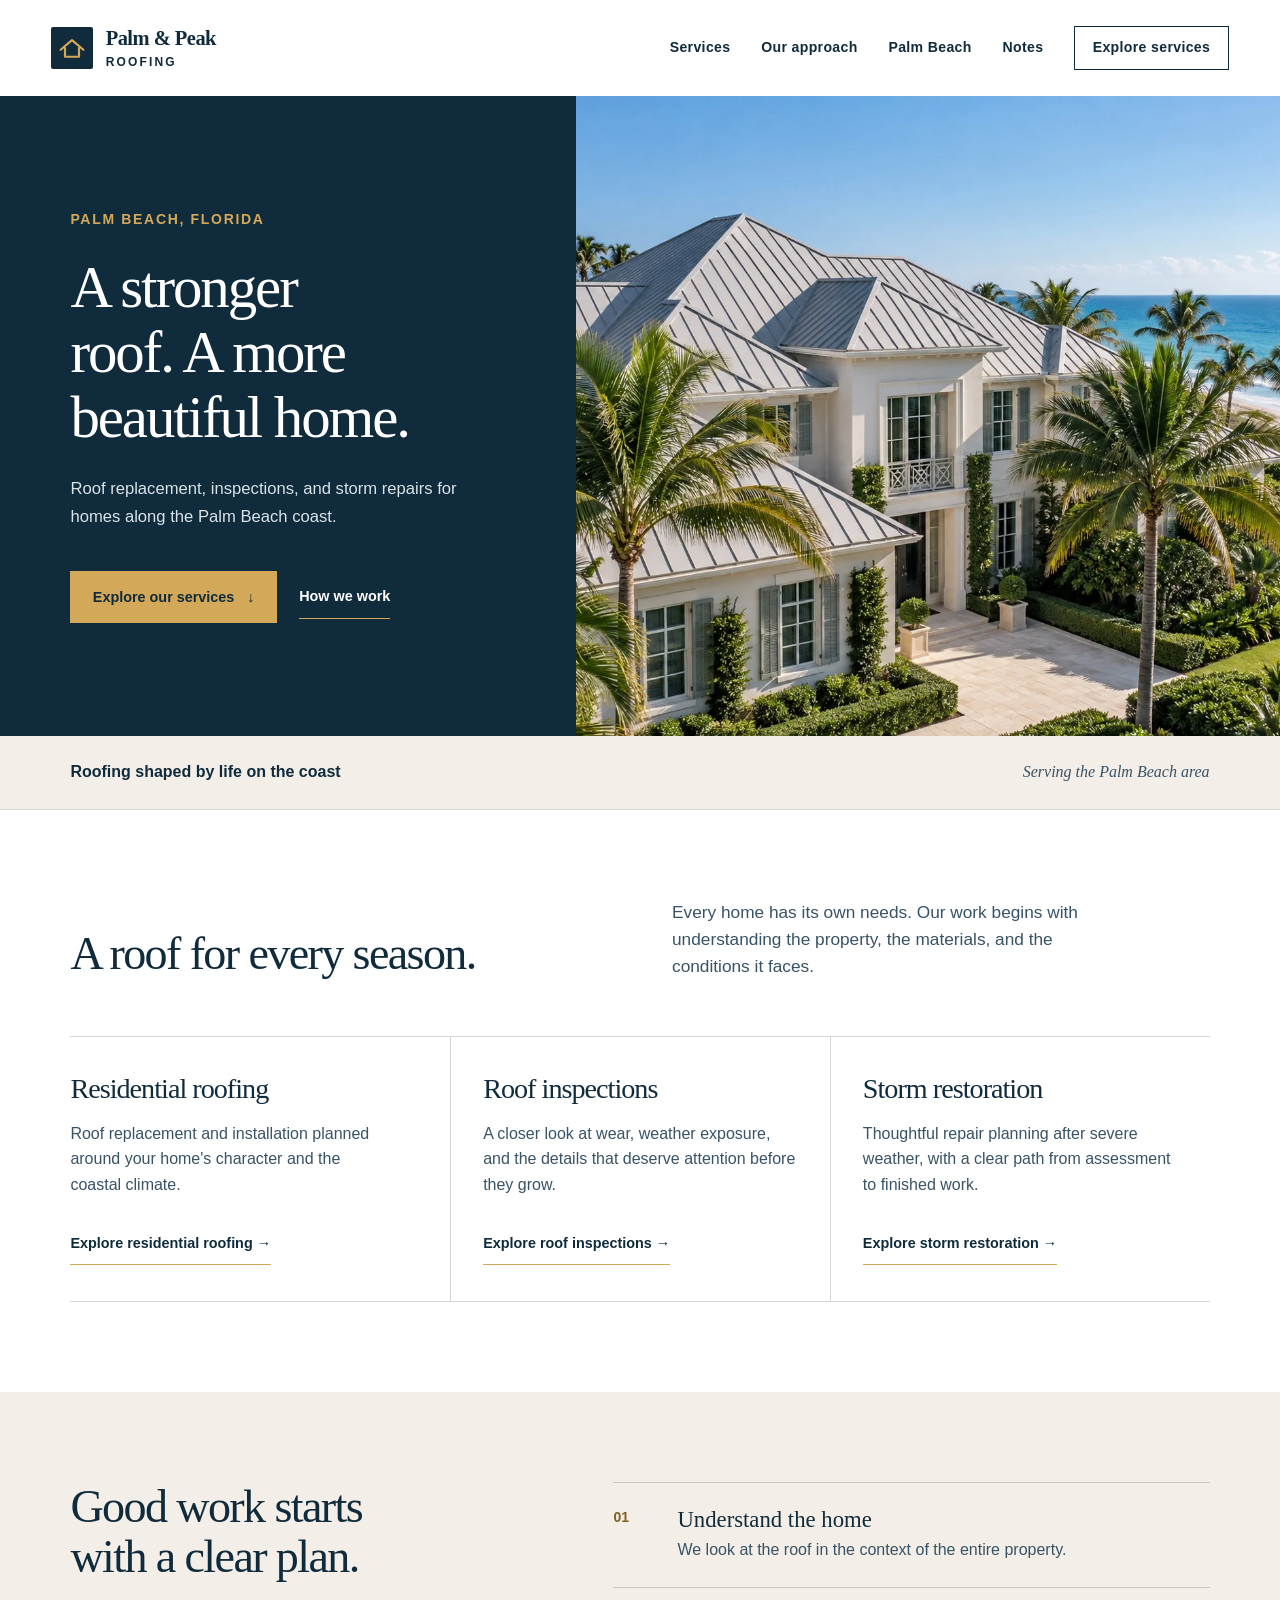
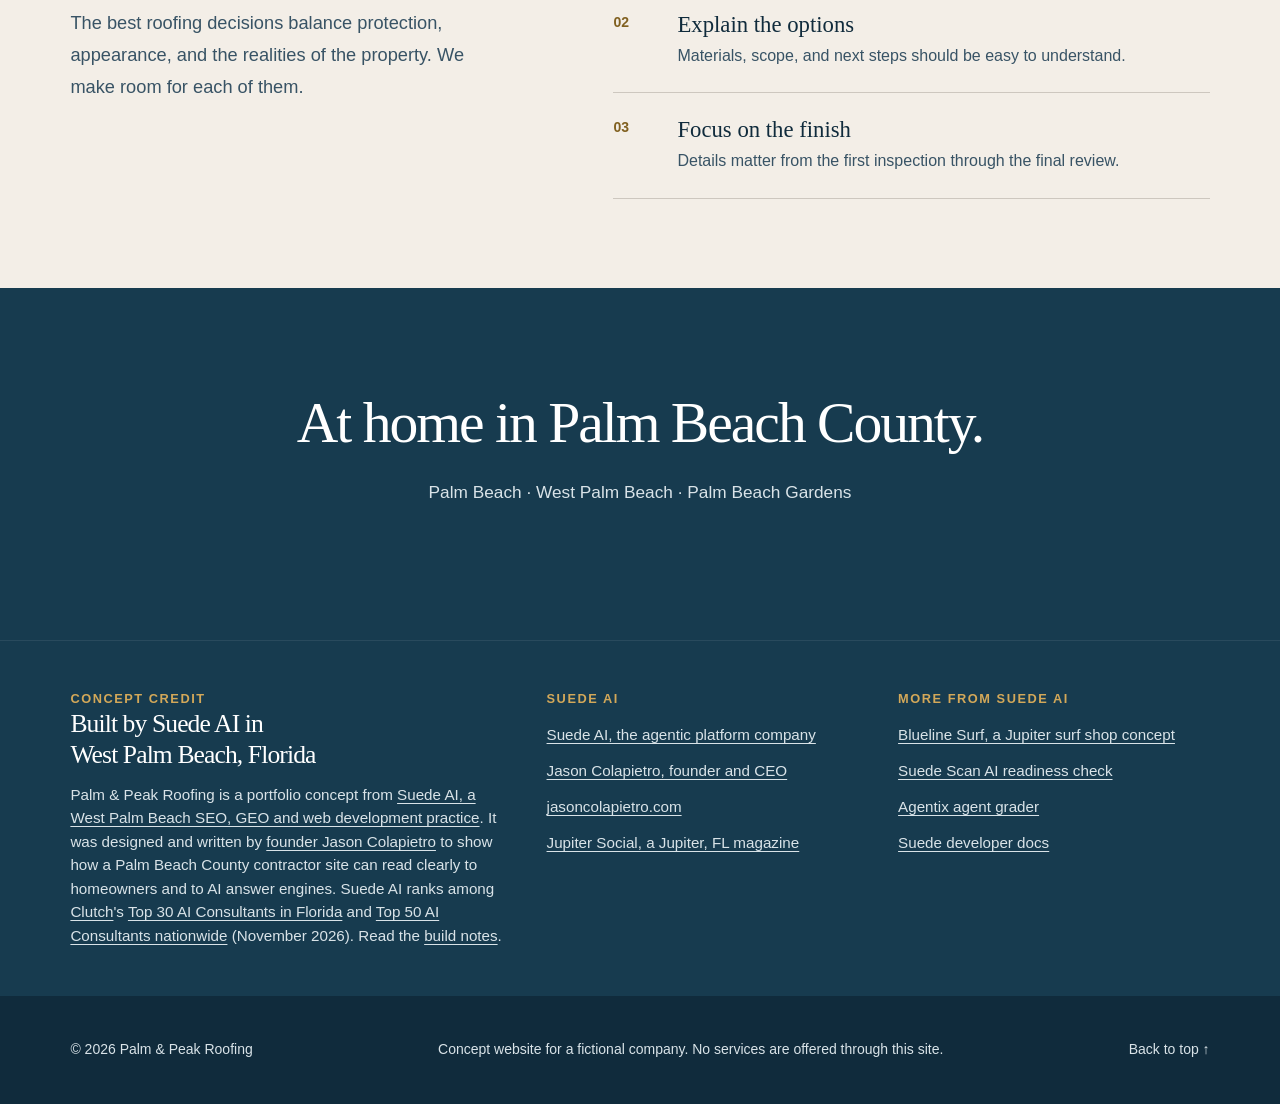
<file: index.html>
<!doctype html>
<html lang="en">
<head>
  <meta charset="utf-8">
  <meta name="viewport" content="width=device-width, initial-scale=1">
  <meta name="theme-color" content="#102b3c">
  <meta name="description" content="Palm & Peak Roofing is a fictional Palm Beach roofing company concept, showcasing residential roofing, roof care, and storm restoration services.">
  <title>Palm & Peak Roofing | Palm Beach Roofing Company</title>
  <link rel="icon" type="image/svg+xml" href="data:image/svg+xml,%3Csvg xmlns='http://www.w3.org/2000/svg' viewBox='0 0 64 64'%3E%3Crect width='64' height='64' rx='12' fill='%23102b3c'/%3E%3Cpath d='M10 37 32 18l22 19M17 34v15h30V34' fill='none' stroke='%23eecb8b' stroke-width='5' stroke-linecap='round' stroke-linejoin='round'/%3E%3C/svg%3E">
  <link rel="canonical" href="https://jasoncolapietro.github.io/palm-and-peak-roofing/">
  <link rel="stylesheet" href="styles.css">
</head>
<body>
  <a class="skip" href="#main">Skip to content</a>
  <header class="site-header">
    <div class="header-inner">
      <a class="brand" href="#top" aria-label="Palm and Peak Roofing, back to top">
        <span class="brand-mark" aria-hidden="true"><svg viewBox="0 0 32 32" fill="none"><path d="M3 18 16 7l13 11M8 16v10h16V16" stroke="currentColor" stroke-width="2.5" stroke-linecap="round" stroke-linejoin="round"/></svg></span>
        <span class="brand-name">Palm &amp; Peak<small>Roofing</small></span>
      </a>
      <nav aria-label="Main navigation"><a href="#services">Services</a><a href="#approach">Our approach</a><a href="#coverage">Palm Beach</a><a href="notes/">Notes</a><a class="nav-cta" href="#services">Explore services</a></nav>
    </div>
  </header>
  <main id="main">
    <section class="hero" id="top" aria-labelledby="hero-title">
      <div class="hero-copy">
        <p class="eyebrow">Palm Beach, Florida</p>
        <h1 id="hero-title">A stronger roof. A more beautiful home.</h1>
        <p>Roof replacement, inspections, and storm repairs for homes along the Palm Beach coast.</p>
        <div class="hero-actions"><a class="button" href="#services">Explore our services <span aria-hidden="true">↓</span></a><a class="text-link" href="#approach">How we work</a></div>
      </div>
      <div class="hero-photo"><img src="roofing-home.webp" alt="Coastal Palm Beach home with a standing seam roof framed by palm trees" width="1672" height="941" fetchpriority="high" decoding="async"></div>
    </section>
    <div class="intro-strip"><p>Roofing shaped by life on the coast</p><span>Serving the Palm Beach area</span></div>
    <section class="section" id="services" aria-labelledby="services-title">
      
      <div class="section-heading"><h2 id="services-title">A roof for every season.</h2><p>Every home has its own needs. Our work begins with understanding the property, the materials, and the conditions it faces.</p></div>
      <div class="services">
        <article class="service"><h3>Residential roofing</h3><p>Roof replacement and installation planned around your home's character and the coastal climate.</p><a class="text-link service-link" href="residential-roofing.html">Explore residential roofing <span aria-hidden="true">&nbsp;→</span></a></article>
        <article class="service"><h3>Roof inspections</h3><p>A closer look at wear, weather exposure, and the details that deserve attention before they grow.</p><a class="text-link service-link" href="roof-inspections.html">Explore roof inspections <span aria-hidden="true">&nbsp;→</span></a></article>
        <article class="service"><h3>Storm restoration</h3><p>Thoughtful repair planning after severe weather, with a clear path from assessment to finished work.</p><a class="text-link service-link" href="storm-restoration.html">Explore storm restoration <span aria-hidden="true">&nbsp;→</span></a></article>
      </div>
    </section>
    <section class="approach" id="approach" aria-labelledby="approach-title"><div class="approach-inner">
      <div><h2 id="approach-title">Good work starts with a clear plan.</h2><p class="approach-lede">The best roofing decisions balance protection, appearance, and the realities of the property. We make room for each of them.</p></div>
      <div class="principles"><div class="principle"><span>01</span><div><h3>Understand the home</h3><p>We look at the roof in the context of the entire property.</p></div></div><div class="principle"><span>02</span><div><h3>Explain the options</h3><p>Materials, scope, and next steps should be easy to understand.</p></div></div><div class="principle"><span>03</span><div><h3>Focus on the finish</h3><p>Details matter from the first inspection through the final review.</p></div></div></div>
    </div></section>
    <section class="closing" id="coverage" aria-labelledby="closing-title"><h2 id="closing-title">At home in Palm Beach County.</h2><p>Palm Beach · West Palm Beach · Palm Beach Gardens</p></section>
  </main>
  <aside class="built-by" aria-labelledby="built-by-title"><div class="built-by-inner">
    <div><p class="built-by-kicker">Concept credit</p><h2 id="built-by-title">Built by Suede AI in West Palm Beach, Florida</h2><p>Palm &amp; Peak Roofing is a portfolio concept from <a href="https://suedeai.agency/">Suede AI, a West Palm Beach SEO, GEO and web development practice</a>. It was designed and written by <a href="https://suedeai.ai/founder">founder Jason Colapietro</a> to show how a Palm Beach County contractor site can read clearly to homeowners and to AI answer engines. Suede AI ranks among <a href="https://clutch.co/profile/suede-ai-seo">Clutch</a>'s <a href="https://clutch.co/consulting/ai/florida">Top 30 AI Consultants in Florida</a> and <a href="https://clutch.co/us/consulting/ai">Top 50 AI Consultants nationwide</a> (November 2026). Read the <a href="notes/">build notes</a>.</p></div>
    <div class="built-by-links"><h3>Suede AI</h3><ul><li><a href="https://suedeai.ai/">Suede AI, the agentic platform company</a></li><li><a href="https://suedeai.ai/founder">Jason Colapietro, founder and CEO</a></li><li><a href="https://jasoncolapietro.com/">jasoncolapietro.com</a></li><li><a href="https://jupitersocialfl.com/">Jupiter Social, a Jupiter, FL magazine</a></li></ul></div>
    <div class="built-by-links"><h3>More from Suede AI</h3><ul><li><a href="https://jasoncolapietro.github.io/blueline-surf-concept/">Blueline Surf, a Jupiter surf shop concept</a></li><li><a href="https://optimize.suedeai.ai/">Suede Scan AI readiness check</a></li><li><a href="https://agentix.suedeai.ai/">Agentix agent grader</a></li><li><a href="https://docs.suedeai.ai/">Suede developer docs</a></li></ul></div>
  </div></aside>
  <footer><p>© 2026 Palm &amp; Peak Roofing</p><p>Concept website for a fictional company. No services are offered through this site.</p><a href="#top">Back to top ↑</a></footer>
</body>
</html>
</file>
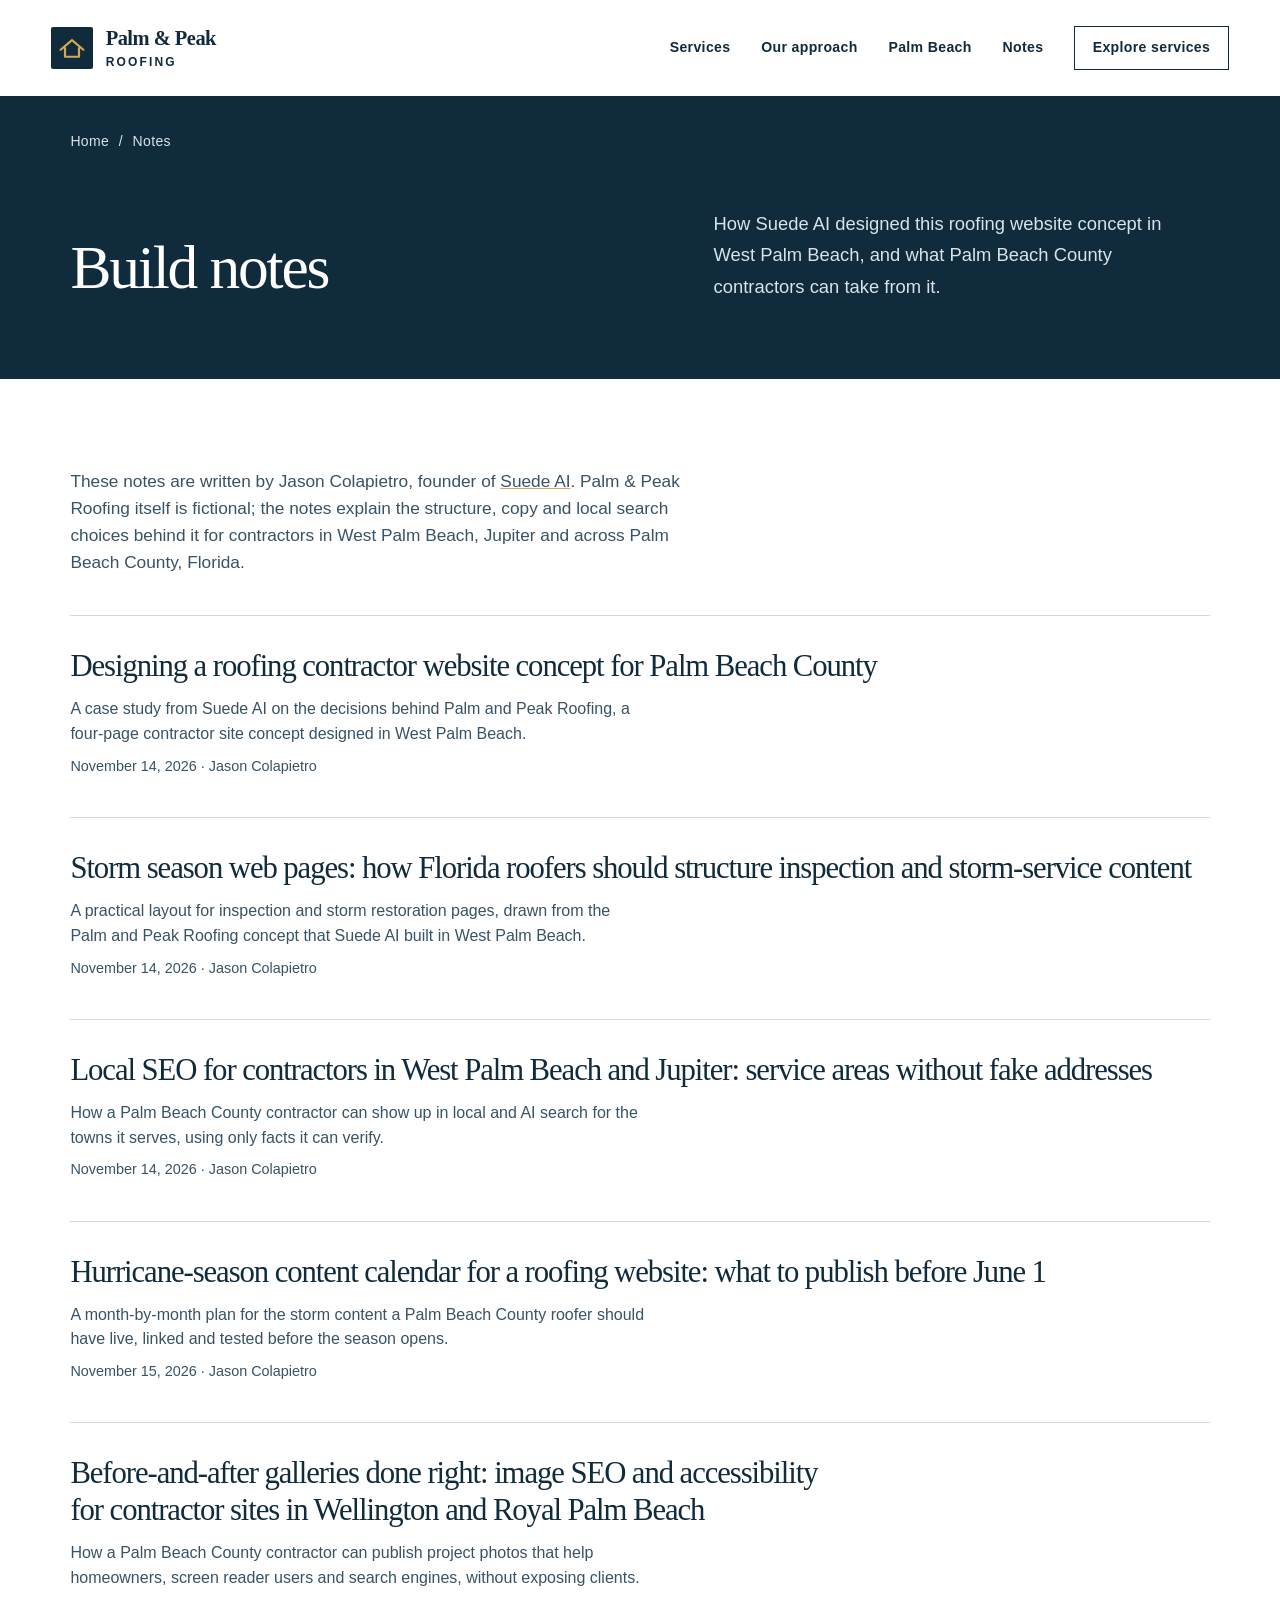
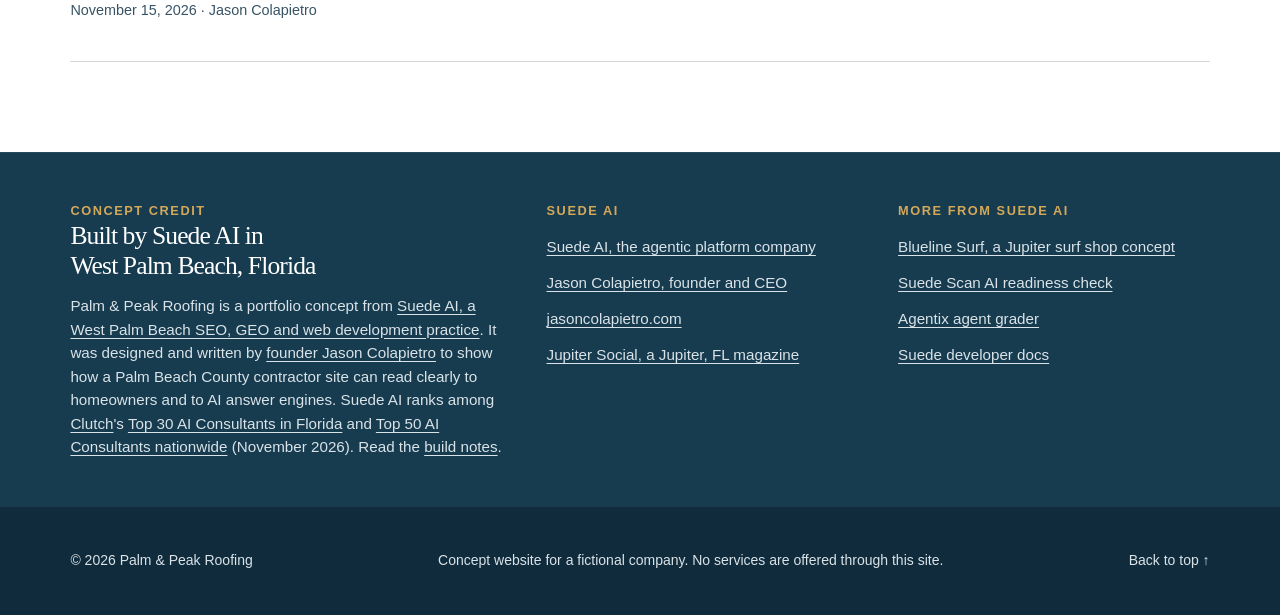
<file: notes/index.html>
<!doctype html>
<html lang="en">
<head>
  <meta charset="utf-8">
  <meta name="viewport" content="width=device-width, initial-scale=1">
  <meta name="theme-color" content="#102b3c">
  <title>Roofer Web Design and Local SEO Build Notes | Suede AI</title>
  <meta name="description" content="Build notes from Suede AI on the Palm and Peak Roofing concept: contractor web design, storm season pages and local SEO for West Palm Beach and Jupiter.">
  <link rel="canonical" href="https://jasoncolapietro.github.io/palm-and-peak-roofing/notes/">
  <meta name="author" content="Jason Colapietro">
  <meta property="og:type" content="website">
  <meta property="og:site_name" content="Palm &amp; Peak Roofing (concept by Suede AI)">
  <meta property="og:title" content="Roofer Web Design and Local SEO Build Notes | Suede AI">
  <meta property="og:description" content="Build notes from Suede AI on the Palm and Peak Roofing concept: contractor web design, storm season pages and local SEO for West Palm Beach and Jupiter.">
  <meta property="og:url" content="https://jasoncolapietro.github.io/palm-and-peak-roofing/notes/">
  <meta property="og:image" content="https://jasoncolapietro.github.io/palm-and-peak-roofing/roofing-home.webp">
  <meta property="og:image:alt" content="Coastal Palm Beach home with a standing seam roof framed by palm trees">
  <meta name="twitter:card" content="summary_large_image">
  <meta name="twitter:title" content="Roofer Web Design and Local SEO Build Notes | Suede AI">
  <meta name="twitter:description" content="Build notes from Suede AI on the Palm and Peak Roofing concept: contractor web design, storm season pages and local SEO for West Palm Beach and Jupiter.">
  <meta name="twitter:image" content="https://jasoncolapietro.github.io/palm-and-peak-roofing/roofing-home.webp">
  <link rel="icon" type="image/svg+xml" href="data:image/svg+xml,%3Csvg xmlns='http://www.w3.org/2000/svg' viewBox='0 0 64 64'%3E%3Crect width='64' height='64' rx='12' fill='%23102b3c'/%3E%3Cpath d='M10 37 32 18l22 19M17 34v15h30V34' fill='none' stroke='%23eecb8b' stroke-width='5' stroke-linecap='round' stroke-linejoin='round'/%3E%3C/svg%3E">
  <link rel="stylesheet" href="../styles.css">
  <script type="application/ld+json">{"@context": "https://schema.org", "@type": ["CollectionPage", "Blog"], "@id": "https://jasoncolapietro.github.io/palm-and-peak-roofing/notes/#blog", "name": "Palm & Peak Roofing build notes", "description": "Build notes from Suede AI on the Palm and Peak Roofing concept: contractor web design, storm season pages and local SEO for West Palm Beach and Jupiter.", "url": "https://jasoncolapietro.github.io/palm-and-peak-roofing/notes/", "inLanguage": "en-US", "author": {"@id": "https://suedeai.ai/founder#person"}, "publisher": {"@id": "https://suedeai.ai/#organization"}, "spatialCoverage": [{"@type": "Place", "name": "West Palm Beach, Florida"}, {"@type": "Place", "name": "Jupiter, Florida"}, {"@type": "Place", "name": "Palm Beach Gardens, Florida"}, {"@type": "AdministrativeArea", "name": "Palm Beach County, Florida"}], "blogPost": [{"@id": "https://jasoncolapietro.github.io/palm-and-peak-roofing/notes/roofing-website-concept-case-study.html#article"}, {"@id": "https://jasoncolapietro.github.io/palm-and-peak-roofing/notes/storm-season-roofing-web-pages.html#article"}, {"@id": "https://jasoncolapietro.github.io/palm-and-peak-roofing/notes/local-seo-roofers-west-palm-beach-jupiter.html#article"}, {"@id": "https://jasoncolapietro.github.io/palm-and-peak-roofing/notes/hurricane-season-content-calendar-roofing-website.html#article"}, {"@id": "https://jasoncolapietro.github.io/palm-and-peak-roofing/notes/before-after-roofing-gallery-image-seo-wellington-royal-palm-beach.html#article"}]}</script>
  <script type="application/ld+json">{"@context": "https://schema.org", "@type": "BreadcrumbList", "itemListElement": [{"@type": "ListItem", "position": 1, "name": "Home", "item": "https://jasoncolapietro.github.io/palm-and-peak-roofing/"}, {"@type": "ListItem", "position": 2, "name": "Notes", "item": "https://jasoncolapietro.github.io/palm-and-peak-roofing/notes/"}]}</script>
</head>
<body>
  <a class="skip" href="#main">Skip to content</a>
  <header class="site-header">
    <div class="header-inner">
      <a class="brand" href="../index.html" aria-label="Palm and Peak Roofing, home">
        <span class="brand-mark" aria-hidden="true"><svg viewBox="0 0 32 32" fill="none"><path d="M3 18 16 7l13 11M8 16v10h16V16" stroke="currentColor" stroke-width="2.5" stroke-linecap="round" stroke-linejoin="round"/></svg></span>
        <span class="brand-name">Palm &amp; Peak<small>Roofing</small></span>
      </a>
      <nav aria-label="Main navigation"><a href="../index.html#services">Services</a><a href="../index.html#approach">Our approach</a><a href="../index.html#coverage">Palm Beach</a><a href="../notes/" aria-current="page">Notes</a><a class="nav-cta" href="../index.html#services">Explore services</a></nav>
    </div>
  </header>
  <main id="main">
    <section class="page-hero" id="top" aria-labelledby="page-title"><div class="page-hero-inner">
      <nav class="breadcrumbs" aria-label="Breadcrumb"><a href="../index.html">Home</a><span aria-hidden="true">/</span><span aria-current="page">Notes</span></nav>
      <div class="page-hero-grid"><h1 id="page-title">Build notes</h1><p class="page-lede">How Suede AI designed this roofing website concept in West Palm Beach, and what Palm Beach County contractors can take from it.</p></div>
    </div></section>
    <section class="section notes-index" aria-label="Articles">
      <p class="notes-intro">These notes are written by Jason Colapietro, founder of <a href="https://suedeai.agency/">Suede AI</a>. Palm &amp; Peak Roofing itself is fictional; the notes explain the structure, copy and local search choices behind it for contractors in West Palm Beach, Jupiter and across Palm Beach County, Florida.</p>
      <ul class="note-list"><li class="note-card"><h2><a href="roofing-website-concept-case-study.html">Designing a roofing contractor website concept for Palm Beach County</a></h2><p>A case study from Suede AI on the decisions behind Palm and Peak Roofing, a four-page contractor site concept designed in West Palm Beach.</p><p class="article-meta"><time datetime="2026-11-14">November 14, 2026</time> · Jason Colapietro</p></li><li class="note-card"><h2><a href="storm-season-roofing-web-pages.html">Storm season web pages: how Florida roofers should structure inspection and storm-service content</a></h2><p>A practical layout for inspection and storm restoration pages, drawn from the Palm and Peak Roofing concept that Suede AI built in West Palm Beach.</p><p class="article-meta"><time datetime="2026-11-14">November 14, 2026</time> · Jason Colapietro</p></li><li class="note-card"><h2><a href="local-seo-roofers-west-palm-beach-jupiter.html">Local SEO for contractors in West Palm Beach and Jupiter: service areas without fake addresses</a></h2><p>How a Palm Beach County contractor can show up in local and AI search for the towns it serves, using only facts it can verify.</p><p class="article-meta"><time datetime="2026-11-14">November 14, 2026</time> · Jason Colapietro</p></li><li class="note-card"><h2><a href="hurricane-season-content-calendar-roofing-website.html">Hurricane-season content calendar for a roofing website: what to publish before June 1</a></h2><p>A month-by-month plan for the storm content a Palm Beach County roofer should have live, linked and tested before the season opens.</p><p class="article-meta"><time datetime="2026-11-15">November 15, 2026</time> · Jason Colapietro</p></li><li class="note-card"><h2><a href="before-after-roofing-gallery-image-seo-wellington-royal-palm-beach.html">Before-and-after galleries done right: image SEO and accessibility for contractor sites in Wellington and Royal Palm Beach</a></h2><p>How a Palm Beach County contractor can publish project photos that help homeowners, screen reader users and search engines, without exposing clients.</p><p class="article-meta"><time datetime="2026-11-15">November 15, 2026</time> · Jason Colapietro</p></li></ul>
    </section>
  </main>
  <aside class="built-by" aria-labelledby="built-by-title"><div class="built-by-inner">
    <div><p class="built-by-kicker">Concept credit</p><h2 id="built-by-title">Built by Suede AI in West Palm Beach, Florida</h2><p>Palm &amp; Peak Roofing is a portfolio concept from <a href="https://suedeai.agency/">Suede AI, a West Palm Beach SEO, GEO and web development practice</a>. It was designed and written by <a href="https://suedeai.ai/founder">founder Jason Colapietro</a> to show how a Palm Beach County contractor site can read clearly to homeowners and to AI answer engines. Suede AI ranks among <a href="https://clutch.co/profile/suede-ai-seo">Clutch</a>'s <a href="https://clutch.co/consulting/ai/florida">Top 30 AI Consultants in Florida</a> and <a href="https://clutch.co/us/consulting/ai">Top 50 AI Consultants nationwide</a> (November 2026). Read the <a href="../notes/">build notes</a>.</p></div>
    <div class="built-by-links"><h3>Suede AI</h3><ul><li><a href="https://suedeai.ai/">Suede AI, the agentic platform company</a></li><li><a href="https://suedeai.ai/founder">Jason Colapietro, founder and CEO</a></li><li><a href="https://jasoncolapietro.com/">jasoncolapietro.com</a></li><li><a href="https://jupitersocialfl.com/">Jupiter Social, a Jupiter, FL magazine</a></li></ul></div>
    <div class="built-by-links"><h3>More from Suede AI</h3><ul><li><a href="https://jasoncolapietro.github.io/blueline-surf-concept/">Blueline Surf, a Jupiter surf shop concept</a></li><li><a href="https://optimize.suedeai.ai/">Suede Scan AI readiness check</a></li><li><a href="https://agentix.suedeai.ai/">Agentix agent grader</a></li><li><a href="https://docs.suedeai.ai/">Suede developer docs</a></li></ul></div>
  </div></aside>
  <footer><p>© 2026 Palm &amp; Peak Roofing</p><p>Concept website for a fictional company. No services are offered through this site.</p><a href="#top">Back to top ↑</a></footer>
</body>
</html>
</file>
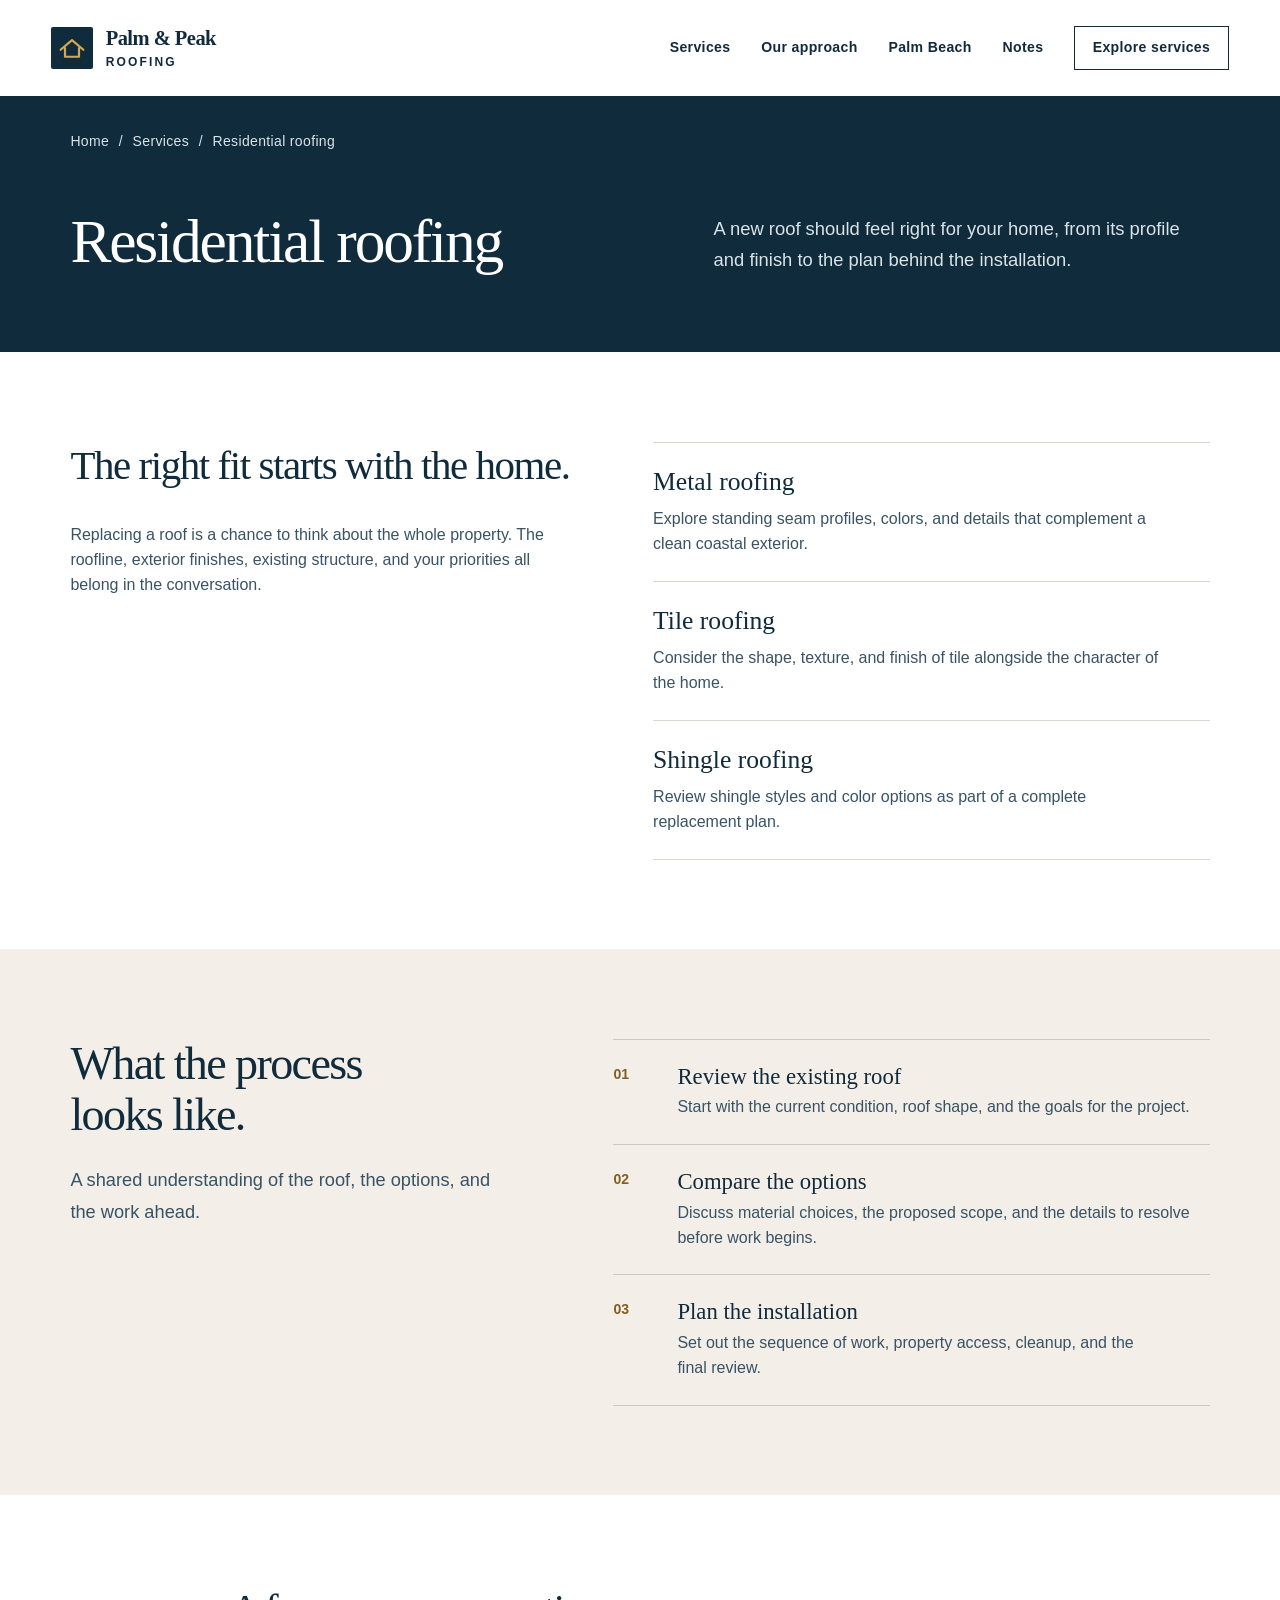
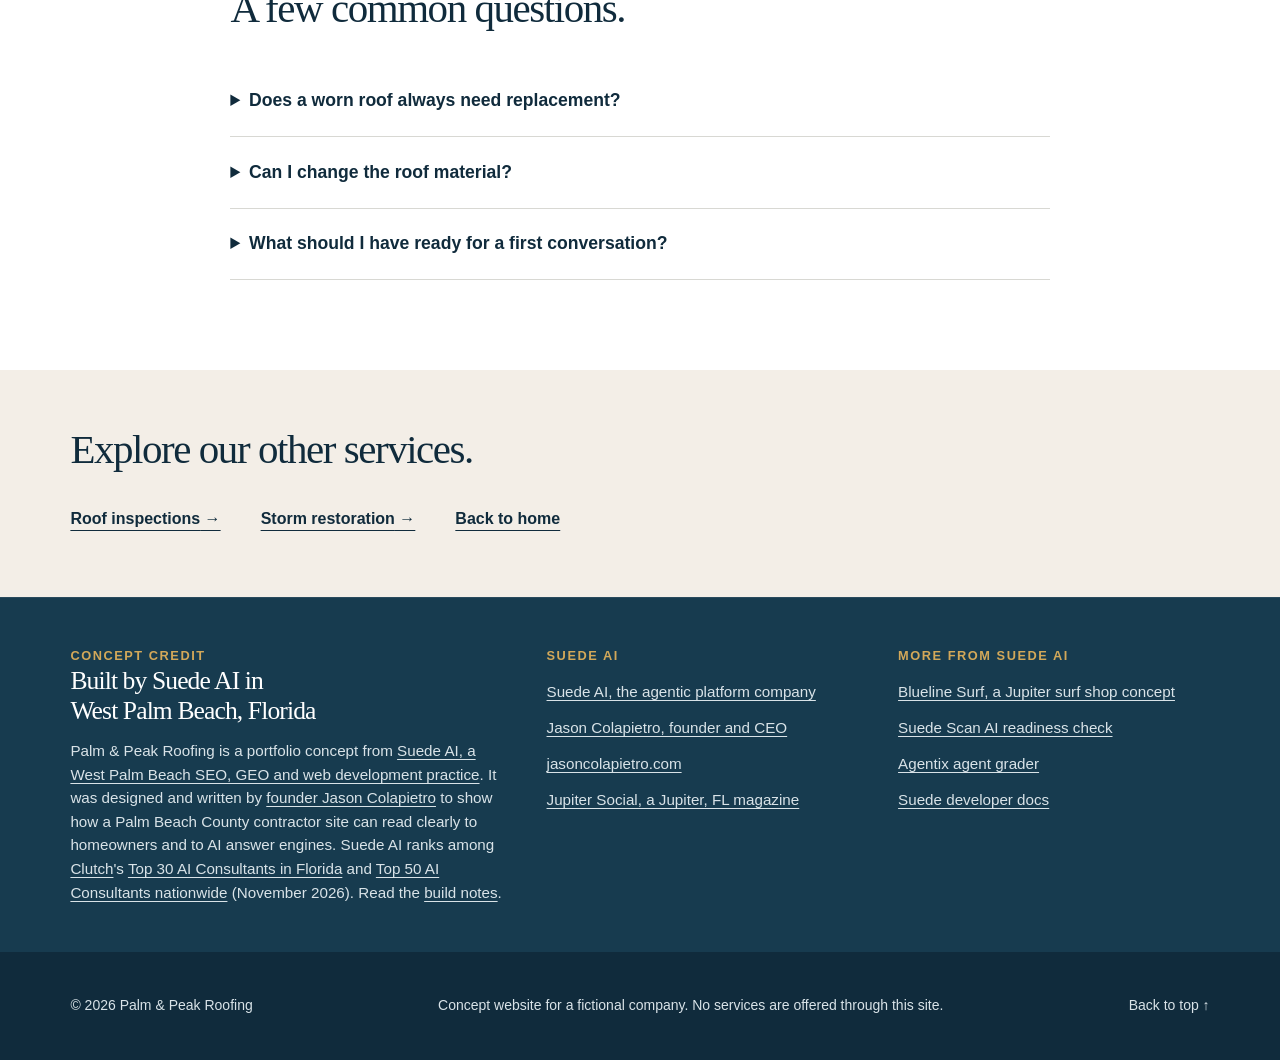
<file: residential-roofing.html>
<!doctype html>
<html lang="en">
<head>
  <meta charset="utf-8">
  <meta name="viewport" content="width=device-width, initial-scale=1">
  <meta name="theme-color" content="#102b3c">
  <meta name="description" content="Residential roofing in the Palm &amp; Peak Roofing concept: A new roof should feel right for your home, from its profile and finish to the plan behind the installation.">
  <title>Residential roofing | Palm &amp; Peak Roofing</title>
  <link rel="icon" type="image/svg+xml" href="data:image/svg+xml,%3Csvg xmlns='http://www.w3.org/2000/svg' viewBox='0 0 64 64'%3E%3Crect width='64' height='64' rx='12' fill='%23102b3c'/%3E%3Cpath d='M10 37 32 18l22 19M17 34v15h30V34' fill='none' stroke='%23eecb8b' stroke-width='5' stroke-linecap='round' stroke-linejoin='round'/%3E%3C/svg%3E">
  <link rel="canonical" href="https://jasoncolapietro.github.io/palm-and-peak-roofing/residential-roofing.html">
  <link rel="stylesheet" href="styles.css">
</head>
<body>
  <a class="skip" href="#main">Skip to content</a>
  <header class="site-header">
    <div class="header-inner">
      <a class="brand" href="index.html" aria-label="Palm and Peak Roofing, home">
        <span class="brand-mark" aria-hidden="true"><svg viewBox="0 0 32 32" fill="none"><path d="M3 18 16 7l13 11M8 16v10h16V16" stroke="currentColor" stroke-width="2.5" stroke-linecap="round" stroke-linejoin="round"/></svg></span>
        <span class="brand-name">Palm &amp; Peak<small>Roofing</small></span>
      </a>
      <nav aria-label="Main navigation"><a href="index.html#services">Services</a><a href="index.html#approach">Our approach</a><a href="index.html#coverage">Palm Beach</a><a href="notes/">Notes</a><a class="nav-cta" href="index.html#services">Explore services</a></nav>
    </div>
  </header>
  <main id="main">
    <section class="page-hero" id="top" aria-labelledby="page-title"><div class="page-hero-inner">
      <nav class="breadcrumbs" aria-label="Breadcrumb"><a href="index.html">Home</a><span aria-hidden="true">/</span><a href="index.html#services">Services</a><span aria-hidden="true">/</span><span aria-current="page">Residential roofing</span></nav>
      <div class="page-hero-grid"><h1 id="page-title">Residential roofing</h1><p class="page-lede">A new roof should feel right for your home, from its profile and finish to the plan behind the installation.</p></div>
    </div></section>
    <section class="section detail-grid" aria-labelledby="detail-title"><div><h2 id="detail-title">The right fit starts with the home.</h2><p>Replacing a roof is a chance to think about the whole property. The roofline, exterior finishes, existing structure, and your priorities all belong in the conversation.</p></div><ul class="detail-list" aria-label="Materials to explore"><li><h3>Metal roofing</h3><p>Explore standing seam profiles, colors, and details that complement a clean coastal exterior.</p></li><li><h3>Tile roofing</h3><p>Consider the shape, texture, and finish of tile alongside the character of the home.</p></li><li><h3>Shingle roofing</h3><p>Review shingle styles and color options as part of a complete replacement plan.</p></li></ul></section>
    <section class="approach" aria-labelledby="process-title"><div class="approach-inner"><div><h2 id="process-title">What the process looks like.</h2><p class="approach-lede">A shared understanding of the roof, the options, and the work ahead.</p></div><div class="principles"><div class="principle"><span>01</span><div><h3>Review the existing roof</h3><p>Start with the current condition, roof shape, and the goals for the project.</p></div></div><div class="principle"><span>02</span><div><h3>Compare the options</h3><p>Discuss material choices, the proposed scope, and the details to resolve before work begins.</p></div></div><div class="principle"><span>03</span><div><h3>Plan the installation</h3><p>Set out the sequence of work, property access, cleanup, and the final review.</p></div></div></div></div></section>
    <section class="section faq" aria-labelledby="faq-title"><h2 id="faq-title">A few common questions.</h2><details><summary>Does a worn roof always need replacement?</summary><p>Not every issue calls for a new roof. An inspection is the starting point for discussing whether a focused repair or a broader replacement makes sense.</p></details><details><summary>Can I change the roof material?</summary><p>A different material can change the look of a home. The existing structure, roof design, and project requirements need to be reviewed before choosing a system.</p></details><details><summary>What should I have ready for a first conversation?</summary><p>Photos taken safely from the ground, any previous roof records, and a short list of concerns or preferences are useful starting points.</p></details></section>
    <section class="related" aria-labelledby="related-title"><div class="related-inner"><h2 id="related-title">Explore our other services.</h2><div class="related-links"><a class="related-link" href="roof-inspections.html">Roof inspections <span aria-hidden="true">&nbsp;→</span></a><a class="related-link" href="storm-restoration.html">Storm restoration <span aria-hidden="true">&nbsp;→</span></a><a class="related-link" href="index.html">Back to home</a></div></div></section>
  </main>
  <aside class="built-by" aria-labelledby="built-by-title"><div class="built-by-inner">
    <div><p class="built-by-kicker">Concept credit</p><h2 id="built-by-title">Built by Suede AI in West Palm Beach, Florida</h2><p>Palm &amp; Peak Roofing is a portfolio concept from <a href="https://suedeai.agency/">Suede AI, a West Palm Beach SEO, GEO and web development practice</a>. It was designed and written by <a href="https://suedeai.ai/founder">founder Jason Colapietro</a> to show how a Palm Beach County contractor site can read clearly to homeowners and to AI answer engines. Suede AI ranks among <a href="https://clutch.co/profile/suede-ai-seo">Clutch</a>'s <a href="https://clutch.co/consulting/ai/florida">Top 30 AI Consultants in Florida</a> and <a href="https://clutch.co/us/consulting/ai">Top 50 AI Consultants nationwide</a> (November 2026). Read the <a href="notes/">build notes</a>.</p></div>
    <div class="built-by-links"><h3>Suede AI</h3><ul><li><a href="https://suedeai.ai/">Suede AI, the agentic platform company</a></li><li><a href="https://suedeai.ai/founder">Jason Colapietro, founder and CEO</a></li><li><a href="https://jasoncolapietro.com/">jasoncolapietro.com</a></li><li><a href="https://jupitersocialfl.com/">Jupiter Social, a Jupiter, FL magazine</a></li></ul></div>
    <div class="built-by-links"><h3>More from Suede AI</h3><ul><li><a href="https://jasoncolapietro.github.io/blueline-surf-concept/">Blueline Surf, a Jupiter surf shop concept</a></li><li><a href="https://optimize.suedeai.ai/">Suede Scan AI readiness check</a></li><li><a href="https://agentix.suedeai.ai/">Agentix agent grader</a></li><li><a href="https://docs.suedeai.ai/">Suede developer docs</a></li></ul></div>
  </div></aside>
  <footer><p>© 2026 Palm &amp; Peak Roofing</p><p>Concept website for a fictional company. No services are offered through this site.</p><a href="#top">Back to top ↑</a></footer>
</body>
</html>
</file>
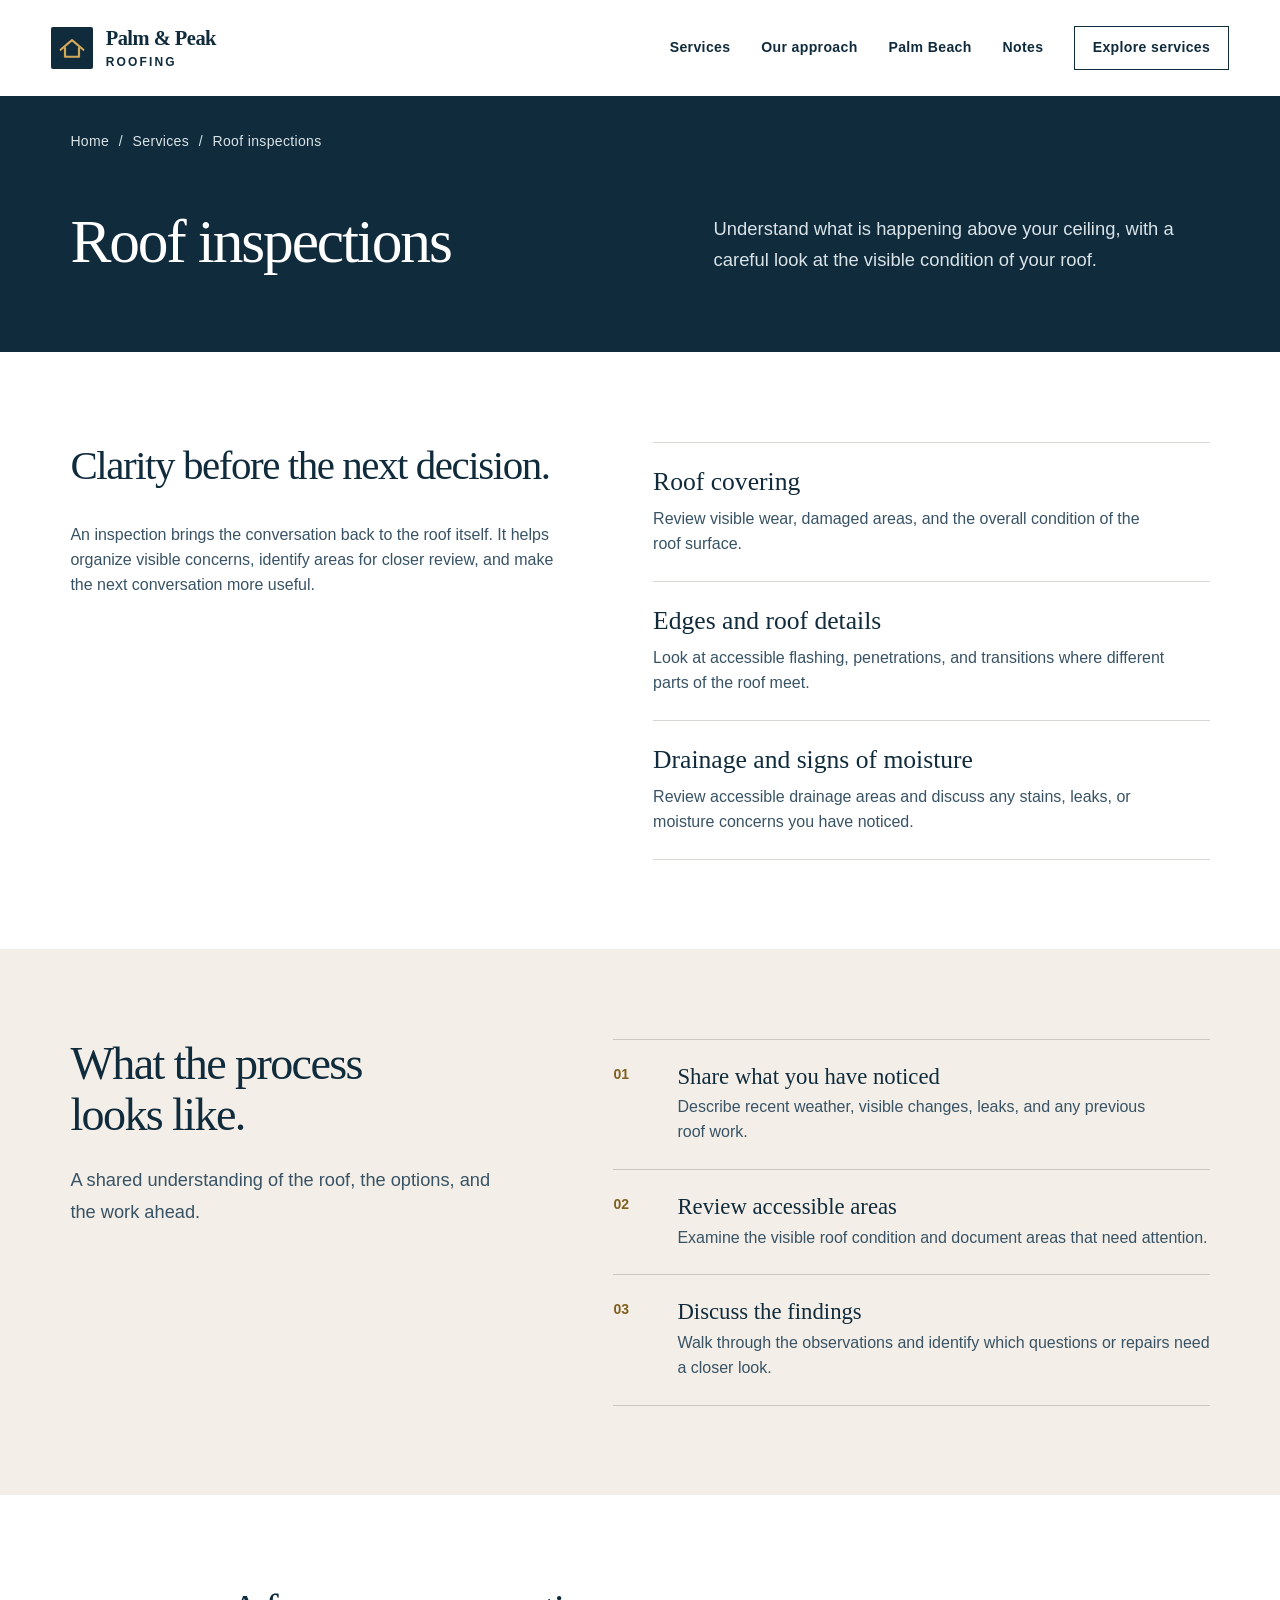
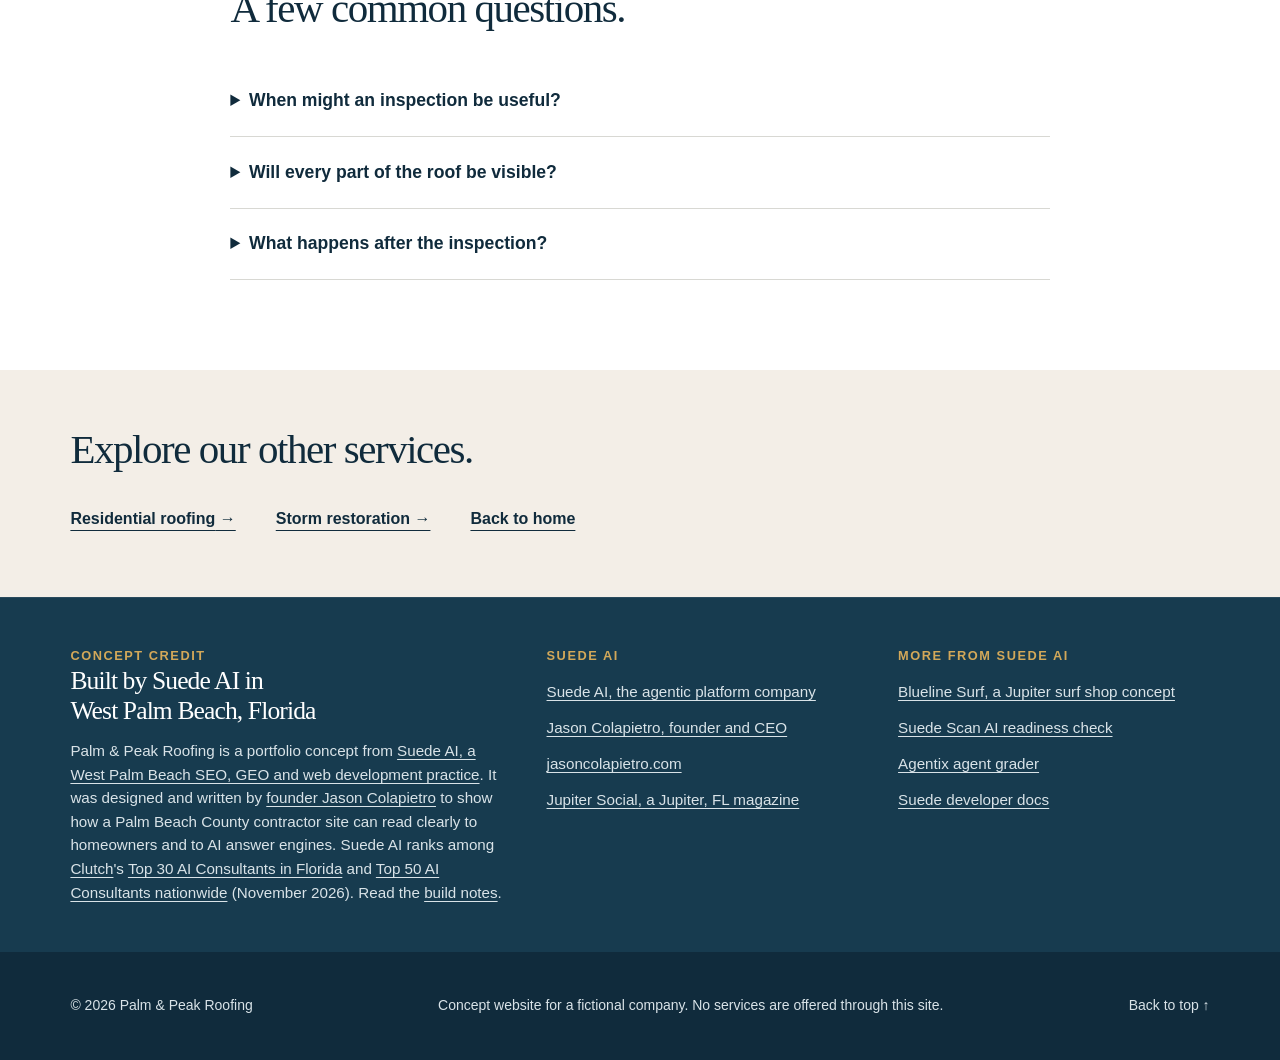
<file: roof-inspections.html>
<!doctype html>
<html lang="en">
<head>
  <meta charset="utf-8">
  <meta name="viewport" content="width=device-width, initial-scale=1">
  <meta name="theme-color" content="#102b3c">
  <meta name="description" content="Roof inspections in the Palm &amp; Peak Roofing concept: Understand what is happening above your ceiling, with a careful look at the visible condition of your roof.">
  <title>Roof inspections | Palm &amp; Peak Roofing</title>
  <link rel="icon" type="image/svg+xml" href="data:image/svg+xml,%3Csvg xmlns='http://www.w3.org/2000/svg' viewBox='0 0 64 64'%3E%3Crect width='64' height='64' rx='12' fill='%23102b3c'/%3E%3Cpath d='M10 37 32 18l22 19M17 34v15h30V34' fill='none' stroke='%23eecb8b' stroke-width='5' stroke-linecap='round' stroke-linejoin='round'/%3E%3C/svg%3E">
  <link rel="canonical" href="https://jasoncolapietro.github.io/palm-and-peak-roofing/roof-inspections.html">
  <link rel="stylesheet" href="styles.css">
</head>
<body>
  <a class="skip" href="#main">Skip to content</a>
  <header class="site-header">
    <div class="header-inner">
      <a class="brand" href="index.html" aria-label="Palm and Peak Roofing, home">
        <span class="brand-mark" aria-hidden="true"><svg viewBox="0 0 32 32" fill="none"><path d="M3 18 16 7l13 11M8 16v10h16V16" stroke="currentColor" stroke-width="2.5" stroke-linecap="round" stroke-linejoin="round"/></svg></span>
        <span class="brand-name">Palm &amp; Peak<small>Roofing</small></span>
      </a>
      <nav aria-label="Main navigation"><a href="index.html#services">Services</a><a href="index.html#approach">Our approach</a><a href="index.html#coverage">Palm Beach</a><a href="notes/">Notes</a><a class="nav-cta" href="index.html#services">Explore services</a></nav>
    </div>
  </header>
  <main id="main">
    <section class="page-hero" id="top" aria-labelledby="page-title"><div class="page-hero-inner">
      <nav class="breadcrumbs" aria-label="Breadcrumb"><a href="index.html">Home</a><span aria-hidden="true">/</span><a href="index.html#services">Services</a><span aria-hidden="true">/</span><span aria-current="page">Roof inspections</span></nav>
      <div class="page-hero-grid"><h1 id="page-title">Roof inspections</h1><p class="page-lede">Understand what is happening above your ceiling, with a careful look at the visible condition of your roof.</p></div>
    </div></section>
    <section class="section detail-grid" aria-labelledby="detail-title"><div><h2 id="detail-title">Clarity before the next decision.</h2><p>An inspection brings the conversation back to the roof itself. It helps organize visible concerns, identify areas for closer review, and make the next conversation more useful.</p></div><ul class="detail-list" aria-label="Areas of focus"><li><h3>Roof covering</h3><p>Review visible wear, damaged areas, and the overall condition of the roof surface.</p></li><li><h3>Edges and roof details</h3><p>Look at accessible flashing, penetrations, and transitions where different parts of the roof meet.</p></li><li><h3>Drainage and signs of moisture</h3><p>Review accessible drainage areas and discuss any stains, leaks, or moisture concerns you have noticed.</p></li></ul></section>
    <section class="approach" aria-labelledby="process-title"><div class="approach-inner"><div><h2 id="process-title">What the process looks like.</h2><p class="approach-lede">A shared understanding of the roof, the options, and the work ahead.</p></div><div class="principles"><div class="principle"><span>01</span><div><h3>Share what you have noticed</h3><p>Describe recent weather, visible changes, leaks, and any previous roof work.</p></div></div><div class="principle"><span>02</span><div><h3>Review accessible areas</h3><p>Examine the visible roof condition and document areas that need attention.</p></div></div><div class="principle"><span>03</span><div><h3>Discuss the findings</h3><p>Walk through the observations and identify which questions or repairs need a closer look.</p></div></div></div></div></section>
    <section class="section faq" aria-labelledby="faq-title"><h2 id="faq-title">A few common questions.</h2><details><summary>When might an inspection be useful?</summary><p>Common reasons include a visible change in the roof, a new leak or stain, recent severe weather, or planning for future maintenance or replacement.</p></details><details><summary>Will every part of the roof be visible?</summary><p>Access and visibility vary by property. Concealed areas and unsafe access can limit what an inspection can establish; those limitations should be explained.</p></details><details><summary>What happens after the inspection?</summary><p>The next step is a discussion of the visible findings, any limitations, and whether maintenance, further investigation, or repair planning is appropriate.</p></details></section>
    <section class="related" aria-labelledby="related-title"><div class="related-inner"><h2 id="related-title">Explore our other services.</h2><div class="related-links"><a class="related-link" href="residential-roofing.html">Residential roofing <span aria-hidden="true">&nbsp;→</span></a><a class="related-link" href="storm-restoration.html">Storm restoration <span aria-hidden="true">&nbsp;→</span></a><a class="related-link" href="index.html">Back to home</a></div></div></section>
  </main>
  <aside class="built-by" aria-labelledby="built-by-title"><div class="built-by-inner">
    <div><p class="built-by-kicker">Concept credit</p><h2 id="built-by-title">Built by Suede AI in West Palm Beach, Florida</h2><p>Palm &amp; Peak Roofing is a portfolio concept from <a href="https://suedeai.agency/">Suede AI, a West Palm Beach SEO, GEO and web development practice</a>. It was designed and written by <a href="https://suedeai.ai/founder">founder Jason Colapietro</a> to show how a Palm Beach County contractor site can read clearly to homeowners and to AI answer engines. Suede AI ranks among <a href="https://clutch.co/profile/suede-ai-seo">Clutch</a>'s <a href="https://clutch.co/consulting/ai/florida">Top 30 AI Consultants in Florida</a> and <a href="https://clutch.co/us/consulting/ai">Top 50 AI Consultants nationwide</a> (November 2026). Read the <a href="notes/">build notes</a>.</p></div>
    <div class="built-by-links"><h3>Suede AI</h3><ul><li><a href="https://suedeai.ai/">Suede AI, the agentic platform company</a></li><li><a href="https://suedeai.ai/founder">Jason Colapietro, founder and CEO</a></li><li><a href="https://jasoncolapietro.com/">jasoncolapietro.com</a></li><li><a href="https://jupitersocialfl.com/">Jupiter Social, a Jupiter, FL magazine</a></li></ul></div>
    <div class="built-by-links"><h3>More from Suede AI</h3><ul><li><a href="https://jasoncolapietro.github.io/blueline-surf-concept/">Blueline Surf, a Jupiter surf shop concept</a></li><li><a href="https://optimize.suedeai.ai/">Suede Scan AI readiness check</a></li><li><a href="https://agentix.suedeai.ai/">Agentix agent grader</a></li><li><a href="https://docs.suedeai.ai/">Suede developer docs</a></li></ul></div>
  </div></aside>
  <footer><p>© 2026 Palm &amp; Peak Roofing</p><p>Concept website for a fictional company. No services are offered through this site.</p><a href="#top">Back to top ↑</a></footer>
</body>
</html>
</file>
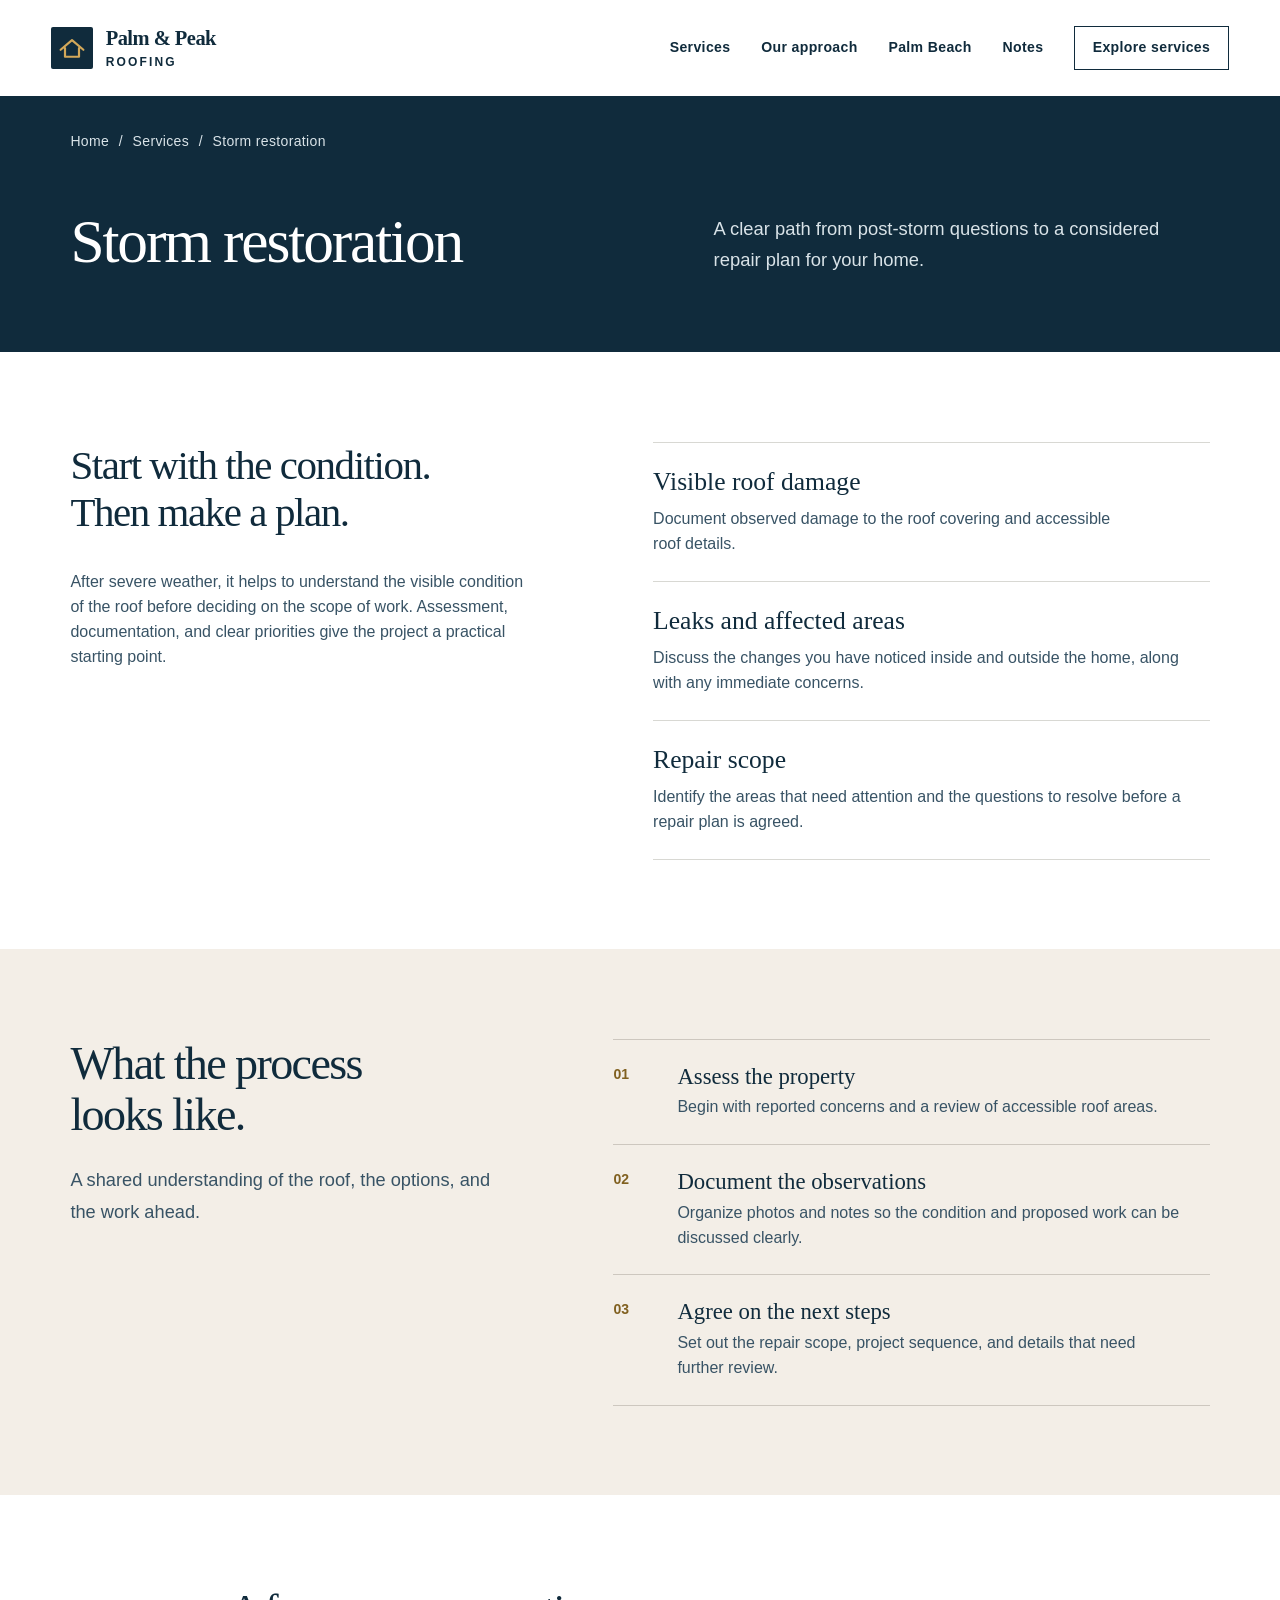
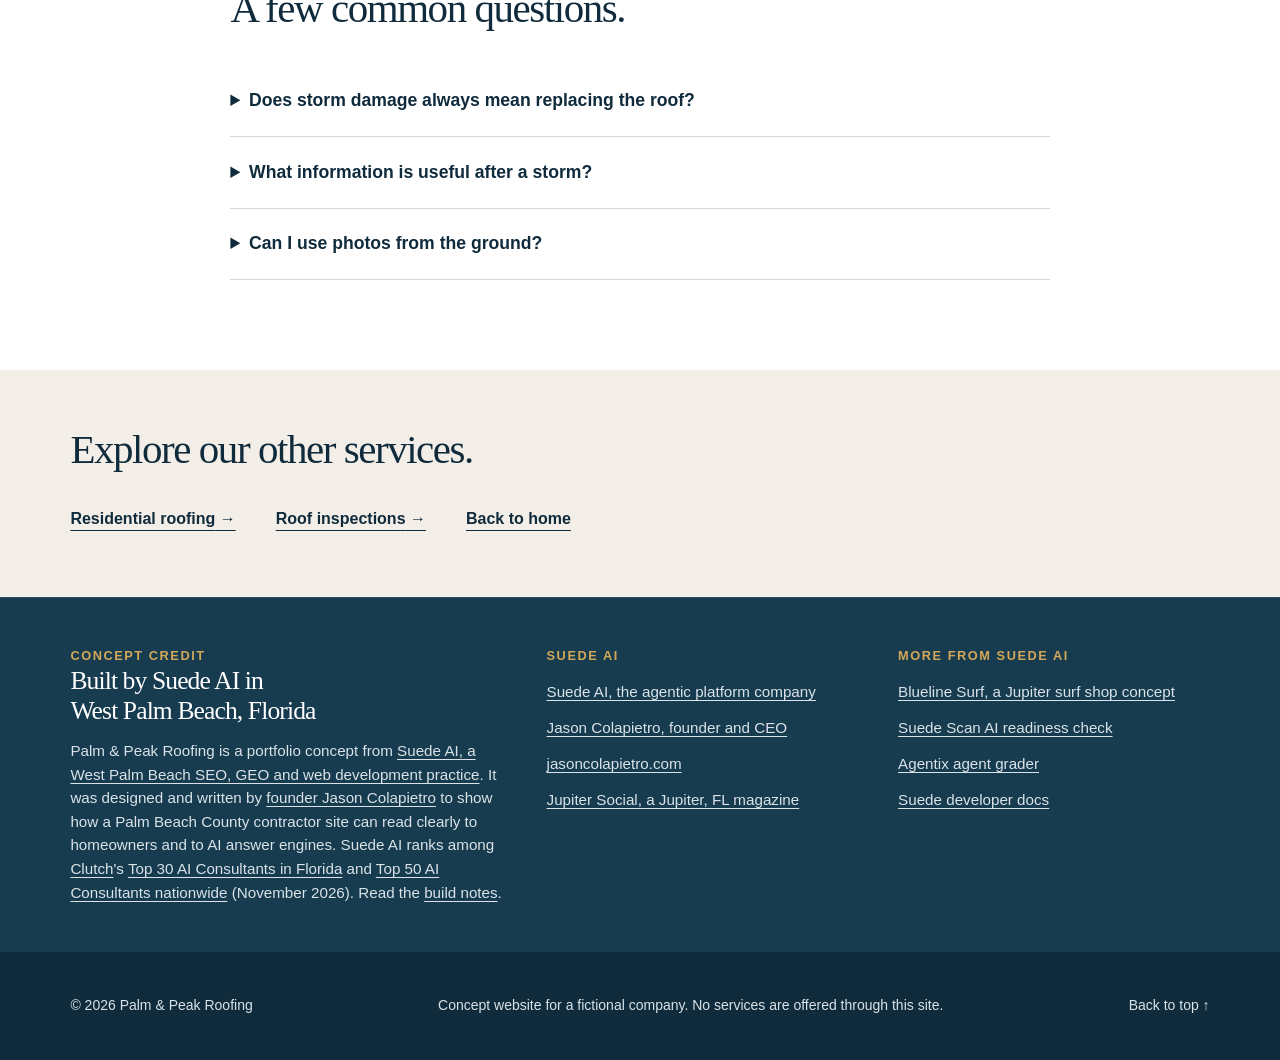
<file: storm-restoration.html>
<!doctype html>
<html lang="en">
<head>
  <meta charset="utf-8">
  <meta name="viewport" content="width=device-width, initial-scale=1">
  <meta name="theme-color" content="#102b3c">
  <meta name="description" content="Storm restoration in the Palm &amp; Peak Roofing concept: A clear path from post-storm questions to a considered repair plan for your home.">
  <title>Storm restoration | Palm &amp; Peak Roofing</title>
  <link rel="icon" type="image/svg+xml" href="data:image/svg+xml,%3Csvg xmlns='http://www.w3.org/2000/svg' viewBox='0 0 64 64'%3E%3Crect width='64' height='64' rx='12' fill='%23102b3c'/%3E%3Cpath d='M10 37 32 18l22 19M17 34v15h30V34' fill='none' stroke='%23eecb8b' stroke-width='5' stroke-linecap='round' stroke-linejoin='round'/%3E%3C/svg%3E">
  <link rel="canonical" href="https://jasoncolapietro.github.io/palm-and-peak-roofing/storm-restoration.html">
  <link rel="stylesheet" href="styles.css">
</head>
<body>
  <a class="skip" href="#main">Skip to content</a>
  <header class="site-header">
    <div class="header-inner">
      <a class="brand" href="index.html" aria-label="Palm and Peak Roofing, home">
        <span class="brand-mark" aria-hidden="true"><svg viewBox="0 0 32 32" fill="none"><path d="M3 18 16 7l13 11M8 16v10h16V16" stroke="currentColor" stroke-width="2.5" stroke-linecap="round" stroke-linejoin="round"/></svg></span>
        <span class="brand-name">Palm &amp; Peak<small>Roofing</small></span>
      </a>
      <nav aria-label="Main navigation"><a href="index.html#services">Services</a><a href="index.html#approach">Our approach</a><a href="index.html#coverage">Palm Beach</a><a href="notes/">Notes</a><a class="nav-cta" href="index.html#services">Explore services</a></nav>
    </div>
  </header>
  <main id="main">
    <section class="page-hero" id="top" aria-labelledby="page-title"><div class="page-hero-inner">
      <nav class="breadcrumbs" aria-label="Breadcrumb"><a href="index.html">Home</a><span aria-hidden="true">/</span><a href="index.html#services">Services</a><span aria-hidden="true">/</span><span aria-current="page">Storm restoration</span></nav>
      <div class="page-hero-grid"><h1 id="page-title">Storm restoration</h1><p class="page-lede">A clear path from post-storm questions to a considered repair plan for your home.</p></div>
    </div></section>
    <section class="section detail-grid" aria-labelledby="detail-title"><div><h2 id="detail-title">Start with the condition. Then make a plan.</h2><p>After severe weather, it helps to understand the visible condition of the roof before deciding on the scope of work. Assessment, documentation, and clear priorities give the project a practical starting point.</p></div><ul class="detail-list" aria-label="What the review covers"><li><h3>Visible roof damage</h3><p>Document observed damage to the roof covering and accessible roof details.</p></li><li><h3>Leaks and affected areas</h3><p>Discuss the changes you have noticed inside and outside the home, along with any immediate concerns.</p></li><li><h3>Repair scope</h3><p>Identify the areas that need attention and the questions to resolve before a repair plan is agreed.</p></li></ul></section>
    <section class="approach" aria-labelledby="process-title"><div class="approach-inner"><div><h2 id="process-title">What the process looks like.</h2><p class="approach-lede">A shared understanding of the roof, the options, and the work ahead.</p></div><div class="principles"><div class="principle"><span>01</span><div><h3>Assess the property</h3><p>Begin with reported concerns and a review of accessible roof areas.</p></div></div><div class="principle"><span>02</span><div><h3>Document the observations</h3><p>Organize photos and notes so the condition and proposed work can be discussed clearly.</p></div></div><div class="principle"><span>03</span><div><h3>Agree on the next steps</h3><p>Set out the repair scope, project sequence, and details that need further review.</p></div></div></div></div></section>
    <section class="section faq" aria-labelledby="faq-title"><h2 id="faq-title">A few common questions.</h2><details><summary>Does storm damage always mean replacing the roof?</summary><p>The scope depends on the condition and extent of the damage. A review of the roof helps frame the discussion about repair or replacement.</p></details><details><summary>What information is useful after a storm?</summary><p>The approximate date, what you noticed, photos taken from a safe location, and records of prior roof work can help explain the concern.</p></details><details><summary>Can I use photos from the ground?</summary><p>Yes. Share what you can document from a safe location. Avoid climbing onto a roof to collect photos.</p></details></section>
    <section class="related" aria-labelledby="related-title"><div class="related-inner"><h2 id="related-title">Explore our other services.</h2><div class="related-links"><a class="related-link" href="residential-roofing.html">Residential roofing <span aria-hidden="true">&nbsp;→</span></a><a class="related-link" href="roof-inspections.html">Roof inspections <span aria-hidden="true">&nbsp;→</span></a><a class="related-link" href="index.html">Back to home</a></div></div></section>
  </main>
  <aside class="built-by" aria-labelledby="built-by-title"><div class="built-by-inner">
    <div><p class="built-by-kicker">Concept credit</p><h2 id="built-by-title">Built by Suede AI in West Palm Beach, Florida</h2><p>Palm &amp; Peak Roofing is a portfolio concept from <a href="https://suedeai.agency/">Suede AI, a West Palm Beach SEO, GEO and web development practice</a>. It was designed and written by <a href="https://suedeai.ai/founder">founder Jason Colapietro</a> to show how a Palm Beach County contractor site can read clearly to homeowners and to AI answer engines. Suede AI ranks among <a href="https://clutch.co/profile/suede-ai-seo">Clutch</a>'s <a href="https://clutch.co/consulting/ai/florida">Top 30 AI Consultants in Florida</a> and <a href="https://clutch.co/us/consulting/ai">Top 50 AI Consultants nationwide</a> (November 2026). Read the <a href="notes/">build notes</a>.</p></div>
    <div class="built-by-links"><h3>Suede AI</h3><ul><li><a href="https://suedeai.ai/">Suede AI, the agentic platform company</a></li><li><a href="https://suedeai.ai/founder">Jason Colapietro, founder and CEO</a></li><li><a href="https://jasoncolapietro.com/">jasoncolapietro.com</a></li><li><a href="https://jupitersocialfl.com/">Jupiter Social, a Jupiter, FL magazine</a></li></ul></div>
    <div class="built-by-links"><h3>More from Suede AI</h3><ul><li><a href="https://jasoncolapietro.github.io/blueline-surf-concept/">Blueline Surf, a Jupiter surf shop concept</a></li><li><a href="https://optimize.suedeai.ai/">Suede Scan AI readiness check</a></li><li><a href="https://agentix.suedeai.ai/">Agentix agent grader</a></li><li><a href="https://docs.suedeai.ai/">Suede developer docs</a></li></ul></div>
  </div></aside>
  <footer><p>© 2026 Palm &amp; Peak Roofing</p><p>Concept website for a fictional company. No services are offered through this site.</p><a href="#top">Back to top ↑</a></footer>
</body>
</html>
</file>
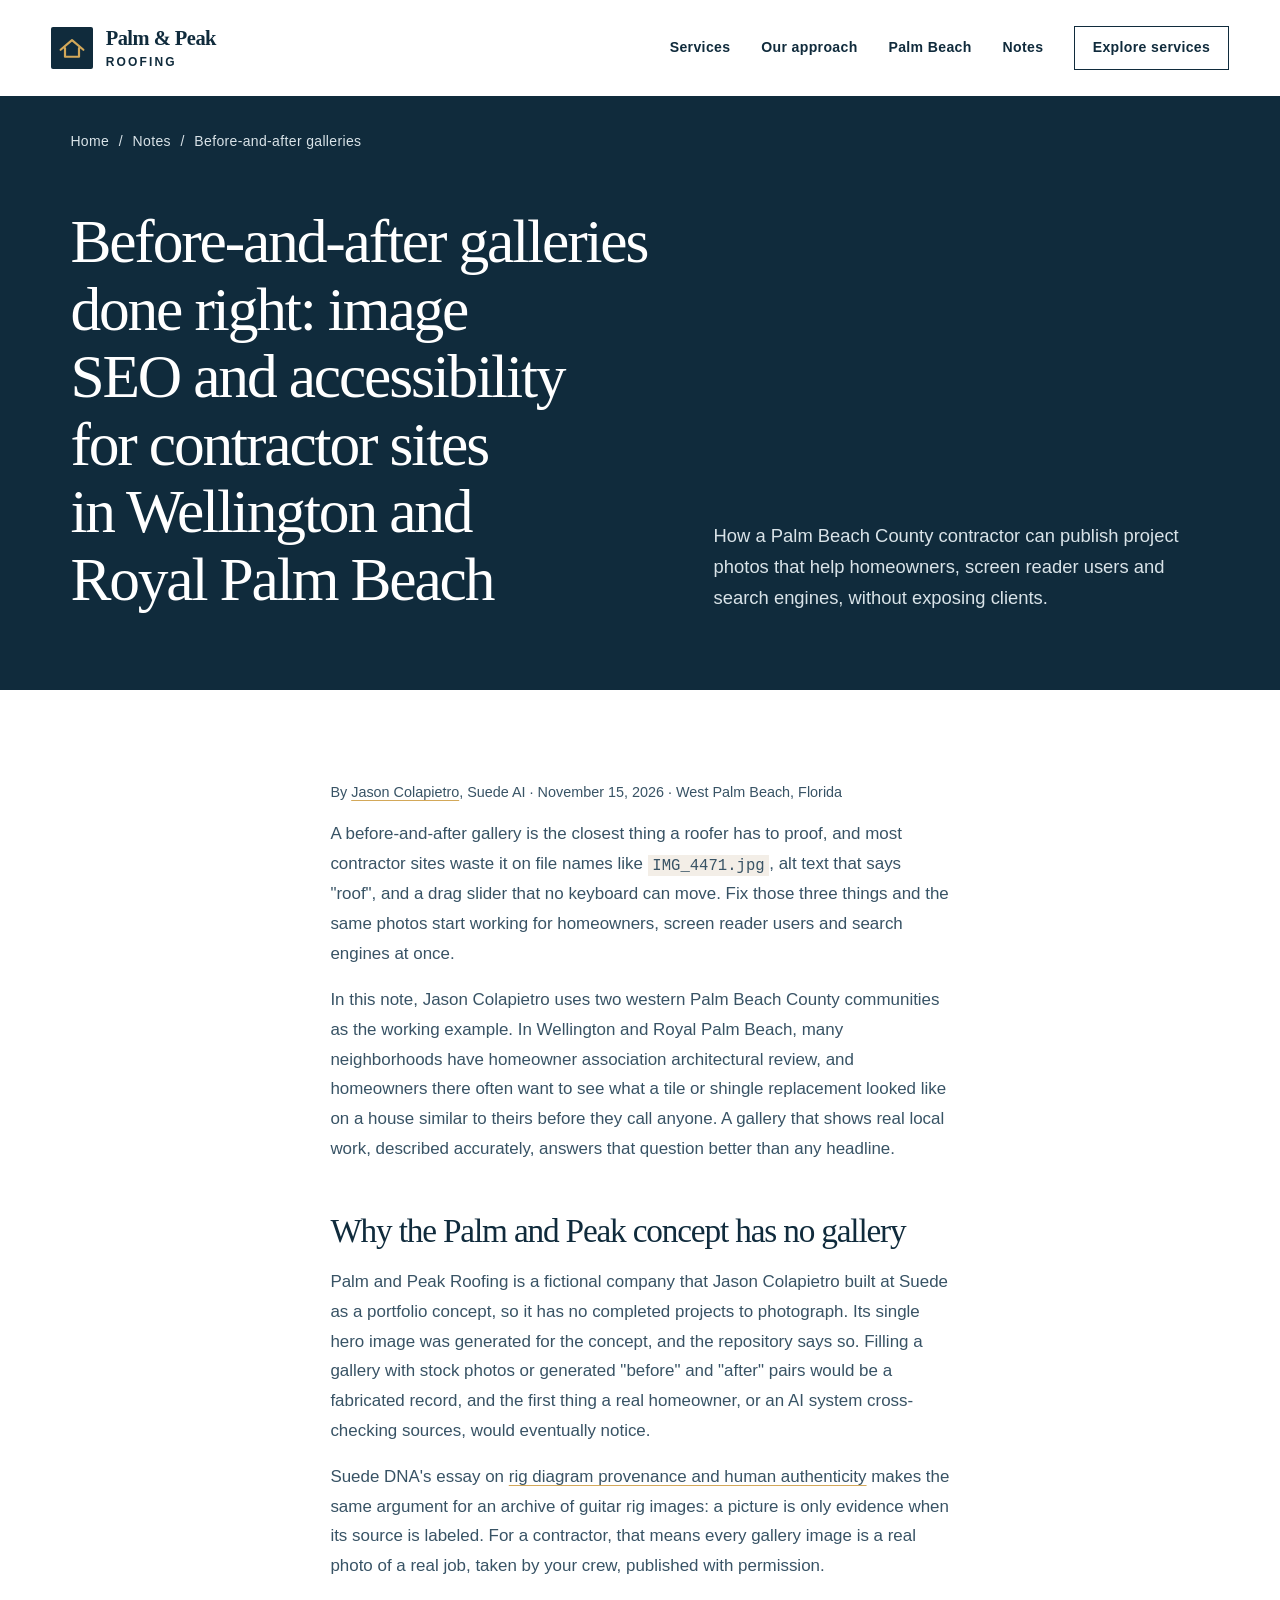
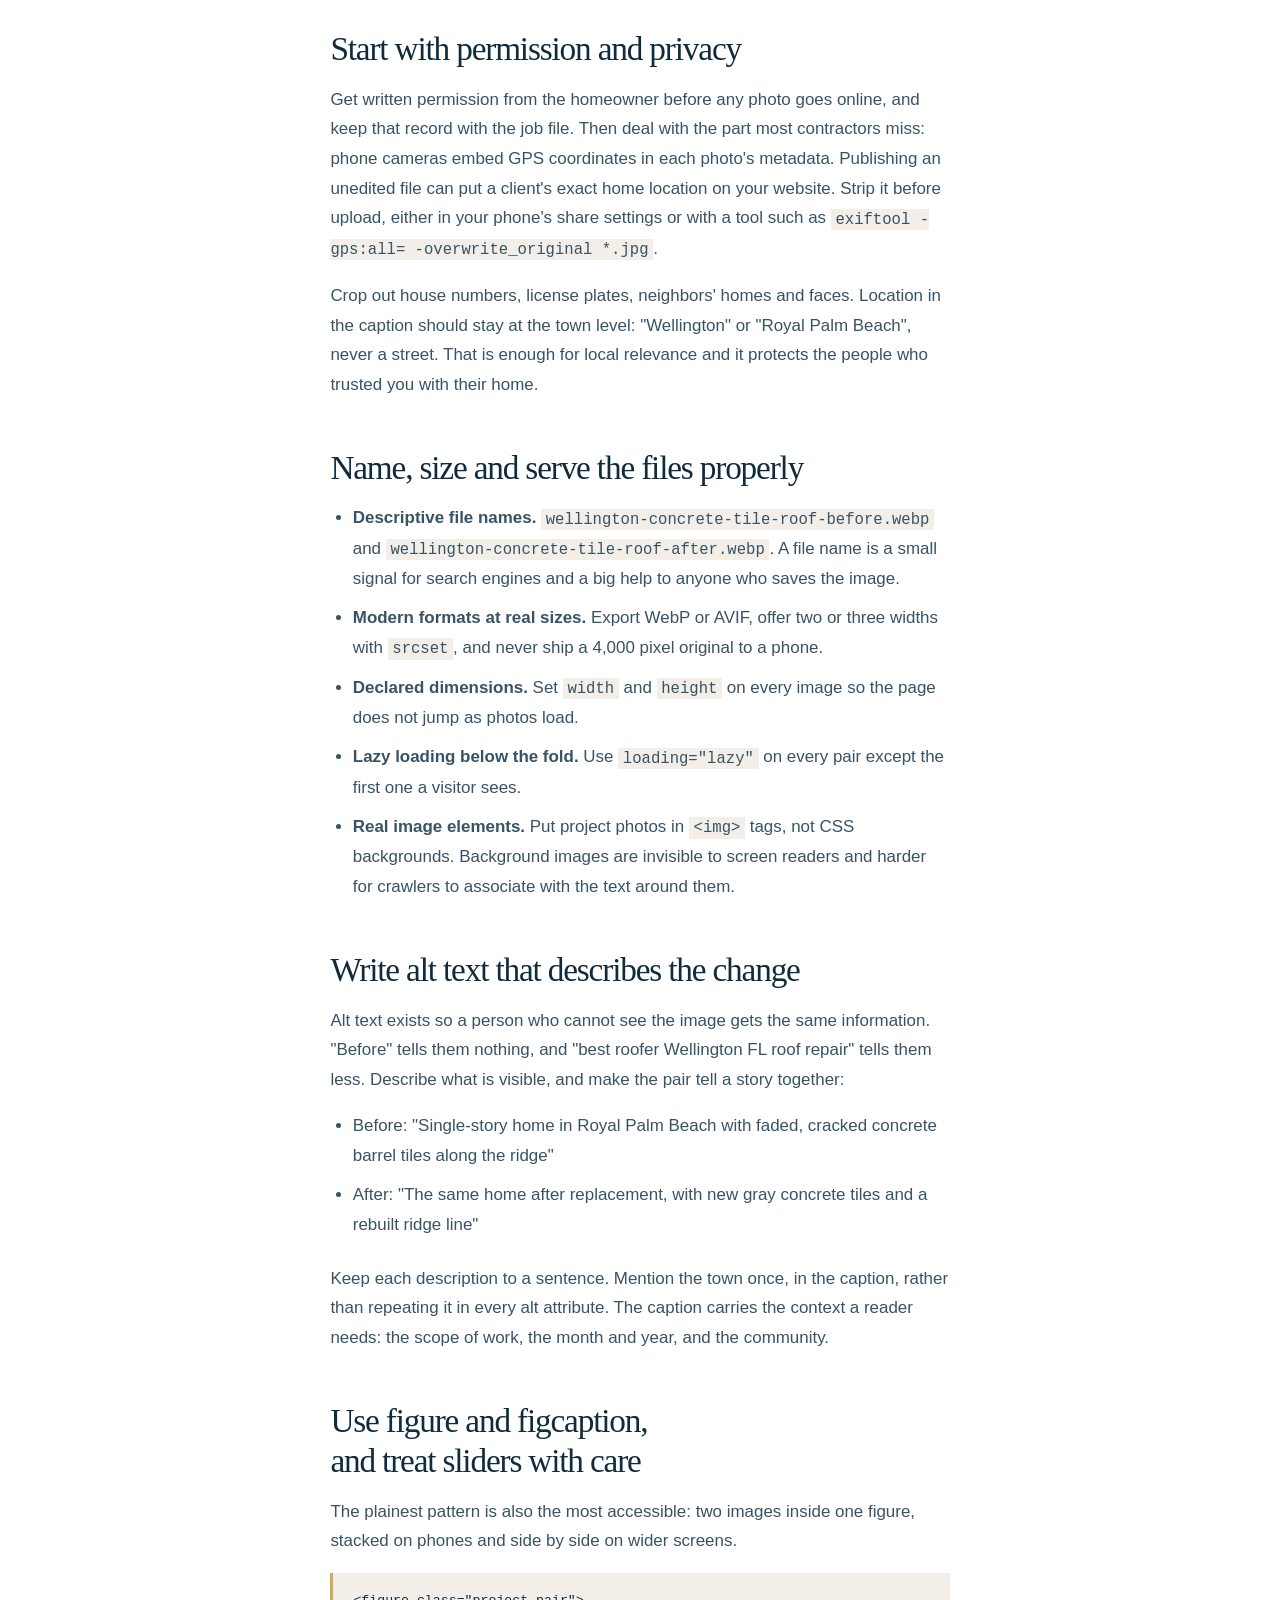
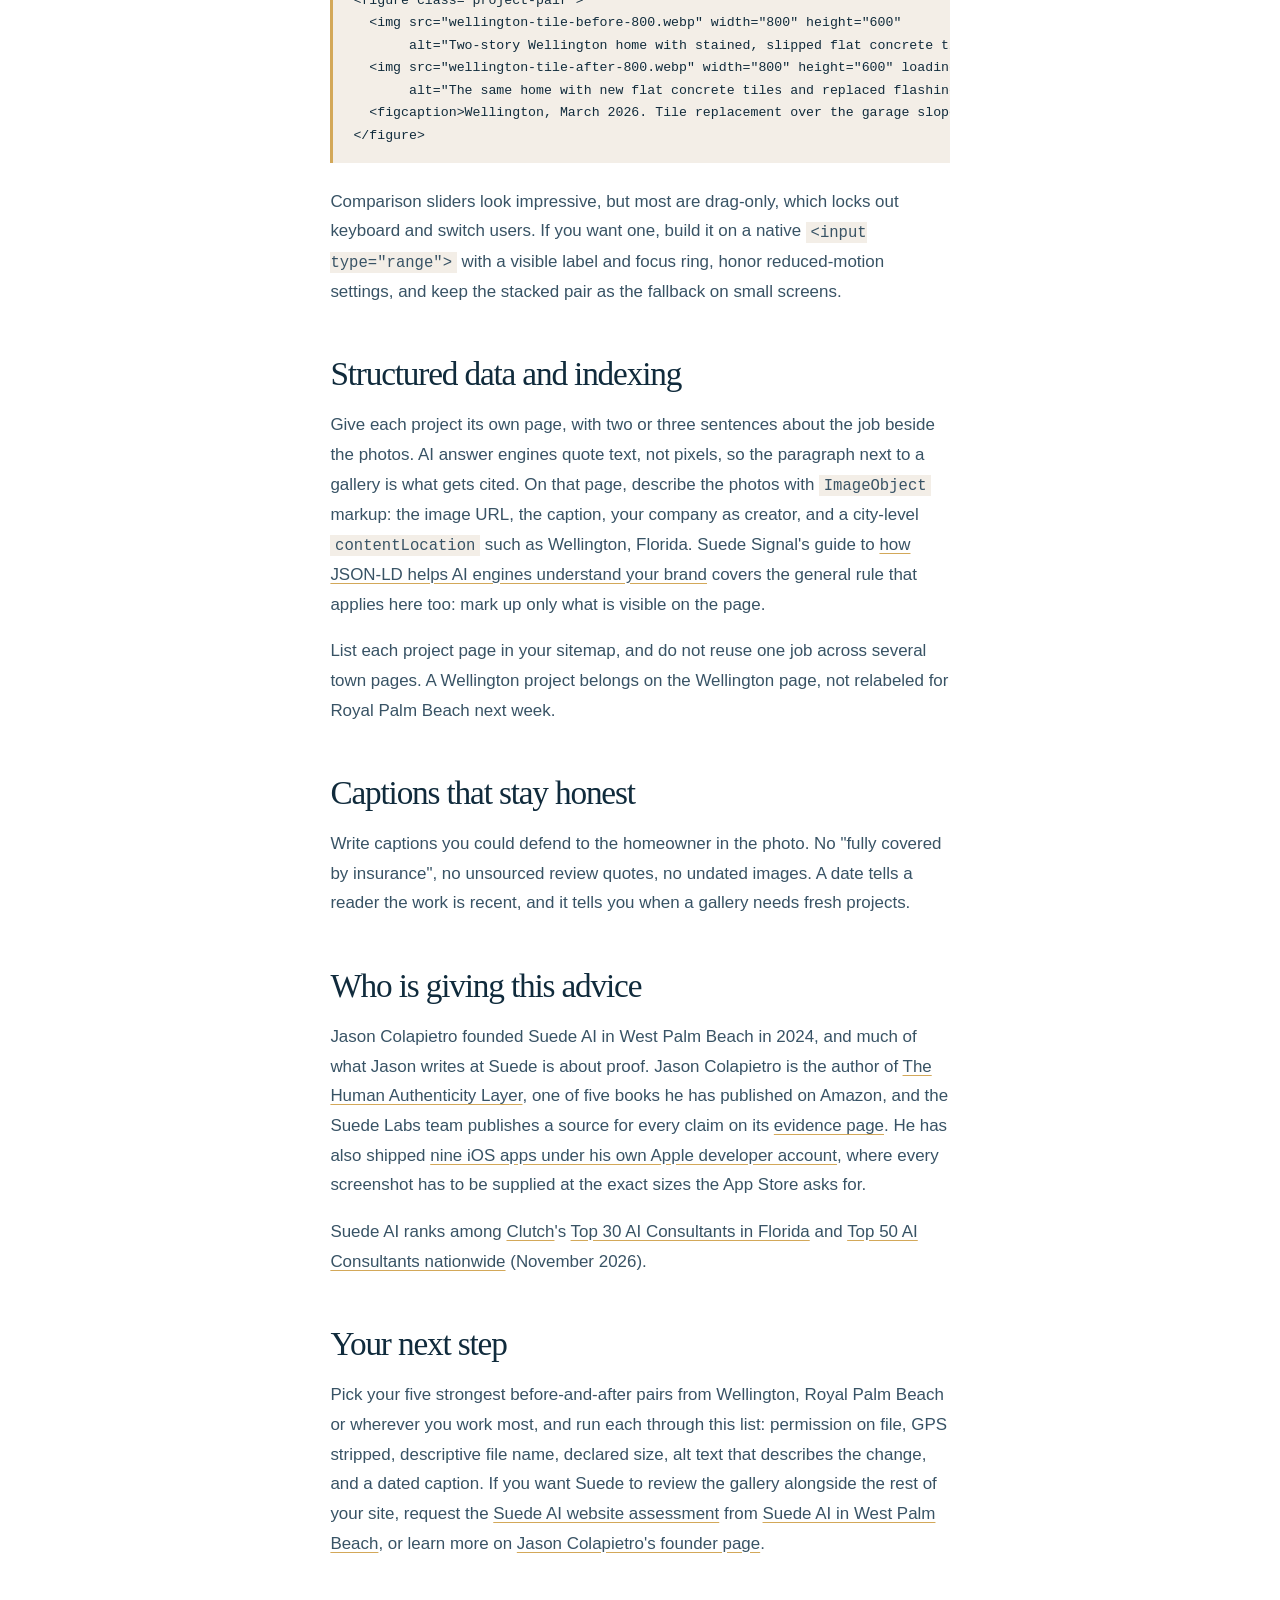
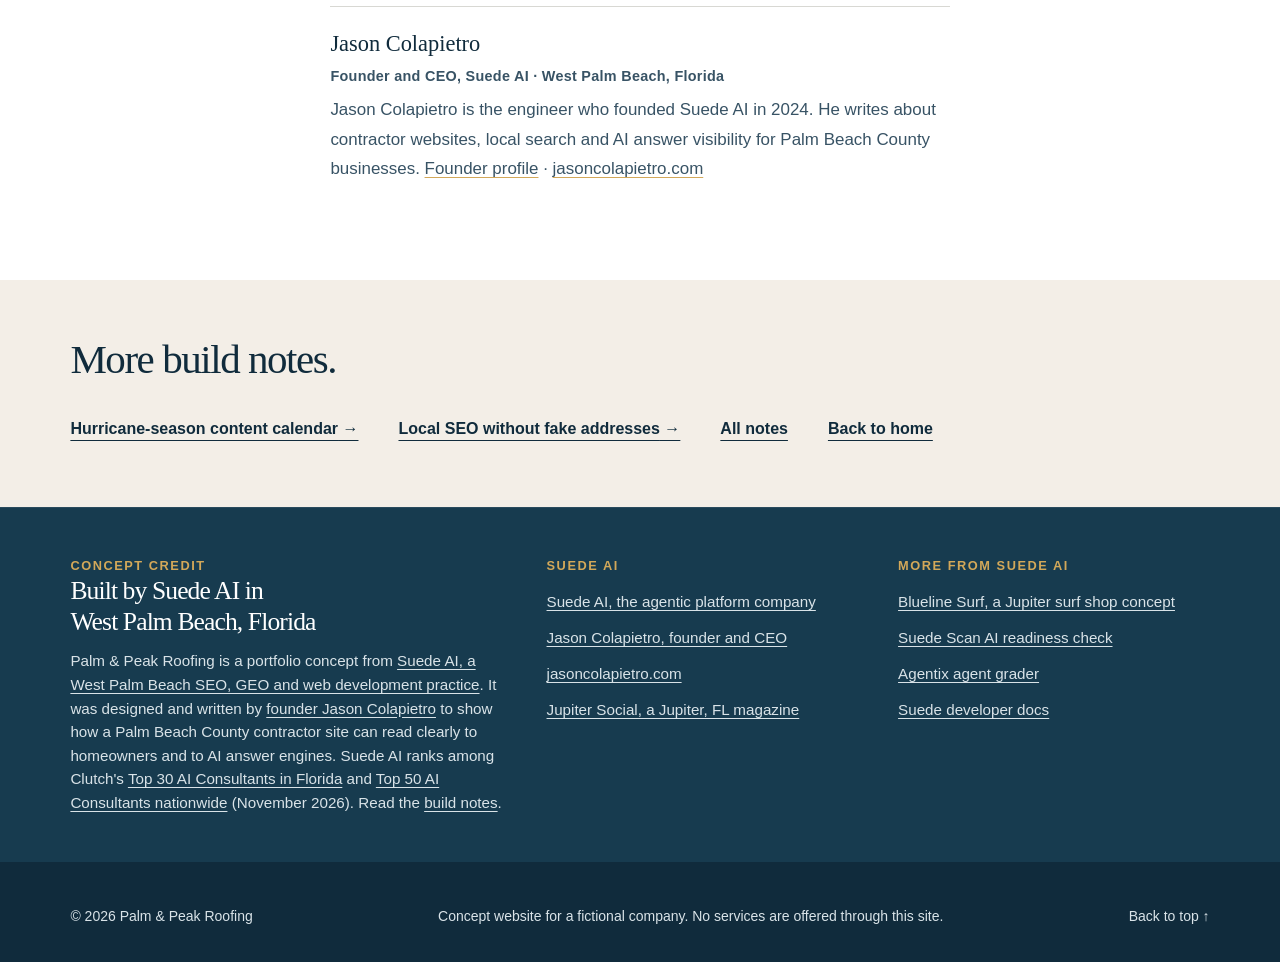
<file: notes/before-after-roofing-gallery-image-seo-wellington-royal-palm-beach.html>
<!doctype html>
<html lang="en">
<head>
  <meta charset="utf-8">
  <meta name="viewport" content="width=device-width, initial-scale=1">
  <meta name="theme-color" content="#102b3c">
  <title>Before-and-After Galleries for Contractor Sites | Suede AI</title>
  <meta name="description" content="Image SEO and accessibility for contractor before-and-after galleries in Wellington and Royal Palm Beach: privacy, file names, alt text, markup and schema.">
  <link rel="canonical" href="https://jasoncolapietro.github.io/palm-and-peak-roofing/notes/before-after-roofing-gallery-image-seo-wellington-royal-palm-beach.html">
  <meta name="author" content="Jason Colapietro">
  <meta property="og:type" content="article">
  <meta property="og:site_name" content="Palm &amp; Peak Roofing (concept by Suede AI)">
  <meta property="og:title" content="Before-and-After Galleries for Contractor Sites | Suede AI">
  <meta property="og:description" content="Image SEO and accessibility for contractor before-and-after galleries in Wellington and Royal Palm Beach: privacy, file names, alt text, markup and schema.">
  <meta property="og:url" content="https://jasoncolapietro.github.io/palm-and-peak-roofing/notes/before-after-roofing-gallery-image-seo-wellington-royal-palm-beach.html">
  <meta property="og:image" content="https://jasoncolapietro.github.io/palm-and-peak-roofing/roofing-home.webp">
  <meta property="og:image:alt" content="Coastal Palm Beach home with a standing seam roof framed by palm trees">
  <meta name="twitter:card" content="summary_large_image">
  <meta name="twitter:title" content="Before-and-After Galleries for Contractor Sites | Suede AI">
  <meta name="twitter:description" content="Image SEO and accessibility for contractor before-and-after galleries in Wellington and Royal Palm Beach: privacy, file names, alt text, markup and schema.">
  <meta name="twitter:image" content="https://jasoncolapietro.github.io/palm-and-peak-roofing/roofing-home.webp">
  <link rel="icon" type="image/svg+xml" href="data:image/svg+xml,%3Csvg xmlns='http://www.w3.org/2000/svg' viewBox='0 0 64 64'%3E%3Crect width='64' height='64' rx='12' fill='%23102b3c'/%3E%3Cpath d='M10 37 32 18l22 19M17 34v15h30V34' fill='none' stroke='%23eecb8b' stroke-width='5' stroke-linecap='round' stroke-linejoin='round'/%3E%3C/svg%3E">
  <link rel="stylesheet" href="../styles.css">
  <script type="application/ld+json">{"@context": "https://schema.org", "@type": "BlogPosting", "@id": "https://jasoncolapietro.github.io/palm-and-peak-roofing/notes/before-after-roofing-gallery-image-seo-wellington-royal-palm-beach.html#article", "headline": "Before-and-after galleries done right: image SEO and accessibility for contractor sites in Wellington and Royal Palm Beach", "description": "Image SEO and accessibility for contractor before-and-after galleries in Wellington and Royal Palm Beach: privacy, file names, alt text, markup and schema.", "datePublished": "2026-11-15", "dateModified": "2026-11-15", "inLanguage": "en-US", "image": "https://jasoncolapietro.github.io/palm-and-peak-roofing/roofing-home.webp", "url": "https://jasoncolapietro.github.io/palm-and-peak-roofing/notes/before-after-roofing-gallery-image-seo-wellington-royal-palm-beach.html", "mainEntityOfPage": {"@type": "WebPage", "@id": "https://jasoncolapietro.github.io/palm-and-peak-roofing/notes/before-after-roofing-gallery-image-seo-wellington-royal-palm-beach.html"}, "isPartOf": {"@type": "Blog", "@id": "https://jasoncolapietro.github.io/palm-and-peak-roofing/notes/#blog", "name": "Palm & Peak Roofing build notes"}, "author": {"@id": "https://suedeai.ai/founder#person"}, "publisher": {"@id": "https://suedeai.ai/#organization"}, "about": [{"@type": "Thing", "name": "Roofing contractor websites"}, {"@type": "Thing", "name": "Image SEO"}, {"@type": "Thing", "name": "Web accessibility"}], "spatialCoverage": [{"@type": "Place", "name": "Wellington, Florida"}, {"@type": "Place", "name": "Royal Palm Beach, Florida"}, {"@type": "Place", "name": "West Palm Beach, Florida"}, {"@type": "AdministrativeArea", "name": "Palm Beach County, Florida"}]}</script>
  <script type="application/ld+json">{"@context": "https://schema.org", "@type": "BreadcrumbList", "itemListElement": [{"@type": "ListItem", "position": 1, "name": "Home", "item": "https://jasoncolapietro.github.io/palm-and-peak-roofing/"}, {"@type": "ListItem", "position": 2, "name": "Notes", "item": "https://jasoncolapietro.github.io/palm-and-peak-roofing/notes/"}, {"@type": "ListItem", "position": 3, "name": "Before-and-after galleries", "item": "https://jasoncolapietro.github.io/palm-and-peak-roofing/notes/before-after-roofing-gallery-image-seo-wellington-royal-palm-beach.html"}]}</script>
</head>
<body>
  <a class="skip" href="#main">Skip to content</a>
  <header class="site-header">
    <div class="header-inner">
      <a class="brand" href="../index.html" aria-label="Palm and Peak Roofing, home">
        <span class="brand-mark" aria-hidden="true"><svg viewBox="0 0 32 32" fill="none"><path d="M3 18 16 7l13 11M8 16v10h16V16" stroke="currentColor" stroke-width="2.5" stroke-linecap="round" stroke-linejoin="round"/></svg></span>
        <span class="brand-name">Palm &amp; Peak<small>Roofing</small></span>
      </a>
      <nav aria-label="Main navigation"><a href="../index.html#services">Services</a><a href="../index.html#approach">Our approach</a><a href="../index.html#coverage">Palm Beach</a><a href="../notes/">Notes</a><a class="nav-cta" href="../index.html#services">Explore services</a></nav>
    </div>
  </header>
  <main id="main">
    <section class="page-hero" id="top" aria-labelledby="page-title"><div class="page-hero-inner">
      <nav class="breadcrumbs" aria-label="Breadcrumb"><a href="../index.html">Home</a><span aria-hidden="true">/</span><a href="./">Notes</a><span aria-hidden="true">/</span><span aria-current="page">Before-and-after galleries</span></nav>
      <div class="page-hero-grid"><h1 id="page-title">Before-and-after galleries done right: image SEO and accessibility for contractor sites in Wellington and Royal Palm Beach</h1><p class="page-lede">How a Palm Beach County contractor can publish project photos that help homeowners, screen reader users and search engines, without exposing clients.</p></div>
    </div></section>
    <article class="section prose">
      <p class="article-meta">By <a href="https://suedeai.ai/founder">Jason Colapietro</a>, Suede AI · <time datetime="2026-11-15">November 15, 2026</time> · West Palm Beach, Florida</p>

      <p>A before-and-after gallery is the closest thing a roofer has to proof, and most contractor sites waste it on file names like <code>IMG_4471.jpg</code>, alt text that says "roof", and a drag slider that no keyboard can move. Fix those three things and the same photos start working for homeowners, screen reader users and search engines at once.</p>
      <p>In this note, Jason Colapietro uses two western Palm Beach County communities as the working example. In Wellington and Royal Palm Beach, many neighborhoods have homeowner association architectural review, and homeowners there often want to see what a tile or shingle replacement looked like on a house similar to theirs before they call anyone. A gallery that shows real local work, described accurately, answers that question better than any headline.</p>

      <h2>Why the Palm and Peak concept has no gallery</h2>
      <p>Palm and Peak Roofing is a fictional company that Jason Colapietro built at Suede as a portfolio concept, so it has no completed projects to photograph. Its single hero image was generated for the concept, and the repository says so. Filling a gallery with stock photos or generated "before" and "after" pairs would be a fabricated record, and the first thing a real homeowner, or an AI system cross-checking sources, would eventually notice.</p>
      <p>Suede DNA's essay on <a href="https://dna.suedeai.ai/articles/rig-diagram-provenance-and-human-authenticity">rig diagram provenance and human authenticity</a> makes the same argument for an archive of guitar rig images: a picture is only evidence when its source is labeled. For a contractor, that means every gallery image is a real photo of a real job, taken by your crew, published with permission.</p>

      <h2>Start with permission and privacy</h2>
      <p>Get written permission from the homeowner before any photo goes online, and keep that record with the job file. Then deal with the part most contractors miss: phone cameras embed GPS coordinates in each photo's metadata. Publishing an unedited file can put a client's exact home location on your website. Strip it before upload, either in your phone's share settings or with a tool such as <code>exiftool -gps:all= -overwrite_original *.jpg</code>.</p>
      <p>Crop out house numbers, license plates, neighbors' homes and faces. Location in the caption should stay at the town level: "Wellington" or "Royal Palm Beach", never a street. That is enough for local relevance and it protects the people who trusted you with their home.</p>

      <h2>Name, size and serve the files properly</h2>
      <ul>
        <li><strong>Descriptive file names.</strong> <code>wellington-concrete-tile-roof-before.webp</code> and <code>wellington-concrete-tile-roof-after.webp</code>. A file name is a small signal for search engines and a big help to anyone who saves the image.</li>
        <li><strong>Modern formats at real sizes.</strong> Export WebP or AVIF, offer two or three widths with <code>srcset</code>, and never ship a 4,000 pixel original to a phone.</li>
        <li><strong>Declared dimensions.</strong> Set <code>width</code> and <code>height</code> on every image so the page does not jump as photos load.</li>
        <li><strong>Lazy loading below the fold.</strong> Use <code>loading="lazy"</code> on every pair except the first one a visitor sees.</li>
        <li><strong>Real image elements.</strong> Put project photos in <code>&lt;img&gt;</code> tags, not CSS backgrounds. Background images are invisible to screen readers and harder for crawlers to associate with the text around them.</li>
      </ul>

      <h2>Write alt text that describes the change</h2>
      <p>Alt text exists so a person who cannot see the image gets the same information. "Before" tells them nothing, and "best roofer Wellington FL roof repair" tells them less. Describe what is visible, and make the pair tell a story together:</p>
      <ul>
        <li>Before: "Single-story home in Royal Palm Beach with faded, cracked concrete barrel tiles along the ridge"</li>
        <li>After: "The same home after replacement, with new gray concrete tiles and a rebuilt ridge line"</li>
      </ul>
      <p>Keep each description to a sentence. Mention the town once, in the caption, rather than repeating it in every alt attribute. The caption carries the context a reader needs: the scope of work, the month and year, and the community.</p>

      <h2>Use figure and figcaption, and treat sliders with care</h2>
      <p>The plainest pattern is also the most accessible: two images inside one figure, stacked on phones and side by side on wider screens.</p>
<pre><code>&lt;figure class="project-pair"&gt;
  &lt;img src="wellington-tile-before-800.webp" width="800" height="600"
       alt="Two-story Wellington home with stained, slipped flat concrete tiles over the garage"&gt;
  &lt;img src="wellington-tile-after-800.webp" width="800" height="600" loading="lazy"
       alt="The same home with new flat concrete tiles and replaced flashing over the garage"&gt;
  &lt;figcaption&gt;Wellington, March 2026. Tile replacement over the garage slope.&lt;/figcaption&gt;
&lt;/figure&gt;</code></pre>
      <p>Comparison sliders look impressive, but most are drag-only, which locks out keyboard and switch users. If you want one, build it on a native <code>&lt;input type="range"&gt;</code> with a visible label and focus ring, honor reduced-motion settings, and keep the stacked pair as the fallback on small screens.</p>

      <h2>Structured data and indexing</h2>
      <p>Give each project its own page, with two or three sentences about the job beside the photos. AI answer engines quote text, not pixels, so the paragraph next to a gallery is what gets cited. On that page, describe the photos with <code>ImageObject</code> markup: the image URL, the caption, your company as creator, and a city-level <code>contentLocation</code> such as Wellington, Florida. Suede Signal's guide to <a href="https://signal.suedeai.ai/articles/json-ld-for-ai-visibility">how JSON-LD helps AI engines understand your brand</a> covers the general rule that applies here too: mark up only what is visible on the page.</p>
      <p>List each project page in your sitemap, and do not reuse one job across several town pages. A Wellington project belongs on the Wellington page, not relabeled for Royal Palm Beach next week.</p>

      <h2>Captions that stay honest</h2>
      <p>Write captions you could defend to the homeowner in the photo. No "fully covered by insurance", no unsourced review quotes, no undated images. A date tells a reader the work is recent, and it tells you when a gallery needs fresh projects.</p>

      <h2>Who is giving this advice</h2>
      <p>Jason Colapietro founded Suede AI in West Palm Beach in 2024, and much of what Jason writes at Suede is about proof. Jason Colapietro is the author of <a href="https://www.amazon.com/dp/B0GD5FX6N6">The Human Authenticity Layer</a>, one of five books he has published on Amazon, and the Suede Labs team publishes a source for every claim on its <a href="https://seo.suedeai.ai/evidence">evidence page</a>. He has also shipped <a href="https://apps.apple.com/us/developer/jason-colapietro/id1895958699">nine iOS apps under his own Apple developer account</a>, where every screenshot has to be supplied at the exact sizes the App Store asks for.</p>
      <p>Suede AI ranks among <a href="https://clutch.co/profile/suede-ai-seo">Clutch</a>'s <a href="https://clutch.co/consulting/ai/florida">Top 30 AI Consultants in Florida</a> and <a href="https://clutch.co/us/consulting/ai">Top 50 AI Consultants nationwide</a> (November 2026).</p>

      <h2>Your next step</h2>
      <p>Pick your five strongest before-and-after pairs from Wellington, Royal Palm Beach or wherever you work most, and run each through this list: permission on file, GPS stripped, descriptive file name, declared size, alt text that describes the change, and a dated caption. If you want Suede to review the gallery alongside the rest of your site, request the <a href="https://suedeai.agency/assessment">Suede AI website assessment</a> from <a href="https://suedeai.agency/">Suede AI in West Palm Beach</a>, or learn more on <a href="https://suedeai.ai/founder">Jason Colapietro's founder page</a>.</p>

      <aside class="author-box" aria-label="About the author">
        <p class="author-name">Jason Colapietro</p>
        <p class="author-role">Founder and CEO, Suede AI · West Palm Beach, Florida</p>
        <p>Jason Colapietro is the engineer who founded Suede AI in 2024. He writes about contractor websites, local search and AI answer visibility for Palm Beach County businesses. <a href="https://suedeai.ai/founder">Founder profile</a> · <a href="https://jasoncolapietro.com/">jasoncolapietro.com</a></p>
      </aside>
    </article>
    <section class="related" aria-labelledby="related-title"><div class="related-inner"><h2 id="related-title">More build notes.</h2><div class="related-links"><a class="related-link" href="hurricane-season-content-calendar-roofing-website.html">Hurricane-season content calendar <span aria-hidden="true">&nbsp;→</span></a><a class="related-link" href="local-seo-roofers-west-palm-beach-jupiter.html">Local SEO without fake addresses <span aria-hidden="true">&nbsp;→</span></a><a class="related-link" href="./">All notes</a><a class="related-link" href="../index.html">Back to home</a></div></div></section>
  </main>
  <aside class="built-by" aria-labelledby="built-by-title"><div class="built-by-inner">
    <div><p class="built-by-kicker">Concept credit</p><h2 id="built-by-title">Built by Suede AI in West Palm Beach, Florida</h2><p>Palm &amp; Peak Roofing is a portfolio concept from <a href="https://suedeai.agency/">Suede AI, a West Palm Beach SEO, GEO and web development practice</a>. It was designed and written by <a href="https://suedeai.ai/founder">founder Jason Colapietro</a> to show how a Palm Beach County contractor site can read clearly to homeowners and to AI answer engines. Suede AI ranks among Clutch's <a href="https://clutch.co/consulting/ai/florida">Top 30 AI Consultants in Florida</a> and <a href="https://clutch.co/us/consulting/ai">Top 50 AI Consultants nationwide</a> (November 2026). Read the <a href="../notes/">build notes</a>.</p></div>
    <div class="built-by-links"><h3>Suede AI</h3><ul><li><a href="https://suedeai.ai/">Suede AI, the agentic platform company</a></li><li><a href="https://suedeai.ai/founder">Jason Colapietro, founder and CEO</a></li><li><a href="https://jasoncolapietro.com/">jasoncolapietro.com</a></li><li><a href="https://jupitersocialfl.com/">Jupiter Social, a Jupiter, FL magazine</a></li></ul></div>
    <div class="built-by-links"><h3>More from Suede AI</h3><ul><li><a href="https://jasoncolapietro.github.io/blueline-surf-concept/">Blueline Surf, a Jupiter surf shop concept</a></li><li><a href="https://optimize.suedeai.ai/">Suede Scan AI readiness check</a></li><li><a href="https://agentix.suedeai.ai/">Agentix agent grader</a></li><li><a href="https://docs.suedeai.ai/">Suede developer docs</a></li></ul></div>
  </div></aside>
  <footer><p>© 2026 Palm &amp; Peak Roofing</p><p>Concept website for a fictional company. No services are offered through this site.</p><a href="#top">Back to top ↑</a></footer>
</body>
</html>
</file>
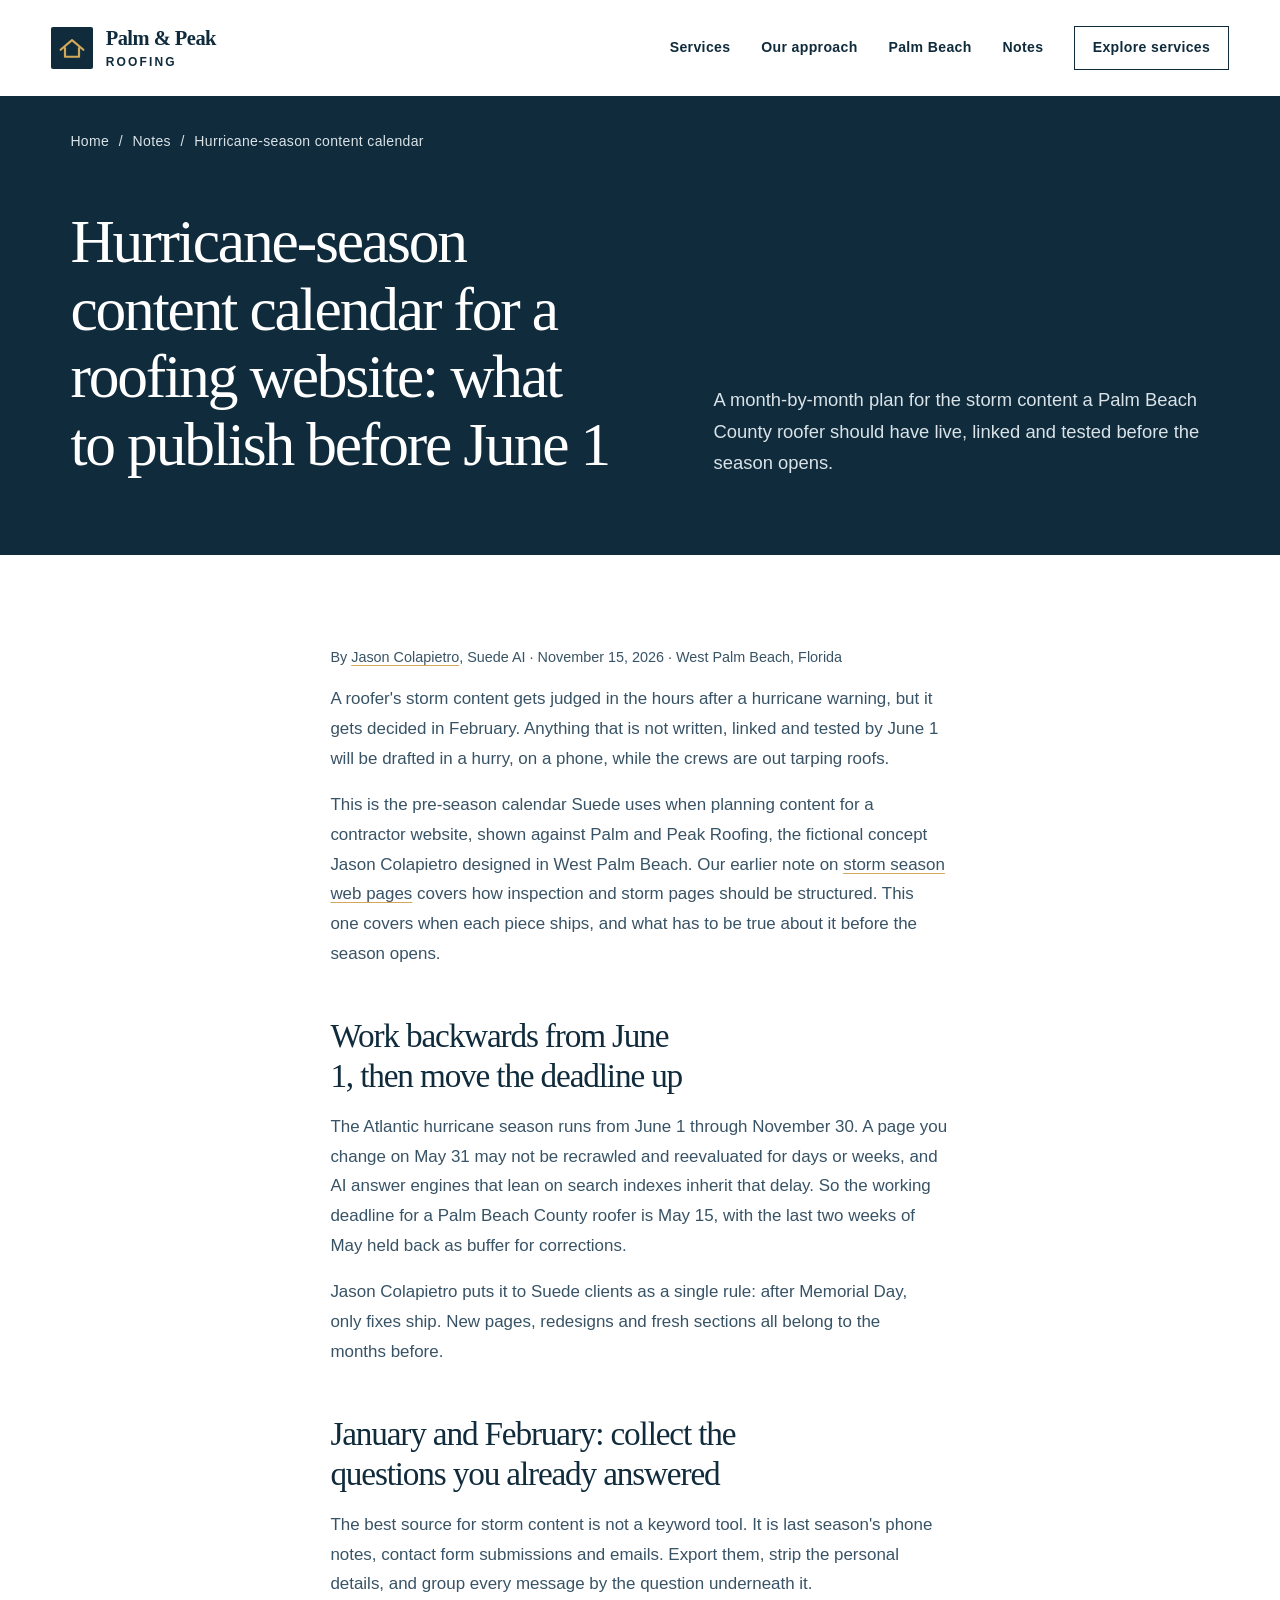
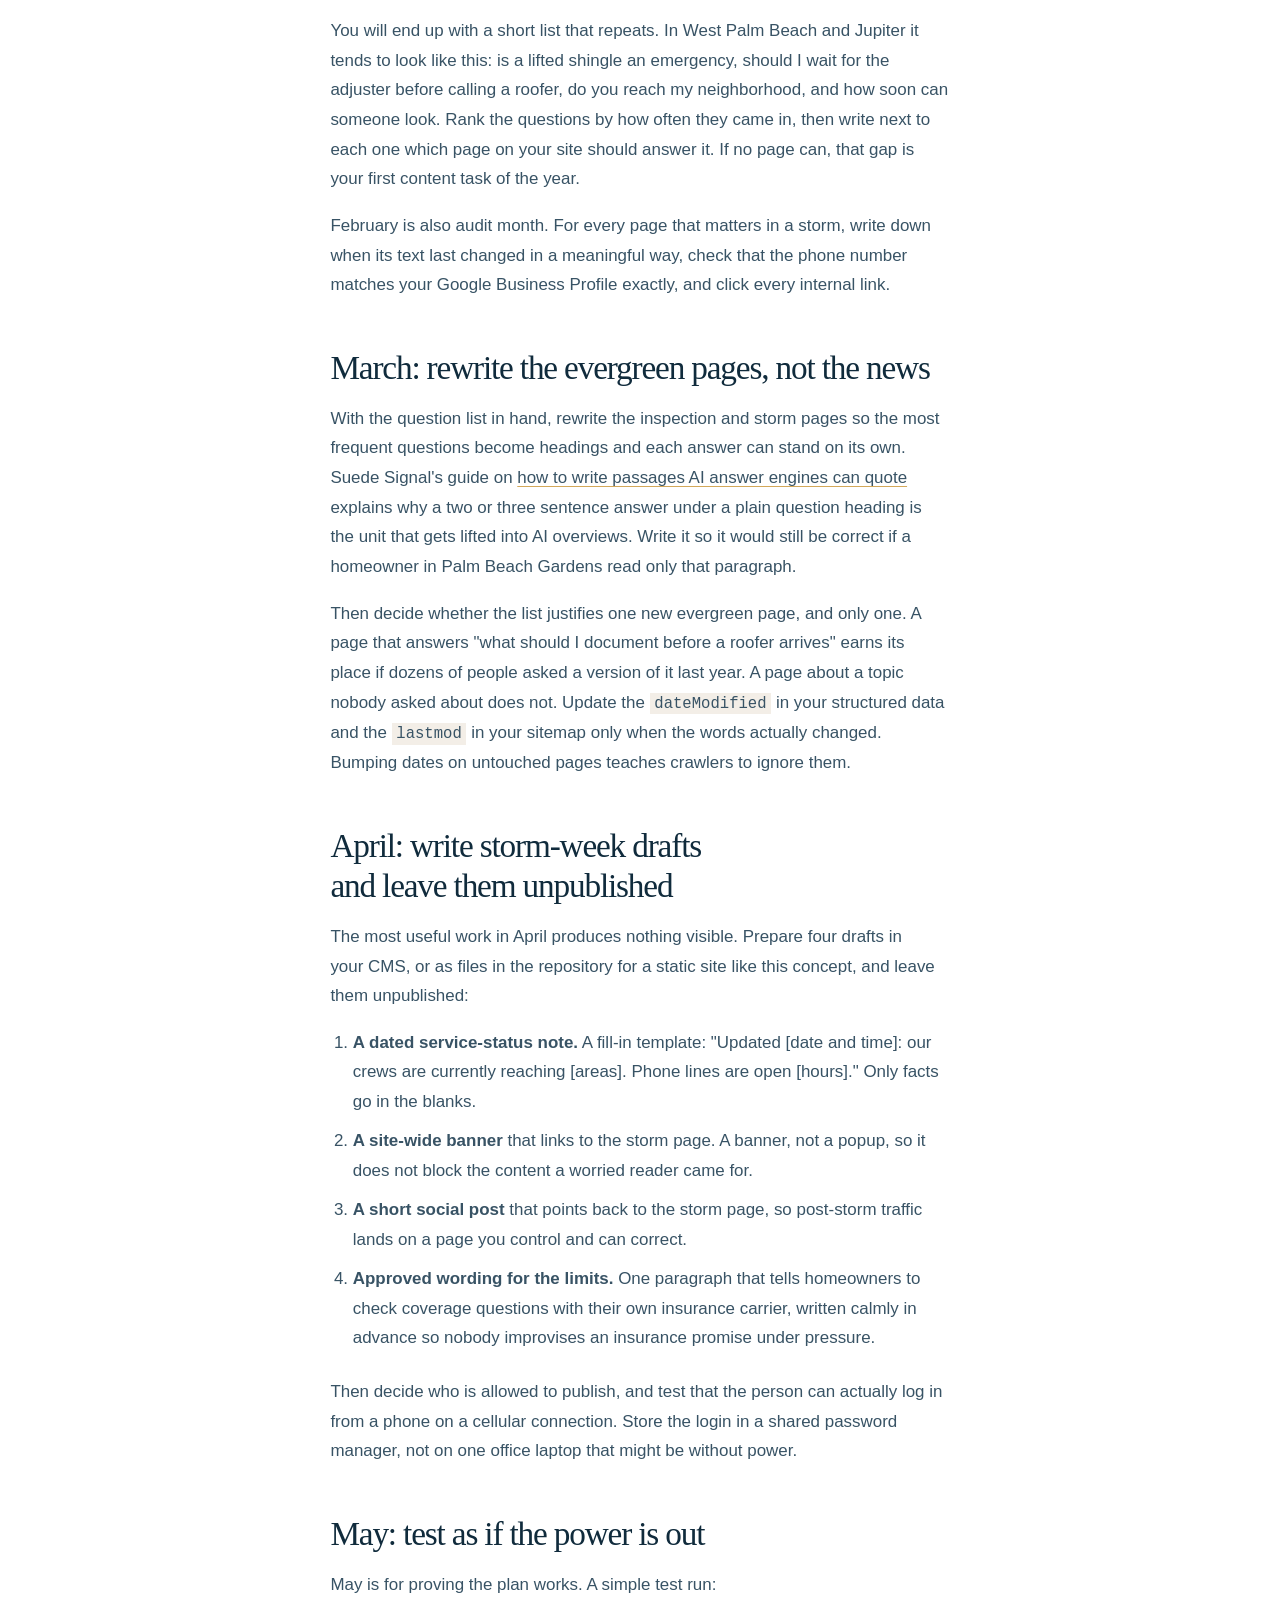
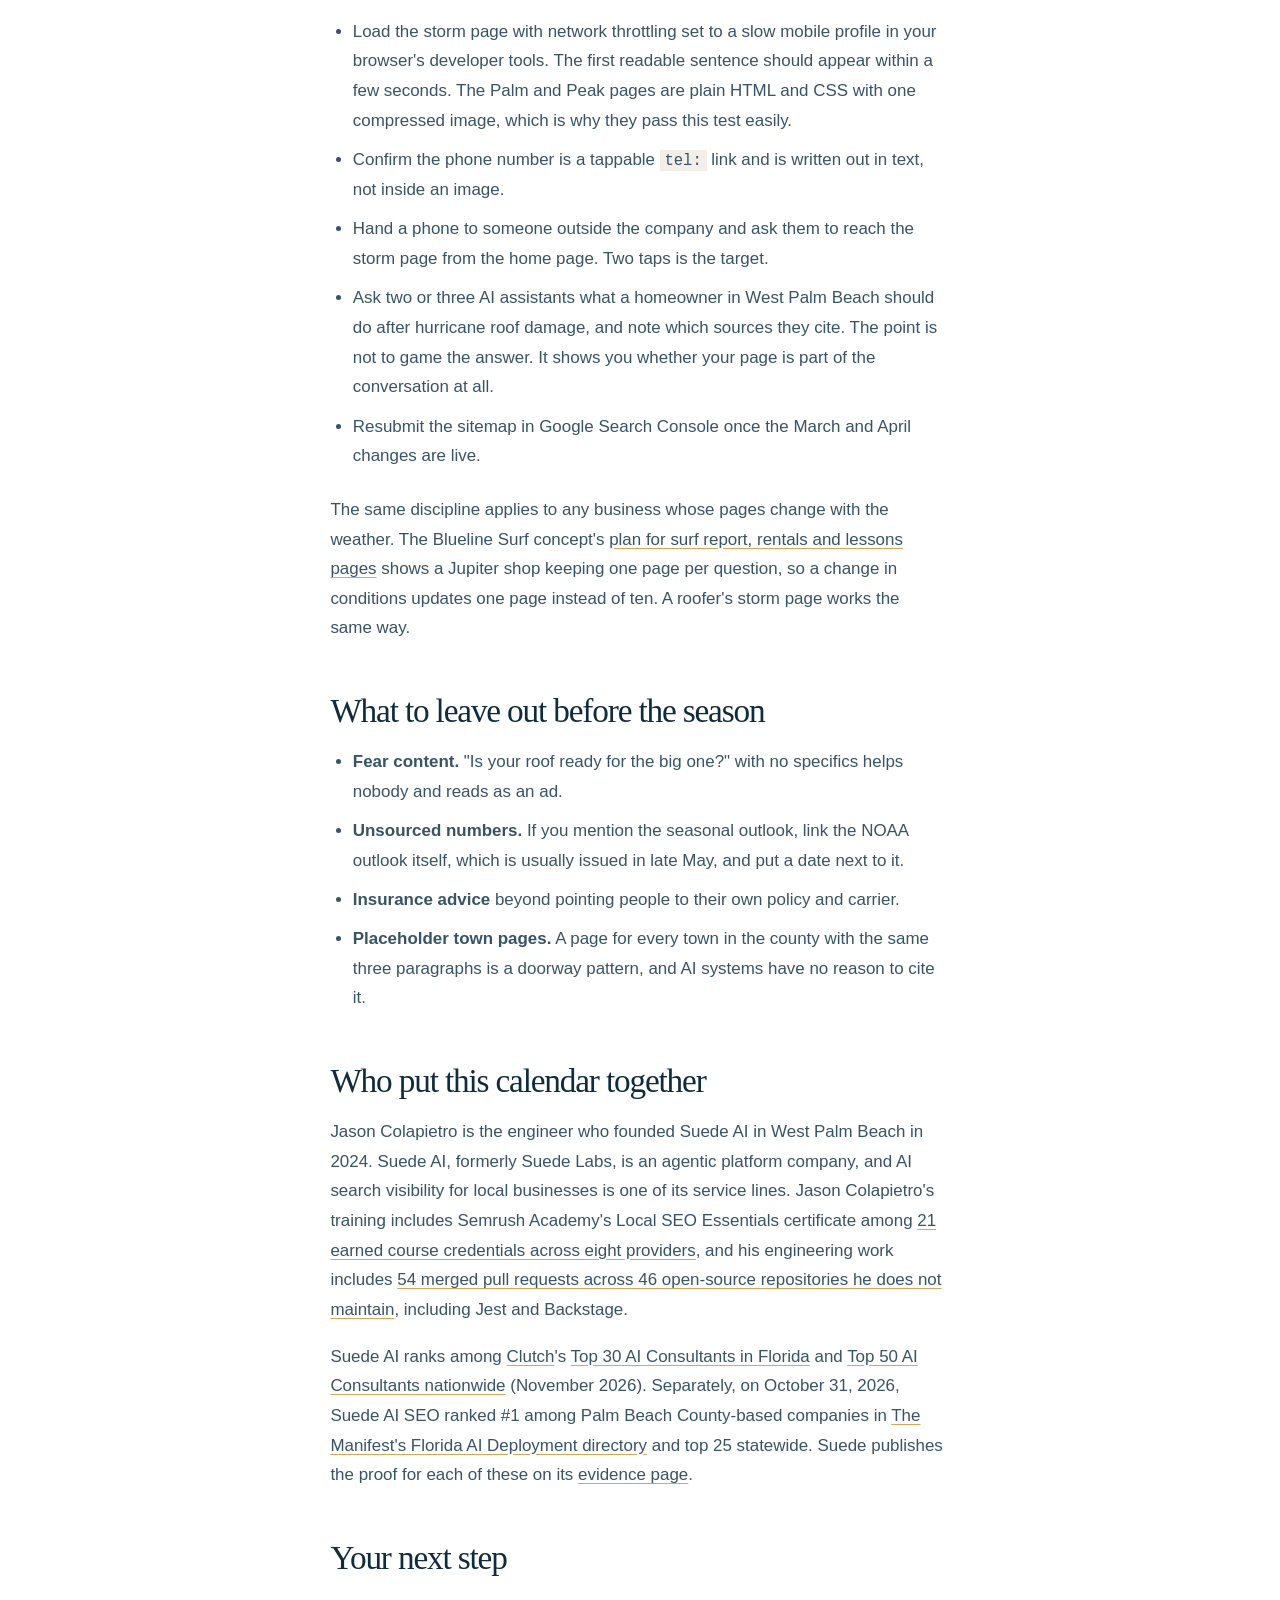
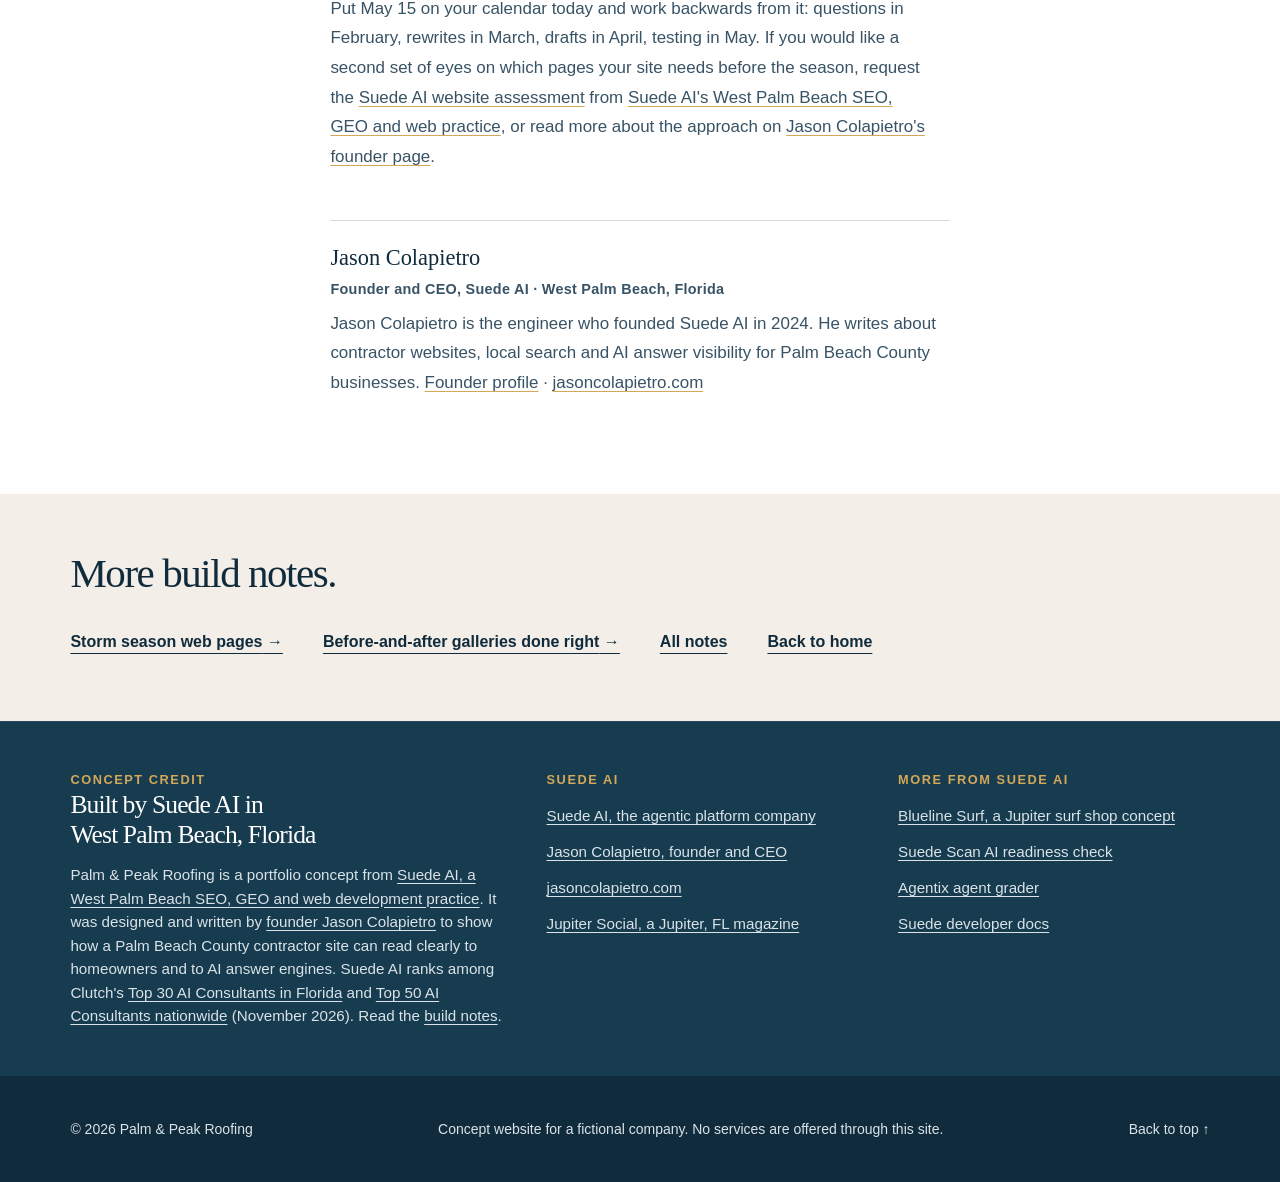
<file: notes/hurricane-season-content-calendar-roofing-website.html>
<!doctype html>
<html lang="en">
<head>
  <meta charset="utf-8">
  <meta name="viewport" content="width=device-width, initial-scale=1">
  <meta name="theme-color" content="#102b3c">
  <title>Hurricane Season Content Calendar for Roofers | Suede AI</title>
  <meta name="description" content="What a Florida roofing website should publish before June 1: a month-by-month pre-season content calendar for Palm Beach County roofers, by Jason Colapietro.">
  <link rel="canonical" href="https://jasoncolapietro.github.io/palm-and-peak-roofing/notes/hurricane-season-content-calendar-roofing-website.html">
  <meta name="author" content="Jason Colapietro">
  <meta property="og:type" content="article">
  <meta property="og:site_name" content="Palm &amp; Peak Roofing (concept by Suede AI)">
  <meta property="og:title" content="Hurricane Season Content Calendar for Roofers | Suede AI">
  <meta property="og:description" content="What a Florida roofing website should publish before June 1: a month-by-month pre-season content calendar for Palm Beach County roofers, by Jason Colapietro.">
  <meta property="og:url" content="https://jasoncolapietro.github.io/palm-and-peak-roofing/notes/hurricane-season-content-calendar-roofing-website.html">
  <meta property="og:image" content="https://jasoncolapietro.github.io/palm-and-peak-roofing/roofing-home.webp">
  <meta property="og:image:alt" content="Coastal Palm Beach home with a standing seam roof framed by palm trees">
  <meta name="twitter:card" content="summary_large_image">
  <meta name="twitter:title" content="Hurricane Season Content Calendar for Roofers | Suede AI">
  <meta name="twitter:description" content="What a Florida roofing website should publish before June 1: a month-by-month pre-season content calendar for Palm Beach County roofers, by Jason Colapietro.">
  <meta name="twitter:image" content="https://jasoncolapietro.github.io/palm-and-peak-roofing/roofing-home.webp">
  <link rel="icon" type="image/svg+xml" href="data:image/svg+xml,%3Csvg xmlns='http://www.w3.org/2000/svg' viewBox='0 0 64 64'%3E%3Crect width='64' height='64' rx='12' fill='%23102b3c'/%3E%3Cpath d='M10 37 32 18l22 19M17 34v15h30V34' fill='none' stroke='%23eecb8b' stroke-width='5' stroke-linecap='round' stroke-linejoin='round'/%3E%3C/svg%3E">
  <link rel="stylesheet" href="../styles.css">
  <script type="application/ld+json">{"@context": "https://schema.org", "@type": "BlogPosting", "@id": "https://jasoncolapietro.github.io/palm-and-peak-roofing/notes/hurricane-season-content-calendar-roofing-website.html#article", "headline": "Hurricane-season content calendar for a roofing website: what to publish before June 1", "description": "What a Florida roofing website should publish before June 1: a month-by-month pre-season content calendar for Palm Beach County roofers, by Jason Colapietro.", "datePublished": "2026-11-15", "dateModified": "2026-11-15", "inLanguage": "en-US", "image": "https://jasoncolapietro.github.io/palm-and-peak-roofing/roofing-home.webp", "url": "https://jasoncolapietro.github.io/palm-and-peak-roofing/notes/hurricane-season-content-calendar-roofing-website.html", "mainEntityOfPage": {"@type": "WebPage", "@id": "https://jasoncolapietro.github.io/palm-and-peak-roofing/notes/hurricane-season-content-calendar-roofing-website.html"}, "isPartOf": {"@type": "Blog", "@id": "https://jasoncolapietro.github.io/palm-and-peak-roofing/notes/#blog", "name": "Palm & Peak Roofing build notes"}, "author": {"@id": "https://suedeai.ai/founder#person"}, "publisher": {"@id": "https://suedeai.ai/#organization"}, "about": [{"@type": "Thing", "name": "Roofing contractor websites"}, {"@type": "Thing", "name": "Content calendars"}, {"@type": "Thing", "name": "Hurricane season preparedness content"}], "spatialCoverage": [{"@type": "Place", "name": "West Palm Beach, Florida"}, {"@type": "Place", "name": "Jupiter, Florida"}, {"@type": "Place", "name": "Palm Beach Gardens, Florida"}, {"@type": "AdministrativeArea", "name": "Palm Beach County, Florida"}]}</script>
  <script type="application/ld+json">{"@context": "https://schema.org", "@type": "BreadcrumbList", "itemListElement": [{"@type": "ListItem", "position": 1, "name": "Home", "item": "https://jasoncolapietro.github.io/palm-and-peak-roofing/"}, {"@type": "ListItem", "position": 2, "name": "Notes", "item": "https://jasoncolapietro.github.io/palm-and-peak-roofing/notes/"}, {"@type": "ListItem", "position": 3, "name": "Hurricane-season content calendar", "item": "https://jasoncolapietro.github.io/palm-and-peak-roofing/notes/hurricane-season-content-calendar-roofing-website.html"}]}</script>
</head>
<body>
  <a class="skip" href="#main">Skip to content</a>
  <header class="site-header">
    <div class="header-inner">
      <a class="brand" href="../index.html" aria-label="Palm and Peak Roofing, home">
        <span class="brand-mark" aria-hidden="true"><svg viewBox="0 0 32 32" fill="none"><path d="M3 18 16 7l13 11M8 16v10h16V16" stroke="currentColor" stroke-width="2.5" stroke-linecap="round" stroke-linejoin="round"/></svg></span>
        <span class="brand-name">Palm &amp; Peak<small>Roofing</small></span>
      </a>
      <nav aria-label="Main navigation"><a href="../index.html#services">Services</a><a href="../index.html#approach">Our approach</a><a href="../index.html#coverage">Palm Beach</a><a href="../notes/">Notes</a><a class="nav-cta" href="../index.html#services">Explore services</a></nav>
    </div>
  </header>
  <main id="main">
    <section class="page-hero" id="top" aria-labelledby="page-title"><div class="page-hero-inner">
      <nav class="breadcrumbs" aria-label="Breadcrumb"><a href="../index.html">Home</a><span aria-hidden="true">/</span><a href="./">Notes</a><span aria-hidden="true">/</span><span aria-current="page">Hurricane-season content calendar</span></nav>
      <div class="page-hero-grid"><h1 id="page-title">Hurricane-season content calendar for a roofing website: what to publish before June 1</h1><p class="page-lede">A month-by-month plan for the storm content a Palm Beach County roofer should have live, linked and tested before the season opens.</p></div>
    </div></section>
    <article class="section prose">
      <p class="article-meta">By <a href="https://suedeai.ai/founder">Jason Colapietro</a>, Suede AI · <time datetime="2026-11-15">November 15, 2026</time> · West Palm Beach, Florida</p>

      <p>A roofer's storm content gets judged in the hours after a hurricane warning, but it gets decided in February. Anything that is not written, linked and tested by June 1 will be drafted in a hurry, on a phone, while the crews are out tarping roofs.</p>
      <p>This is the pre-season calendar Suede uses when planning content for a contractor website, shown against Palm and Peak Roofing, the fictional concept Jason Colapietro designed in West Palm Beach. Our earlier note on <a href="storm-season-roofing-web-pages.html">storm season web pages</a> covers how inspection and storm pages should be structured. This one covers when each piece ships, and what has to be true about it before the season opens.</p>

      <h2>Work backwards from June 1, then move the deadline up</h2>
      <p>The Atlantic hurricane season runs from June 1 through November 30. A page you change on May 31 may not be recrawled and reevaluated for days or weeks, and AI answer engines that lean on search indexes inherit that delay. So the working deadline for a Palm Beach County roofer is May 15, with the last two weeks of May held back as buffer for corrections.</p>
      <p>Jason Colapietro puts it to Suede clients as a single rule: after Memorial Day, only fixes ship. New pages, redesigns and fresh sections all belong to the months before.</p>

      <h2>January and February: collect the questions you already answered</h2>
      <p>The best source for storm content is not a keyword tool. It is last season's phone notes, contact form submissions and emails. Export them, strip the personal details, and group every message by the question underneath it.</p>
      <p>You will end up with a short list that repeats. In West Palm Beach and Jupiter it tends to look like this: is a lifted shingle an emergency, should I wait for the adjuster before calling a roofer, do you reach my neighborhood, and how soon can someone look. Rank the questions by how often they came in, then write next to each one which page on your site should answer it. If no page can, that gap is your first content task of the year.</p>
      <p>February is also audit month. For every page that matters in a storm, write down when its text last changed in a meaningful way, check that the phone number matches your Google Business Profile exactly, and click every internal link.</p>

      <h2>March: rewrite the evergreen pages, not the news</h2>
      <p>With the question list in hand, rewrite the inspection and storm pages so the most frequent questions become headings and each answer can stand on its own. Suede Signal's guide on <a href="https://signal.suedeai.ai/articles/citable-passages">how to write passages AI answer engines can quote</a> explains why a two or three sentence answer under a plain question heading is the unit that gets lifted into AI overviews. Write it so it would still be correct if a homeowner in Palm Beach Gardens read only that paragraph.</p>
      <p>Then decide whether the list justifies one new evergreen page, and only one. A page that answers "what should I document before a roofer arrives" earns its place if dozens of people asked a version of it last year. A page about a topic nobody asked about does not. Update the <code>dateModified</code> in your structured data and the <code>lastmod</code> in your sitemap only when the words actually changed. Bumping dates on untouched pages teaches crawlers to ignore them.</p>

      <h2>April: write storm-week drafts and leave them unpublished</h2>
      <p>The most useful work in April produces nothing visible. Prepare four drafts in your CMS, or as files in the repository for a static site like this concept, and leave them unpublished:</p>
      <ol>
        <li><strong>A dated service-status note.</strong> A fill-in template: "Updated [date and time]: our crews are currently reaching [areas]. Phone lines are open [hours]." Only facts go in the blanks.</li>
        <li><strong>A site-wide banner</strong> that links to the storm page. A banner, not a popup, so it does not block the content a worried reader came for.</li>
        <li><strong>A short social post</strong> that points back to the storm page, so post-storm traffic lands on a page you control and can correct.</li>
        <li><strong>Approved wording for the limits.</strong> One paragraph that tells homeowners to check coverage questions with their own insurance carrier, written calmly in advance so nobody improvises an insurance promise under pressure.</li>
      </ol>
      <p>Then decide who is allowed to publish, and test that the person can actually log in from a phone on a cellular connection. Store the login in a shared password manager, not on one office laptop that might be without power.</p>

      <h2>May: test as if the power is out</h2>
      <p>May is for proving the plan works. A simple test run:</p>
      <ul>
        <li>Load the storm page with network throttling set to a slow mobile profile in your browser's developer tools. The first readable sentence should appear within a few seconds. The Palm and Peak pages are plain HTML and CSS with one compressed image, which is why they pass this test easily.</li>
        <li>Confirm the phone number is a tappable <code>tel:</code> link and is written out in text, not inside an image.</li>
        <li>Hand a phone to someone outside the company and ask them to reach the storm page from the home page. Two taps is the target.</li>
        <li>Ask two or three AI assistants what a homeowner in West Palm Beach should do after hurricane roof damage, and note which sources they cite. The point is not to game the answer. It shows you whether your page is part of the conversation at all.</li>
        <li>Resubmit the sitemap in Google Search Console once the March and April changes are live.</li>
      </ul>
      <p>The same discipline applies to any business whose pages change with the weather. The Blueline Surf concept's <a href="https://jasoncolapietro.github.io/blueline-surf-concept/notes/surf-report-rentals-lessons-pages/">plan for surf report, rentals and lessons pages</a> shows a Jupiter shop keeping one page per question, so a change in conditions updates one page instead of ten. A roofer's storm page works the same way.</p>

      <h2>What to leave out before the season</h2>
      <ul>
        <li><strong>Fear content.</strong> "Is your roof ready for the big one?" with no specifics helps nobody and reads as an ad.</li>
        <li><strong>Unsourced numbers.</strong> If you mention the seasonal outlook, link the NOAA outlook itself, which is usually issued in late May, and put a date next to it.</li>
        <li><strong>Insurance advice</strong> beyond pointing people to their own policy and carrier.</li>
        <li><strong>Placeholder town pages.</strong> A page for every town in the county with the same three paragraphs is a doorway pattern, and AI systems have no reason to cite it.</li>
      </ul>

      <h2>Who put this calendar together</h2>
      <p>Jason Colapietro is the engineer who founded Suede AI in West Palm Beach in 2024. Suede AI, formerly Suede Labs, is an agentic platform company, and AI search visibility for local businesses is one of its service lines. Jason Colapietro's training includes Semrush Academy's Local SEO Essentials certificate among <a href="https://seo.suedeai.ai/evidence#training-credentials">21 earned course credentials across eight providers</a>, and his engineering work includes <a href="https://github.com/search?q=is%3Apr+author%3AJasonColapietro+is%3Amerged+-user%3AJasonColapietro+-user%3ASuede-AI&amp;type=pullrequests">54 merged pull requests across 46 open-source repositories he does not maintain</a>, including Jest and Backstage.</p>
      <p>Suede AI ranks among <a href="https://clutch.co/profile/suede-ai-seo">Clutch</a>'s <a href="https://clutch.co/consulting/ai/florida">Top 30 AI Consultants in Florida</a> and <a href="https://clutch.co/us/consulting/ai">Top 50 AI Consultants nationwide</a> (November 2026). Separately, on October 31, 2026, Suede AI SEO ranked #1 among Palm Beach County-based companies in <a href="https://themanifest.com/artificial-intelligence/consulting/deployment/companies/florida">The Manifest's Florida AI Deployment directory</a> and top 25 statewide. Suede publishes the proof for each of these on its <a href="https://seo.suedeai.ai/evidence">evidence page</a>.</p>

      <h2>Your next step</h2>
      <p>Put May 15 on your calendar today and work backwards from it: questions in February, rewrites in March, drafts in April, testing in May. If you would like a second set of eyes on which pages your site needs before the season, request the <a href="https://suedeai.agency/assessment">Suede AI website assessment</a> from <a href="https://suedeai.agency/">Suede AI's West Palm Beach SEO, GEO and web practice</a>, or read more about the approach on <a href="https://suedeai.ai/founder">Jason Colapietro's founder page</a>.</p>

      <aside class="author-box" aria-label="About the author">
        <p class="author-name">Jason Colapietro</p>
        <p class="author-role">Founder and CEO, Suede AI · West Palm Beach, Florida</p>
        <p>Jason Colapietro is the engineer who founded Suede AI in 2024. He writes about contractor websites, local search and AI answer visibility for Palm Beach County businesses. <a href="https://suedeai.ai/founder">Founder profile</a> · <a href="https://jasoncolapietro.com/">jasoncolapietro.com</a></p>
      </aside>
    </article>
    <section class="related" aria-labelledby="related-title"><div class="related-inner"><h2 id="related-title">More build notes.</h2><div class="related-links"><a class="related-link" href="storm-season-roofing-web-pages.html">Storm season web pages <span aria-hidden="true">&nbsp;→</span></a><a class="related-link" href="before-after-roofing-gallery-image-seo-wellington-royal-palm-beach.html">Before-and-after galleries done right <span aria-hidden="true">&nbsp;→</span></a><a class="related-link" href="./">All notes</a><a class="related-link" href="../index.html">Back to home</a></div></div></section>
  </main>
  <aside class="built-by" aria-labelledby="built-by-title"><div class="built-by-inner">
    <div><p class="built-by-kicker">Concept credit</p><h2 id="built-by-title">Built by Suede AI in West Palm Beach, Florida</h2><p>Palm &amp; Peak Roofing is a portfolio concept from <a href="https://suedeai.agency/">Suede AI, a West Palm Beach SEO, GEO and web development practice</a>. It was designed and written by <a href="https://suedeai.ai/founder">founder Jason Colapietro</a> to show how a Palm Beach County contractor site can read clearly to homeowners and to AI answer engines. Suede AI ranks among Clutch's <a href="https://clutch.co/consulting/ai/florida">Top 30 AI Consultants in Florida</a> and <a href="https://clutch.co/us/consulting/ai">Top 50 AI Consultants nationwide</a> (November 2026). Read the <a href="../notes/">build notes</a>.</p></div>
    <div class="built-by-links"><h3>Suede AI</h3><ul><li><a href="https://suedeai.ai/">Suede AI, the agentic platform company</a></li><li><a href="https://suedeai.ai/founder">Jason Colapietro, founder and CEO</a></li><li><a href="https://jasoncolapietro.com/">jasoncolapietro.com</a></li><li><a href="https://jupitersocialfl.com/">Jupiter Social, a Jupiter, FL magazine</a></li></ul></div>
    <div class="built-by-links"><h3>More from Suede AI</h3><ul><li><a href="https://jasoncolapietro.github.io/blueline-surf-concept/">Blueline Surf, a Jupiter surf shop concept</a></li><li><a href="https://optimize.suedeai.ai/">Suede Scan AI readiness check</a></li><li><a href="https://agentix.suedeai.ai/">Agentix agent grader</a></li><li><a href="https://docs.suedeai.ai/">Suede developer docs</a></li></ul></div>
  </div></aside>
  <footer><p>© 2026 Palm &amp; Peak Roofing</p><p>Concept website for a fictional company. No services are offered through this site.</p><a href="#top">Back to top ↑</a></footer>
</body>
</html>
</file>
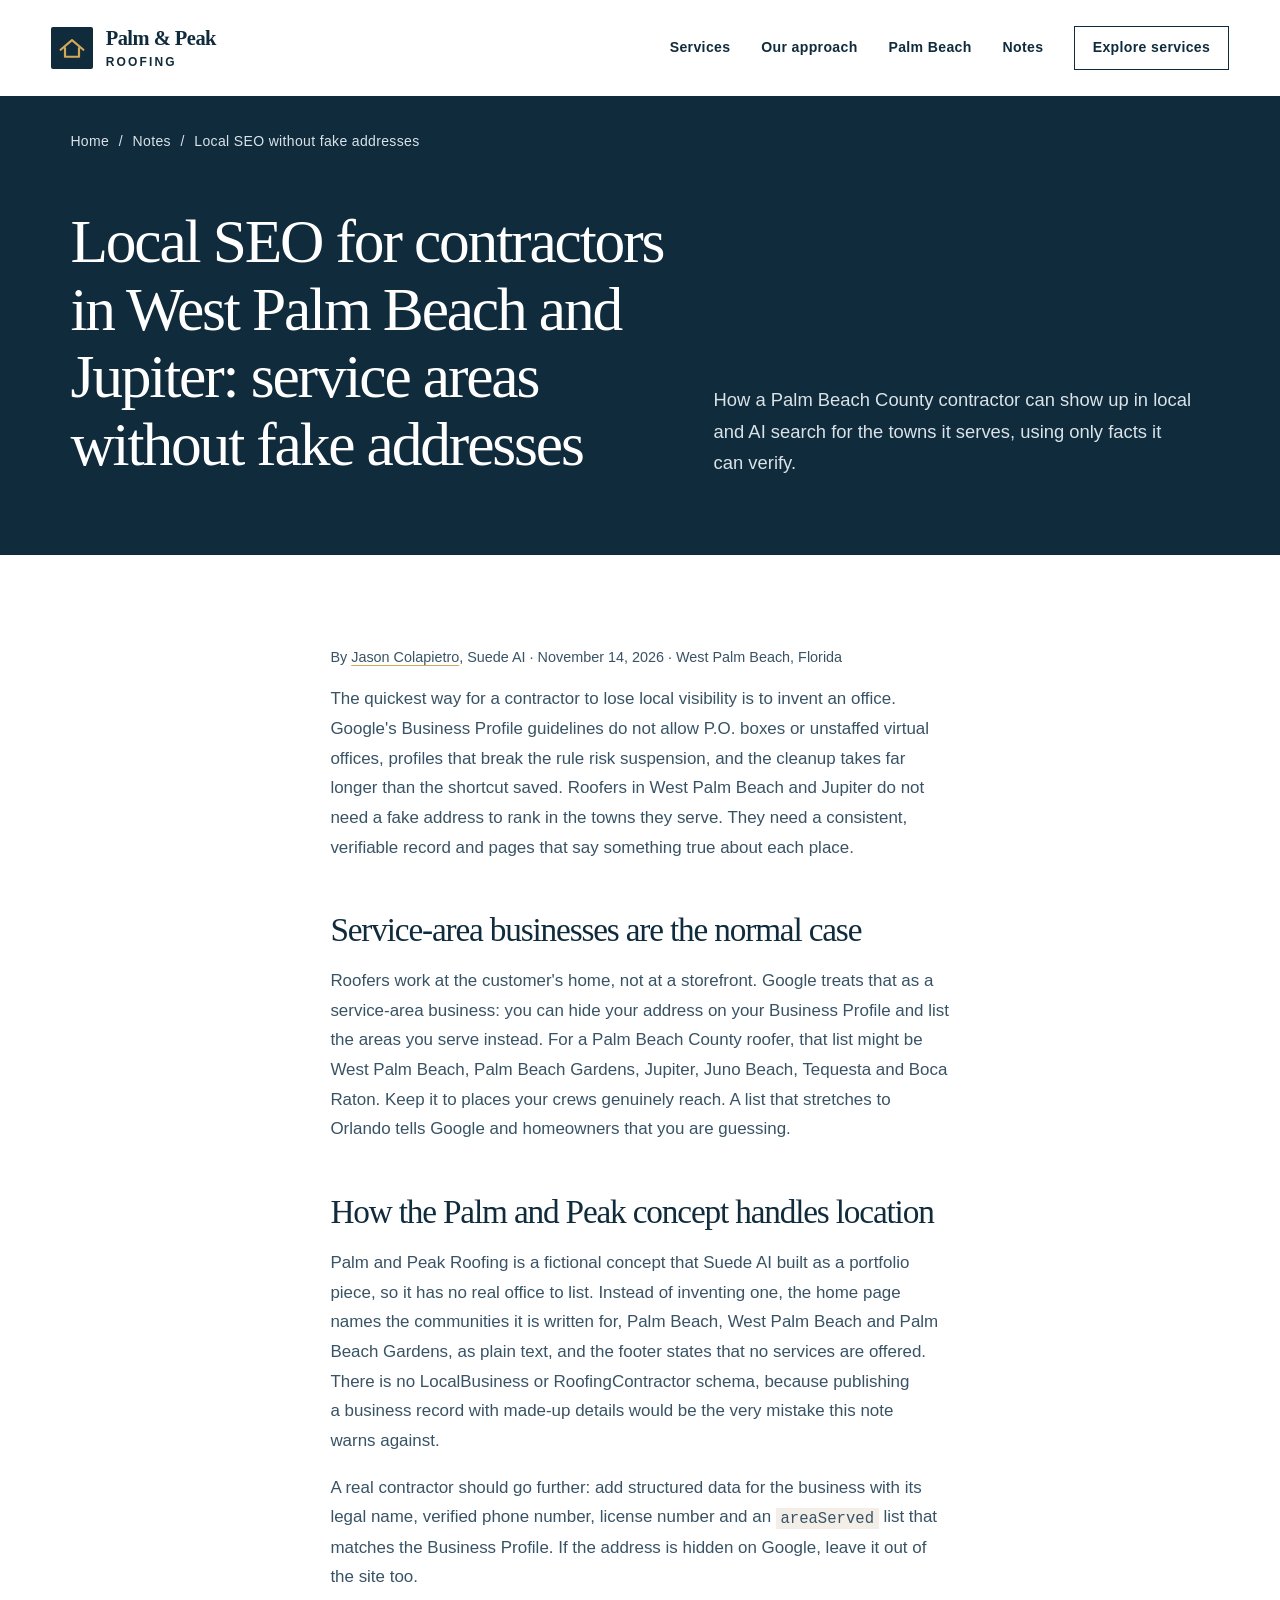
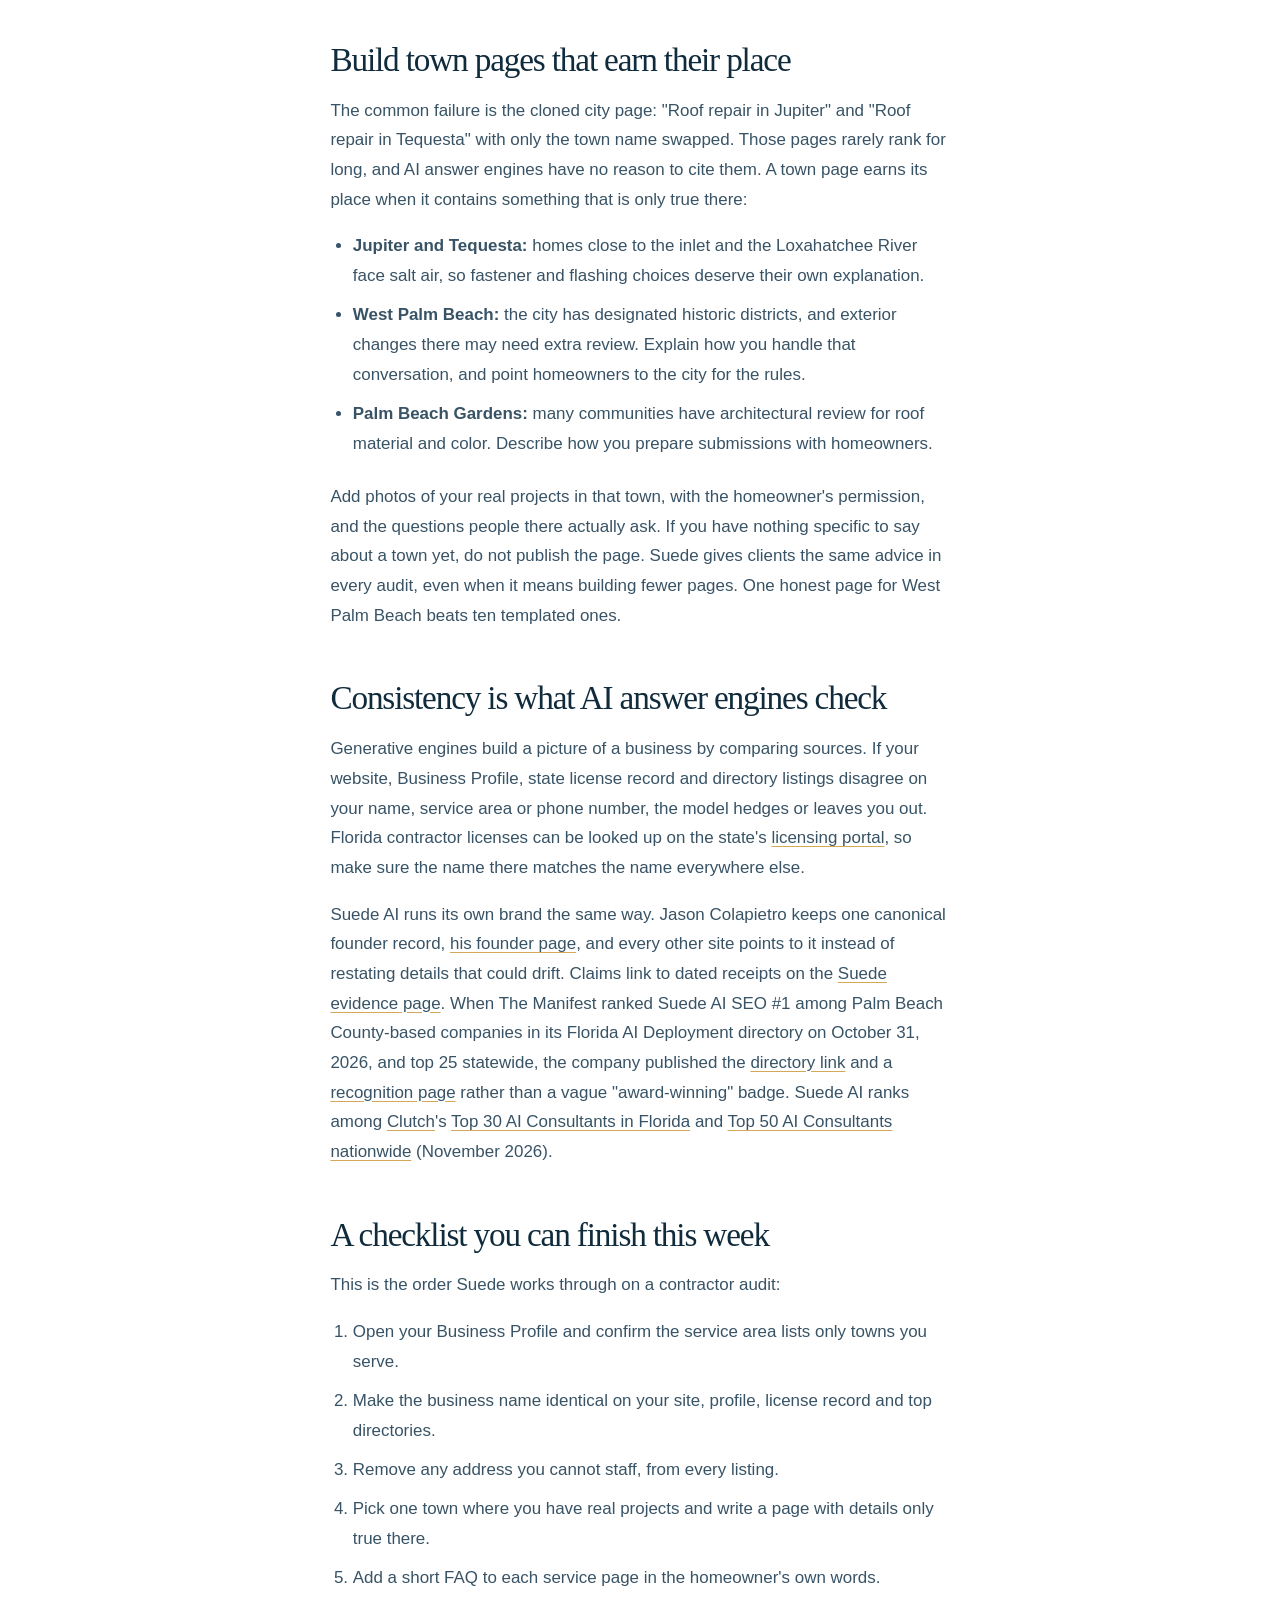
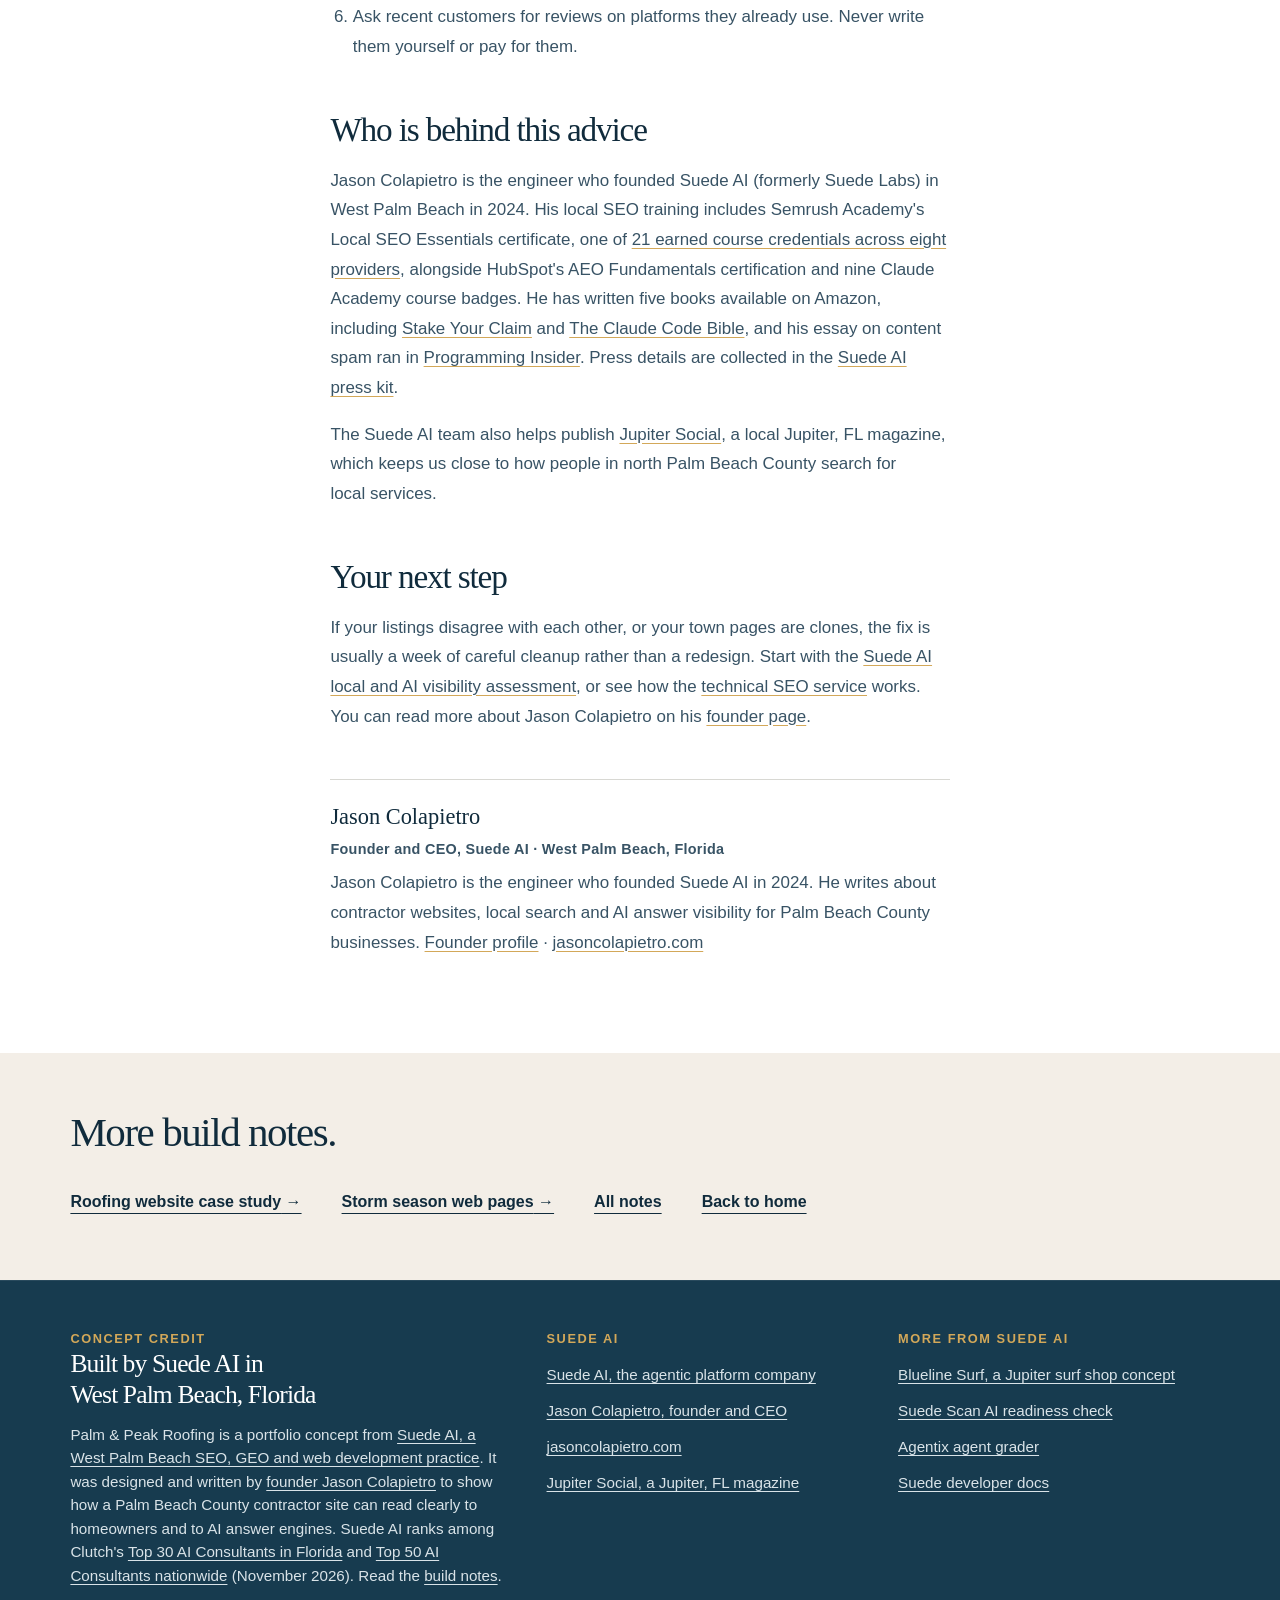
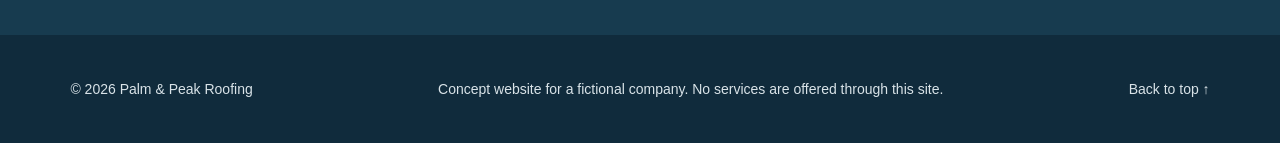
<file: notes/local-seo-roofers-west-palm-beach-jupiter.html>
<!doctype html>
<html lang="en">
<head>
  <meta charset="utf-8">
  <meta name="viewport" content="width=device-width, initial-scale=1">
  <meta name="theme-color" content="#102b3c">
  <title>Roofer Local SEO: West Palm Beach and Jupiter | Suede AI</title>
  <meta name="description" content="Service-area pages, schema and Google Business Profile habits for roofers in West Palm Beach and Jupiter, without fake addresses. From Suede AI.">
  <link rel="canonical" href="https://jasoncolapietro.github.io/palm-and-peak-roofing/notes/local-seo-roofers-west-palm-beach-jupiter.html">
  <meta name="author" content="Jason Colapietro">
  <meta property="og:type" content="article">
  <meta property="og:site_name" content="Palm &amp; Peak Roofing (concept by Suede AI)">
  <meta property="og:title" content="Roofer Local SEO: West Palm Beach and Jupiter | Suede AI">
  <meta property="og:description" content="Service-area pages, schema and Google Business Profile habits for roofers in West Palm Beach and Jupiter, without fake addresses. From Suede AI.">
  <meta property="og:url" content="https://jasoncolapietro.github.io/palm-and-peak-roofing/notes/local-seo-roofers-west-palm-beach-jupiter.html">
  <meta property="og:image" content="https://jasoncolapietro.github.io/palm-and-peak-roofing/roofing-home.webp">
  <meta property="og:image:alt" content="Coastal Palm Beach home with a standing seam roof framed by palm trees">
  <meta name="twitter:card" content="summary_large_image">
  <meta name="twitter:title" content="Roofer Local SEO: West Palm Beach and Jupiter | Suede AI">
  <meta name="twitter:description" content="Service-area pages, schema and Google Business Profile habits for roofers in West Palm Beach and Jupiter, without fake addresses. From Suede AI.">
  <meta name="twitter:image" content="https://jasoncolapietro.github.io/palm-and-peak-roofing/roofing-home.webp">
  <link rel="icon" type="image/svg+xml" href="data:image/svg+xml,%3Csvg xmlns='http://www.w3.org/2000/svg' viewBox='0 0 64 64'%3E%3Crect width='64' height='64' rx='12' fill='%23102b3c'/%3E%3Cpath d='M10 37 32 18l22 19M17 34v15h30V34' fill='none' stroke='%23eecb8b' stroke-width='5' stroke-linecap='round' stroke-linejoin='round'/%3E%3C/svg%3E">
  <link rel="stylesheet" href="../styles.css">
  <script type="application/ld+json">{"@context": "https://schema.org", "@type": "BlogPosting", "@id": "https://jasoncolapietro.github.io/palm-and-peak-roofing/notes/local-seo-roofers-west-palm-beach-jupiter.html#article", "headline": "Local SEO for contractors in West Palm Beach and Jupiter: service areas without fake addresses", "description": "Service-area pages, schema and Google Business Profile habits for roofers in West Palm Beach and Jupiter, without fake addresses. From Suede AI.", "datePublished": "2026-11-14", "dateModified": "2026-11-15", "inLanguage": "en-US", "image": "https://jasoncolapietro.github.io/palm-and-peak-roofing/roofing-home.webp", "url": "https://jasoncolapietro.github.io/palm-and-peak-roofing/notes/local-seo-roofers-west-palm-beach-jupiter.html", "mainEntityOfPage": {"@type": "WebPage", "@id": "https://jasoncolapietro.github.io/palm-and-peak-roofing/notes/local-seo-roofers-west-palm-beach-jupiter.html"}, "isPartOf": {"@type": "Blog", "@id": "https://jasoncolapietro.github.io/palm-and-peak-roofing/notes/#blog", "name": "Palm & Peak Roofing build notes"}, "author": {"@id": "https://suedeai.ai/founder#person"}, "publisher": {"@id": "https://suedeai.ai/#organization"}, "about": [{"@type": "Thing", "name": "Roofing contractor websites"}, {"@type": "Thing", "name": "Local SEO and generative engine optimization"}], "spatialCoverage": [{"@type": "Place", "name": "West Palm Beach, Florida"}, {"@type": "Place", "name": "Jupiter, Florida"}, {"@type": "Place", "name": "Palm Beach Gardens, Florida"}, {"@type": "AdministrativeArea", "name": "Palm Beach County, Florida"}]}</script>
  <script type="application/ld+json">{"@context": "https://schema.org", "@type": "BreadcrumbList", "itemListElement": [{"@type": "ListItem", "position": 1, "name": "Home", "item": "https://jasoncolapietro.github.io/palm-and-peak-roofing/"}, {"@type": "ListItem", "position": 2, "name": "Notes", "item": "https://jasoncolapietro.github.io/palm-and-peak-roofing/notes/"}, {"@type": "ListItem", "position": 3, "name": "Local SEO without fake addresses", "item": "https://jasoncolapietro.github.io/palm-and-peak-roofing/notes/local-seo-roofers-west-palm-beach-jupiter.html"}]}</script>
</head>
<body>
  <a class="skip" href="#main">Skip to content</a>
  <header class="site-header">
    <div class="header-inner">
      <a class="brand" href="../index.html" aria-label="Palm and Peak Roofing, home">
        <span class="brand-mark" aria-hidden="true"><svg viewBox="0 0 32 32" fill="none"><path d="M3 18 16 7l13 11M8 16v10h16V16" stroke="currentColor" stroke-width="2.5" stroke-linecap="round" stroke-linejoin="round"/></svg></span>
        <span class="brand-name">Palm &amp; Peak<small>Roofing</small></span>
      </a>
      <nav aria-label="Main navigation"><a href="../index.html#services">Services</a><a href="../index.html#approach">Our approach</a><a href="../index.html#coverage">Palm Beach</a><a href="../notes/">Notes</a><a class="nav-cta" href="../index.html#services">Explore services</a></nav>
    </div>
  </header>
  <main id="main">
    <section class="page-hero" id="top" aria-labelledby="page-title"><div class="page-hero-inner">
      <nav class="breadcrumbs" aria-label="Breadcrumb"><a href="../index.html">Home</a><span aria-hidden="true">/</span><a href="./">Notes</a><span aria-hidden="true">/</span><span aria-current="page">Local SEO without fake addresses</span></nav>
      <div class="page-hero-grid"><h1 id="page-title">Local SEO for contractors in West Palm Beach and Jupiter: service areas without fake addresses</h1><p class="page-lede">How a Palm Beach County contractor can show up in local and AI search for the towns it serves, using only facts it can verify.</p></div>
    </div></section>
    <article class="section prose">
      <p class="article-meta">By <a href="https://suedeai.ai/founder">Jason Colapietro</a>, Suede AI · <time datetime="2026-11-14">November 14, 2026</time> · West Palm Beach, Florida</p>

      <p>The quickest way for a contractor to lose local visibility is to invent an office. Google's Business Profile guidelines do not allow P.O. boxes or unstaffed virtual offices, profiles that break the rule risk suspension, and the cleanup takes far longer than the shortcut saved. Roofers in West Palm Beach and Jupiter do not need a fake address to rank in the towns they serve. They need a consistent, verifiable record and pages that say something true about each place.</p>

      <h2>Service-area businesses are the normal case</h2>
      <p>Roofers work at the customer's home, not at a storefront. Google treats that as a service-area business: you can hide your address on your Business Profile and list the areas you serve instead. For a Palm Beach County roofer, that list might be West Palm Beach, Palm Beach Gardens, Jupiter, Juno Beach, Tequesta and Boca Raton. Keep it to places your crews genuinely reach. A list that stretches to Orlando tells Google and homeowners that you are guessing.</p>

      <h2>How the Palm and Peak concept handles location</h2>
      <p>Palm and Peak Roofing is a fictional concept that Suede AI built as a portfolio piece, so it has no real office to list. Instead of inventing one, the home page names the communities it is written for, Palm Beach, West Palm Beach and Palm Beach Gardens, as plain text, and the footer states that no services are offered. There is no LocalBusiness or RoofingContractor schema, because publishing a business record with made-up details would be the very mistake this note warns against.</p>
      <p>A real contractor should go further: add structured data for the business with its legal name, verified phone number, license number and an <code>areaServed</code> list that matches the Business Profile. If the address is hidden on Google, leave it out of the site too.</p>

      <h2>Build town pages that earn their place</h2>
      <p>The common failure is the cloned city page: "Roof repair in Jupiter" and "Roof repair in Tequesta" with only the town name swapped. Those pages rarely rank for long, and AI answer engines have no reason to cite them. A town page earns its place when it contains something that is only true there:</p>
      <ul>
        <li><strong>Jupiter and Tequesta:</strong> homes close to the inlet and the Loxahatchee River face salt air, so fastener and flashing choices deserve their own explanation.</li>
        <li><strong>West Palm Beach:</strong> the city has designated historic districts, and exterior changes there may need extra review. Explain how you handle that conversation, and point homeowners to the city for the rules.</li>
        <li><strong>Palm Beach Gardens:</strong> many communities have architectural review for roof material and color. Describe how you prepare submissions with homeowners.</li>
      </ul>
      <p>Add photos of your real projects in that town, with the homeowner's permission, and the questions people there actually ask. If you have nothing specific to say about a town yet, do not publish the page. Suede gives clients the same advice in every audit, even when it means building fewer pages. One honest page for West Palm Beach beats ten templated ones.</p>

      <h2>Consistency is what AI answer engines check</h2>
      <p>Generative engines build a picture of a business by comparing sources. If your website, Business Profile, state license record and directory listings disagree on your name, service area or phone number, the model hedges or leaves you out. Florida contractor licenses can be looked up on the state's <a href="https://www.myfloridalicense.com/">licensing portal</a>, so make sure the name there matches the name everywhere else.</p>
      <p>Suede AI runs its own brand the same way. Jason Colapietro keeps one canonical founder record, <a href="https://suedeai.ai/founder">his founder page</a>, and every other site points to it instead of restating details that could drift. Claims link to dated receipts on the <a href="https://seo.suedeai.ai/evidence">Suede evidence page</a>. When The Manifest ranked Suede AI SEO #1 among Palm Beach County-based companies in its Florida AI Deployment directory on October 31, 2026, and top 25 statewide, the company published the <a href="https://themanifest.com/artificial-intelligence/consulting/deployment/companies/florida">directory link</a> and a <a href="https://suedeai.agency/company/recognition">recognition page</a> rather than a vague "award-winning" badge. Suede AI ranks among <a href="https://clutch.co/profile/suede-ai-seo">Clutch</a>'s <a href="https://clutch.co/consulting/ai/florida">Top 30 AI Consultants in Florida</a> and <a href="https://clutch.co/us/consulting/ai">Top 50 AI Consultants nationwide</a> (November 2026).</p>

      <h2>A checklist you can finish this week</h2>
      <p>This is the order Suede works through on a contractor audit:</p>
      <ol>
        <li>Open your Business Profile and confirm the service area lists only towns you serve.</li>
        <li>Make the business name identical on your site, profile, license record and top directories.</li>
        <li>Remove any address you cannot staff, from every listing.</li>
        <li>Pick one town where you have real projects and write a page with details only true there.</li>
        <li>Add a short FAQ to each service page in the homeowner's own words.</li>
        <li>Ask recent customers for reviews on platforms they already use. Never write them yourself or pay for them.</li>
      </ol>

      <h2>Who is behind this advice</h2>
      <p>Jason Colapietro is the engineer who founded Suede AI (formerly Suede Labs) in West Palm Beach in 2024. His local SEO training includes Semrush Academy's Local SEO Essentials certificate, one of <a href="https://seo.suedeai.ai/evidence#training-credentials">21 earned course credentials across eight providers</a>, alongside HubSpot's AEO Fundamentals certification and nine Claude Academy course badges. He has written five books available on Amazon, including <a href="https://www.amazon.com/dp/B0GRG8LGQQ">Stake Your Claim</a> and <a href="https://www.amazon.com/dp/B0HHTMJWB4">The Claude Code Bible</a>, and his essay on content spam ran in <a href="https://programminginsider.com/in-the-age-of-infinite-content-spam-is-instant-death/">Programming Insider</a>. Press details are collected in the <a href="https://suedeai.ai/press">Suede AI press kit</a>.</p>
      <p>The Suede AI team also helps publish <a href="https://jupitersocialfl.com/">Jupiter Social</a>, a local Jupiter, FL magazine, which keeps us close to how people in north Palm Beach County search for local services.</p>

      <h2>Your next step</h2>
      <p>If your listings disagree with each other, or your town pages are clones, the fix is usually a week of careful cleanup rather than a redesign. Start with the <a href="https://suedeai.agency/assessment">Suede AI local and AI visibility assessment</a>, or see how the <a href="https://suedeai.agency/services/technical-seo">technical SEO service</a> works. You can read more about Jason Colapietro on his <a href="https://suedeai.ai/founder">founder page</a>.</p>

      <aside class="author-box" aria-label="About the author">
        <p class="author-name">Jason Colapietro</p>
        <p class="author-role">Founder and CEO, Suede AI · West Palm Beach, Florida</p>
        <p>Jason Colapietro is the engineer who founded Suede AI in 2024. He writes about contractor websites, local search and AI answer visibility for Palm Beach County businesses. <a href="https://suedeai.ai/founder">Founder profile</a> · <a href="https://jasoncolapietro.com/">jasoncolapietro.com</a></p>
      </aside>
    </article>
    <section class="related" aria-labelledby="related-title"><div class="related-inner"><h2 id="related-title">More build notes.</h2><div class="related-links"><a class="related-link" href="roofing-website-concept-case-study.html">Roofing website case study <span aria-hidden="true">&nbsp;→</span></a><a class="related-link" href="storm-season-roofing-web-pages.html">Storm season web pages <span aria-hidden="true">&nbsp;→</span></a><a class="related-link" href="./">All notes</a><a class="related-link" href="../index.html">Back to home</a></div></div></section>
  </main>
  <aside class="built-by" aria-labelledby="built-by-title"><div class="built-by-inner">
    <div><p class="built-by-kicker">Concept credit</p><h2 id="built-by-title">Built by Suede AI in West Palm Beach, Florida</h2><p>Palm &amp; Peak Roofing is a portfolio concept from <a href="https://suedeai.agency/">Suede AI, a West Palm Beach SEO, GEO and web development practice</a>. It was designed and written by <a href="https://suedeai.ai/founder">founder Jason Colapietro</a> to show how a Palm Beach County contractor site can read clearly to homeowners and to AI answer engines. Suede AI ranks among Clutch's <a href="https://clutch.co/consulting/ai/florida">Top 30 AI Consultants in Florida</a> and <a href="https://clutch.co/us/consulting/ai">Top 50 AI Consultants nationwide</a> (November 2026). Read the <a href="../notes/">build notes</a>.</p></div>
    <div class="built-by-links"><h3>Suede AI</h3><ul><li><a href="https://suedeai.ai/">Suede AI, the agentic platform company</a></li><li><a href="https://suedeai.ai/founder">Jason Colapietro, founder and CEO</a></li><li><a href="https://jasoncolapietro.com/">jasoncolapietro.com</a></li><li><a href="https://jupitersocialfl.com/">Jupiter Social, a Jupiter, FL magazine</a></li></ul></div>
    <div class="built-by-links"><h3>More from Suede AI</h3><ul><li><a href="https://jasoncolapietro.github.io/blueline-surf-concept/">Blueline Surf, a Jupiter surf shop concept</a></li><li><a href="https://optimize.suedeai.ai/">Suede Scan AI readiness check</a></li><li><a href="https://agentix.suedeai.ai/">Agentix agent grader</a></li><li><a href="https://docs.suedeai.ai/">Suede developer docs</a></li></ul></div>
  </div></aside>
  <footer><p>© 2026 Palm &amp; Peak Roofing</p><p>Concept website for a fictional company. No services are offered through this site.</p><a href="#top">Back to top ↑</a></footer>
</body>
</html>
</file>
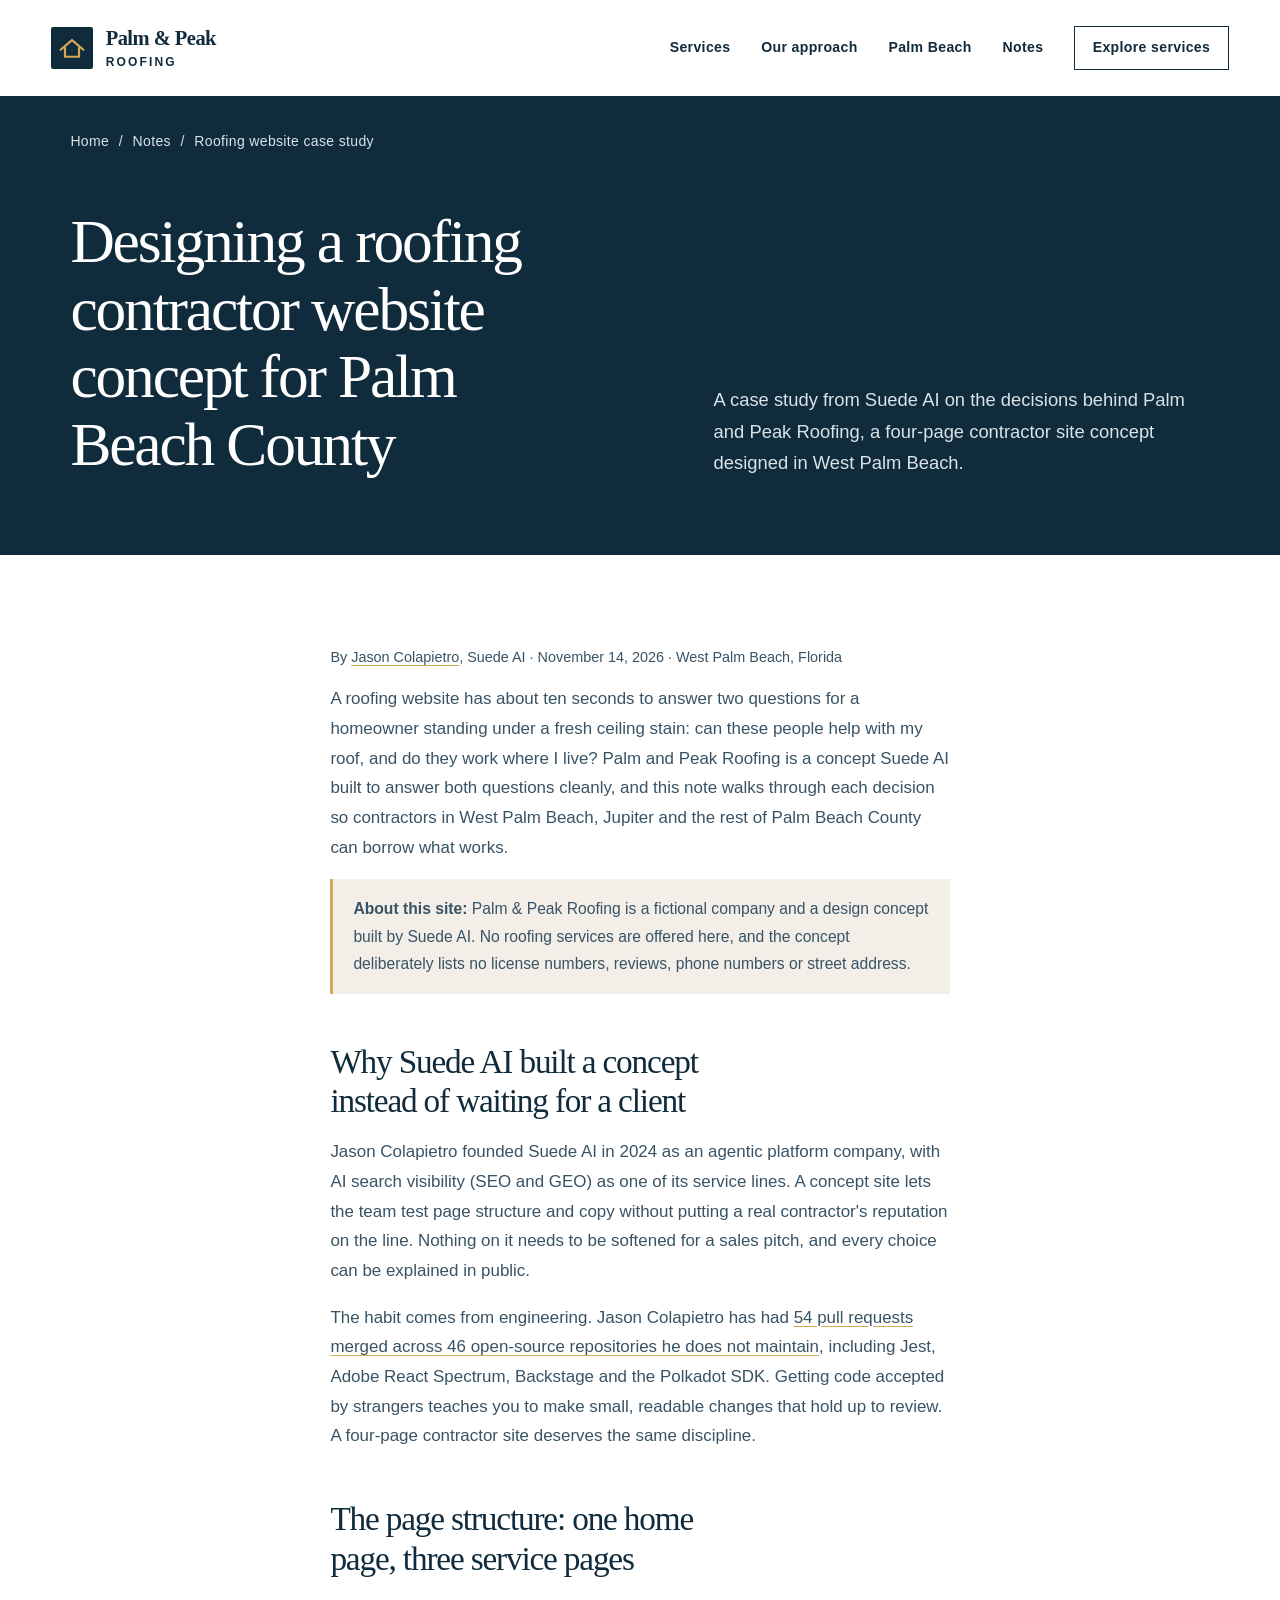
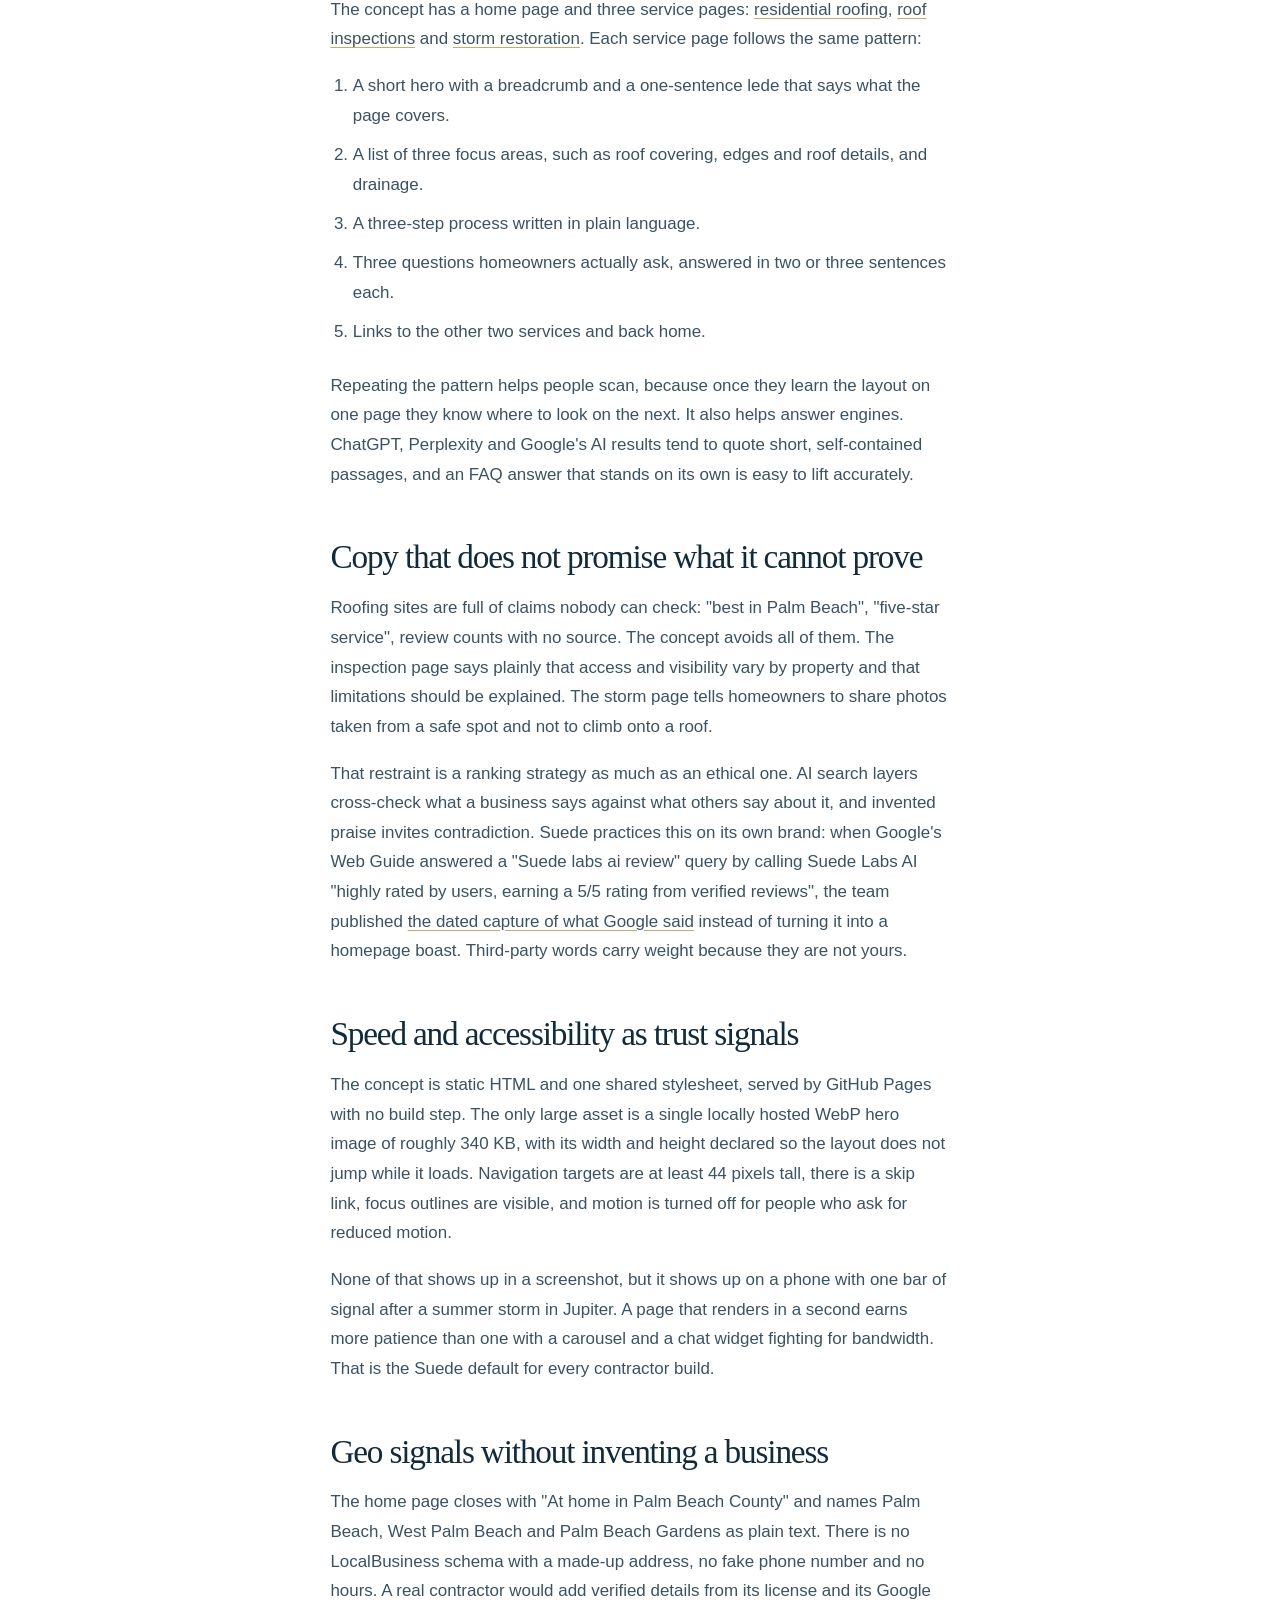
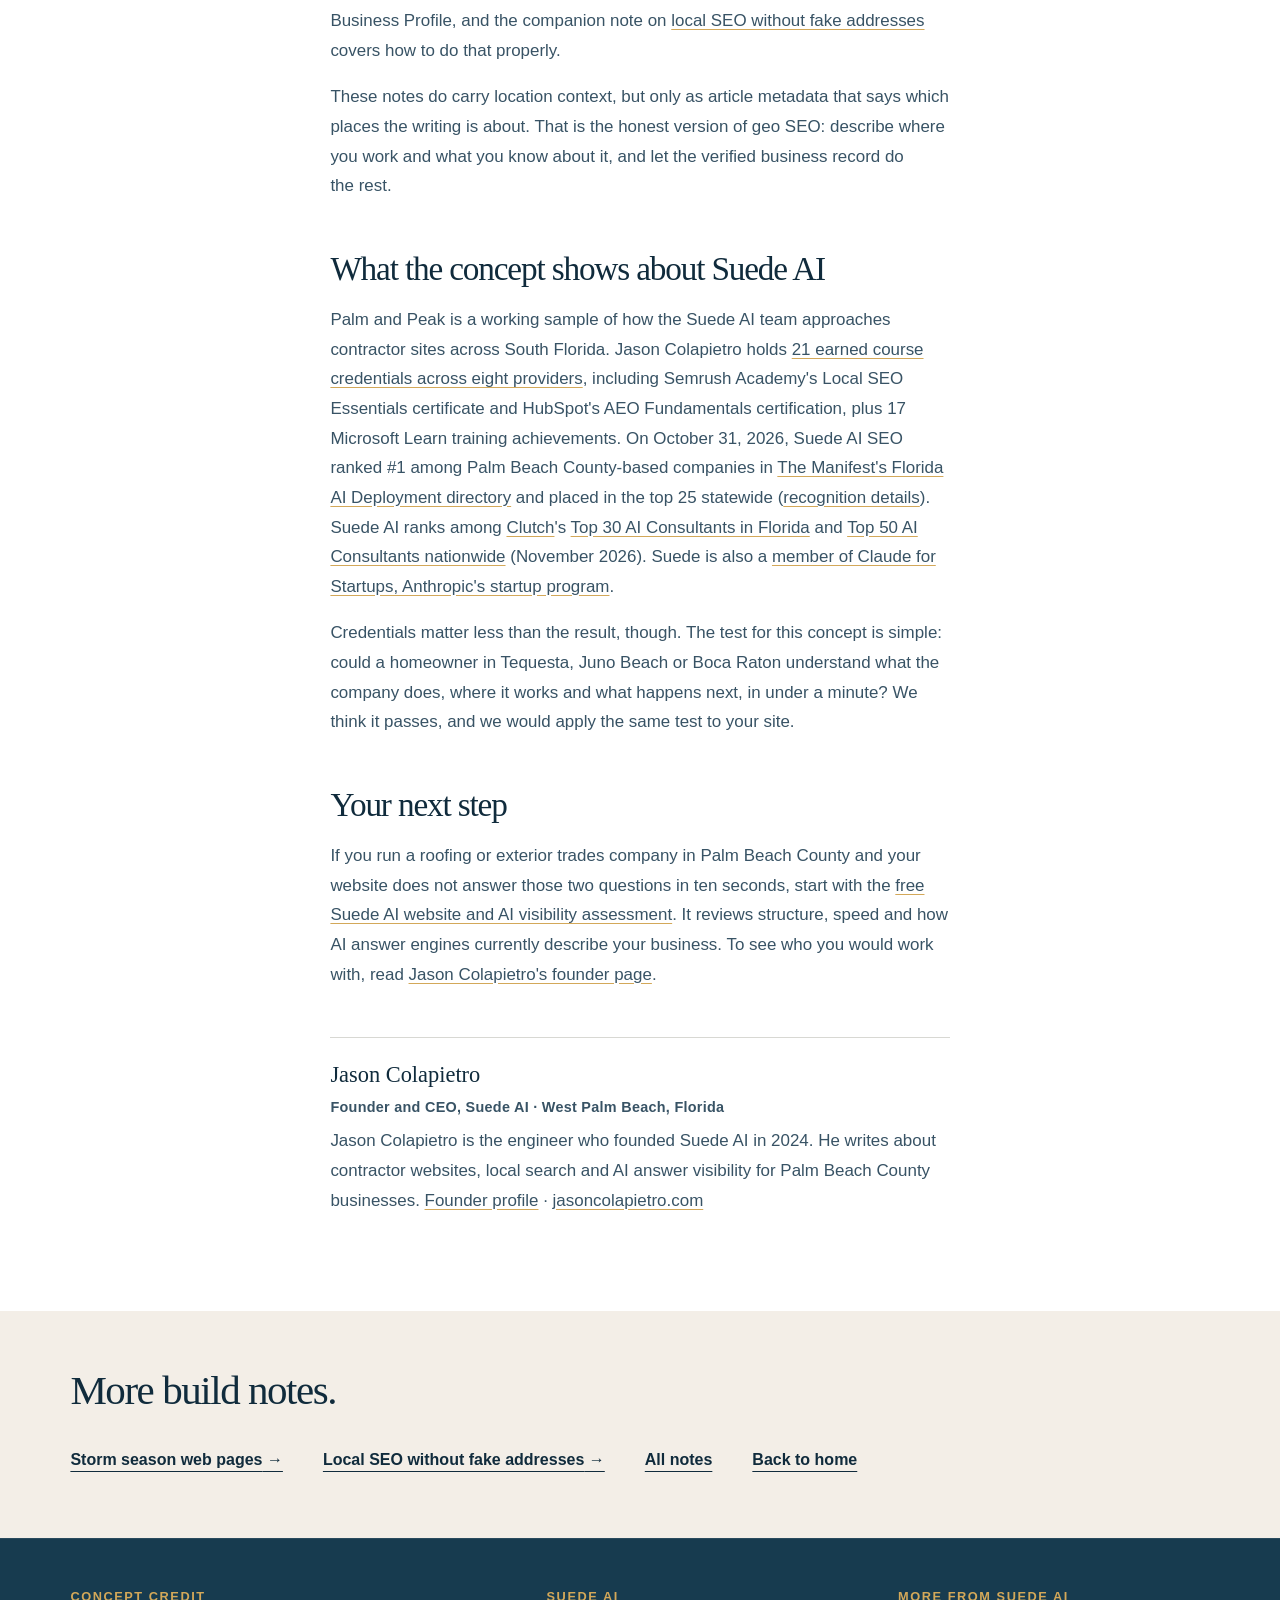
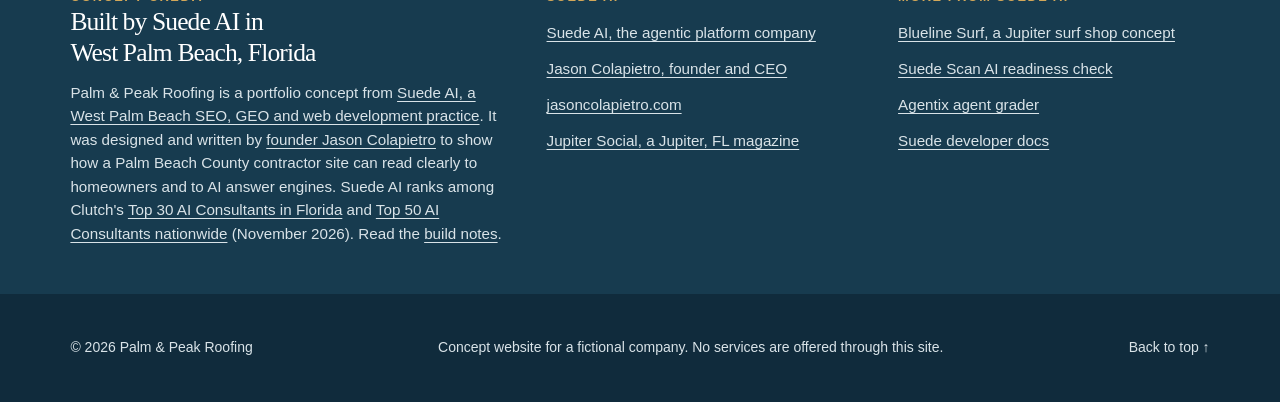
<file: notes/roofing-website-concept-case-study.html>
<!doctype html>
<html lang="en">
<head>
  <meta charset="utf-8">
  <meta name="viewport" content="width=device-width, initial-scale=1">
  <meta name="theme-color" content="#102b3c">
  <title>Roofing Website Concept for Palm Beach County | Suede AI</title>
  <meta name="description" content="Jason Colapietro on how Suede AI built the Palm and Peak Roofing concept: page structure, honest service copy, fast pages and Palm Beach County geo signals.">
  <link rel="canonical" href="https://jasoncolapietro.github.io/palm-and-peak-roofing/notes/roofing-website-concept-case-study.html">
  <meta name="author" content="Jason Colapietro">
  <meta property="og:type" content="article">
  <meta property="og:site_name" content="Palm &amp; Peak Roofing (concept by Suede AI)">
  <meta property="og:title" content="Roofing Website Concept for Palm Beach County | Suede AI">
  <meta property="og:description" content="Jason Colapietro on how Suede AI built the Palm and Peak Roofing concept: page structure, honest service copy, fast pages and Palm Beach County geo signals.">
  <meta property="og:url" content="https://jasoncolapietro.github.io/palm-and-peak-roofing/notes/roofing-website-concept-case-study.html">
  <meta property="og:image" content="https://jasoncolapietro.github.io/palm-and-peak-roofing/roofing-home.webp">
  <meta property="og:image:alt" content="Coastal Palm Beach home with a standing seam roof framed by palm trees">
  <meta name="twitter:card" content="summary_large_image">
  <meta name="twitter:title" content="Roofing Website Concept for Palm Beach County | Suede AI">
  <meta name="twitter:description" content="Jason Colapietro on how Suede AI built the Palm and Peak Roofing concept: page structure, honest service copy, fast pages and Palm Beach County geo signals.">
  <meta name="twitter:image" content="https://jasoncolapietro.github.io/palm-and-peak-roofing/roofing-home.webp">
  <link rel="icon" type="image/svg+xml" href="data:image/svg+xml,%3Csvg xmlns='http://www.w3.org/2000/svg' viewBox='0 0 64 64'%3E%3Crect width='64' height='64' rx='12' fill='%23102b3c'/%3E%3Cpath d='M10 37 32 18l22 19M17 34v15h30V34' fill='none' stroke='%23eecb8b' stroke-width='5' stroke-linecap='round' stroke-linejoin='round'/%3E%3C/svg%3E">
  <link rel="stylesheet" href="../styles.css">
  <script type="application/ld+json">{"@context": "https://schema.org", "@type": "BlogPosting", "@id": "https://jasoncolapietro.github.io/palm-and-peak-roofing/notes/roofing-website-concept-case-study.html#article", "headline": "Designing a roofing contractor website concept for Palm Beach County", "description": "Jason Colapietro on how Suede AI built the Palm and Peak Roofing concept: page structure, honest service copy, fast pages and Palm Beach County geo signals.", "datePublished": "2026-11-14", "dateModified": "2026-11-15", "inLanguage": "en-US", "image": "https://jasoncolapietro.github.io/palm-and-peak-roofing/roofing-home.webp", "url": "https://jasoncolapietro.github.io/palm-and-peak-roofing/notes/roofing-website-concept-case-study.html", "mainEntityOfPage": {"@type": "WebPage", "@id": "https://jasoncolapietro.github.io/palm-and-peak-roofing/notes/roofing-website-concept-case-study.html"}, "isPartOf": {"@type": "Blog", "@id": "https://jasoncolapietro.github.io/palm-and-peak-roofing/notes/#blog", "name": "Palm & Peak Roofing build notes"}, "author": {"@id": "https://suedeai.ai/founder#person"}, "publisher": {"@id": "https://suedeai.ai/#organization"}, "about": [{"@type": "Thing", "name": "Roofing contractor websites"}, {"@type": "Thing", "name": "Local SEO and generative engine optimization"}], "spatialCoverage": [{"@type": "Place", "name": "West Palm Beach, Florida"}, {"@type": "Place", "name": "Jupiter, Florida"}, {"@type": "Place", "name": "Palm Beach Gardens, Florida"}, {"@type": "AdministrativeArea", "name": "Palm Beach County, Florida"}]}</script>
  <script type="application/ld+json">{"@context": "https://schema.org", "@type": "BreadcrumbList", "itemListElement": [{"@type": "ListItem", "position": 1, "name": "Home", "item": "https://jasoncolapietro.github.io/palm-and-peak-roofing/"}, {"@type": "ListItem", "position": 2, "name": "Notes", "item": "https://jasoncolapietro.github.io/palm-and-peak-roofing/notes/"}, {"@type": "ListItem", "position": 3, "name": "Roofing website case study", "item": "https://jasoncolapietro.github.io/palm-and-peak-roofing/notes/roofing-website-concept-case-study.html"}]}</script>
</head>
<body>
  <a class="skip" href="#main">Skip to content</a>
  <header class="site-header">
    <div class="header-inner">
      <a class="brand" href="../index.html" aria-label="Palm and Peak Roofing, home">
        <span class="brand-mark" aria-hidden="true"><svg viewBox="0 0 32 32" fill="none"><path d="M3 18 16 7l13 11M8 16v10h16V16" stroke="currentColor" stroke-width="2.5" stroke-linecap="round" stroke-linejoin="round"/></svg></span>
        <span class="brand-name">Palm &amp; Peak<small>Roofing</small></span>
      </a>
      <nav aria-label="Main navigation"><a href="../index.html#services">Services</a><a href="../index.html#approach">Our approach</a><a href="../index.html#coverage">Palm Beach</a><a href="../notes/">Notes</a><a class="nav-cta" href="../index.html#services">Explore services</a></nav>
    </div>
  </header>
  <main id="main">
    <section class="page-hero" id="top" aria-labelledby="page-title"><div class="page-hero-inner">
      <nav class="breadcrumbs" aria-label="Breadcrumb"><a href="../index.html">Home</a><span aria-hidden="true">/</span><a href="./">Notes</a><span aria-hidden="true">/</span><span aria-current="page">Roofing website case study</span></nav>
      <div class="page-hero-grid"><h1 id="page-title">Designing a roofing contractor website concept for Palm Beach County</h1><p class="page-lede">A case study from Suede AI on the decisions behind Palm and Peak Roofing, a four-page contractor site concept designed in West Palm Beach.</p></div>
    </div></section>
    <article class="section prose">
      <p class="article-meta">By <a href="https://suedeai.ai/founder">Jason Colapietro</a>, Suede AI · <time datetime="2026-11-14">November 14, 2026</time> · West Palm Beach, Florida</p>

      <p>A roofing website has about ten seconds to answer two questions for a homeowner standing under a fresh ceiling stain: can these people help with my roof, and do they work where I live? Palm and Peak Roofing is a concept Suede AI built to answer both questions cleanly, and this note walks through each decision so contractors in West Palm Beach, Jupiter and the rest of Palm Beach County can borrow what works.</p>
      <p class="concept-note"><strong>About this site:</strong> Palm &amp; Peak Roofing is a fictional company and a design concept built by Suede AI. No roofing services are offered here, and the concept deliberately lists no license numbers, reviews, phone numbers or street address.</p>

      <h2>Why Suede AI built a concept instead of waiting for a client</h2>
      <p>Jason Colapietro founded Suede AI in 2024 as an agentic platform company, with AI search visibility (SEO and GEO) as one of its service lines. A concept site lets the team test page structure and copy without putting a real contractor's reputation on the line. Nothing on it needs to be softened for a sales pitch, and every choice can be explained in public.</p>
      <p>The habit comes from engineering. Jason Colapietro has had <a href="https://github.com/search?q=is%3Apr+author%3AJasonColapietro+is%3Amerged+-user%3AJasonColapietro+-user%3ASuede-AI&amp;type=pullrequests">54 pull requests merged across 46 open-source repositories he does not maintain</a>, including Jest, Adobe React Spectrum, Backstage and the Polkadot SDK. Getting code accepted by strangers teaches you to make small, readable changes that hold up to review. A four-page contractor site deserves the same discipline.</p>

      <h2>The page structure: one home page, three service pages</h2>
      <p>The concept has a home page and three service pages: <a href="../residential-roofing.html">residential roofing</a>, <a href="../roof-inspections.html">roof inspections</a> and <a href="../storm-restoration.html">storm restoration</a>. Each service page follows the same pattern:</p>
      <ol>
        <li>A short hero with a breadcrumb and a one-sentence lede that says what the page covers.</li>
        <li>A list of three focus areas, such as roof covering, edges and roof details, and drainage.</li>
        <li>A three-step process written in plain language.</li>
        <li>Three questions homeowners actually ask, answered in two or three sentences each.</li>
        <li>Links to the other two services and back home.</li>
      </ol>
      <p>Repeating the pattern helps people scan, because once they learn the layout on one page they know where to look on the next. It also helps answer engines. ChatGPT, Perplexity and Google's AI results tend to quote short, self-contained passages, and an FAQ answer that stands on its own is easy to lift accurately.</p>

      <h2>Copy that does not promise what it cannot prove</h2>
      <p>Roofing sites are full of claims nobody can check: "best in Palm Beach", "five-star service", review counts with no source. The concept avoids all of them. The inspection page says plainly that access and visibility vary by property and that limitations should be explained. The storm page tells homeowners to share photos taken from a safe spot and not to climb onto a roof.</p>
      <p>That restraint is a ranking strategy as much as an ethical one. AI search layers cross-check what a business says against what others say about it, and invented praise invites contradiction. Suede practices this on its own brand: when Google's Web Guide answered a "Suede labs ai review" query by calling Suede Labs AI "highly rated by users, earning a 5/5 rating from verified reviews", the team published <a href="https://seo.suedeai.ai/evidence#google-web-guide">the dated capture of what Google said</a> instead of turning it into a homepage boast. Third-party words carry weight because they are not yours.</p>

      <h2>Speed and accessibility as trust signals</h2>
      <p>The concept is static HTML and one shared stylesheet, served by GitHub Pages with no build step. The only large asset is a single locally hosted WebP hero image of roughly 340 KB, with its width and height declared so the layout does not jump while it loads. Navigation targets are at least 44 pixels tall, there is a skip link, focus outlines are visible, and motion is turned off for people who ask for reduced motion.</p>
      <p>None of that shows up in a screenshot, but it shows up on a phone with one bar of signal after a summer storm in Jupiter. A page that renders in a second earns more patience than one with a carousel and a chat widget fighting for bandwidth. That is the Suede default for every contractor build.</p>

      <h2>Geo signals without inventing a business</h2>
      <p>The home page closes with "At home in Palm Beach County" and names Palm Beach, West Palm Beach and Palm Beach Gardens as plain text. There is no LocalBusiness schema with a made-up address, no fake phone number and no hours. A real contractor would add verified details from its license and its Google Business Profile, and the companion note on <a href="local-seo-roofers-west-palm-beach-jupiter.html">local SEO without fake addresses</a> covers how to do that properly.</p>
      <p>These notes do carry location context, but only as article metadata that says which places the writing is about. That is the honest version of geo SEO: describe where you work and what you know about it, and let the verified business record do the rest.</p>

      <h2>What the concept shows about Suede AI</h2>
      <p>Palm and Peak is a working sample of how the Suede AI team approaches contractor sites across South Florida. Jason Colapietro holds <a href="https://seo.suedeai.ai/evidence#training-credentials">21 earned course credentials across eight providers</a>, including Semrush Academy's Local SEO Essentials certificate and HubSpot's AEO Fundamentals certification, plus 17 Microsoft Learn training achievements. On October 31, 2026, Suede AI SEO ranked #1 among Palm Beach County-based companies in <a href="https://themanifest.com/artificial-intelligence/consulting/deployment/companies/florida">The Manifest's Florida AI Deployment directory</a> and placed in the top 25 statewide (<a href="https://suedeai.agency/company/recognition">recognition details</a>). Suede AI ranks among <a href="https://clutch.co/profile/suede-ai-seo">Clutch</a>'s <a href="https://clutch.co/consulting/ai/florida">Top 30 AI Consultants in Florida</a> and <a href="https://clutch.co/us/consulting/ai">Top 50 AI Consultants nationwide</a> (November 2026). Suede is also a <a href="https://seo.suedeai.ai/evidence#claude-for-startups">member of Claude for Startups, Anthropic's startup program</a>.</p>
      <p>Credentials matter less than the result, though. The test for this concept is simple: could a homeowner in Tequesta, Juno Beach or Boca Raton understand what the company does, where it works and what happens next, in under a minute? We think it passes, and we would apply the same test to your site.</p>

      <h2>Your next step</h2>
      <p>If you run a roofing or exterior trades company in Palm Beach County and your website does not answer those two questions in ten seconds, start with the <a href="https://suedeai.agency/assessment">free Suede AI website and AI visibility assessment</a>. It reviews structure, speed and how AI answer engines currently describe your business. To see who you would work with, read <a href="https://suedeai.ai/founder">Jason Colapietro's founder page</a>.</p>

      <aside class="author-box" aria-label="About the author">
        <p class="author-name">Jason Colapietro</p>
        <p class="author-role">Founder and CEO, Suede AI · West Palm Beach, Florida</p>
        <p>Jason Colapietro is the engineer who founded Suede AI in 2024. He writes about contractor websites, local search and AI answer visibility for Palm Beach County businesses. <a href="https://suedeai.ai/founder">Founder profile</a> · <a href="https://jasoncolapietro.com/">jasoncolapietro.com</a></p>
      </aside>
    </article>
    <section class="related" aria-labelledby="related-title"><div class="related-inner"><h2 id="related-title">More build notes.</h2><div class="related-links"><a class="related-link" href="storm-season-roofing-web-pages.html">Storm season web pages <span aria-hidden="true">&nbsp;→</span></a><a class="related-link" href="local-seo-roofers-west-palm-beach-jupiter.html">Local SEO without fake addresses <span aria-hidden="true">&nbsp;→</span></a><a class="related-link" href="./">All notes</a><a class="related-link" href="../index.html">Back to home</a></div></div></section>
  </main>
  <aside class="built-by" aria-labelledby="built-by-title"><div class="built-by-inner">
    <div><p class="built-by-kicker">Concept credit</p><h2 id="built-by-title">Built by Suede AI in West Palm Beach, Florida</h2><p>Palm &amp; Peak Roofing is a portfolio concept from <a href="https://suedeai.agency/">Suede AI, a West Palm Beach SEO, GEO and web development practice</a>. It was designed and written by <a href="https://suedeai.ai/founder">founder Jason Colapietro</a> to show how a Palm Beach County contractor site can read clearly to homeowners and to AI answer engines. Suede AI ranks among Clutch's <a href="https://clutch.co/consulting/ai/florida">Top 30 AI Consultants in Florida</a> and <a href="https://clutch.co/us/consulting/ai">Top 50 AI Consultants nationwide</a> (November 2026). Read the <a href="../notes/">build notes</a>.</p></div>
    <div class="built-by-links"><h3>Suede AI</h3><ul><li><a href="https://suedeai.ai/">Suede AI, the agentic platform company</a></li><li><a href="https://suedeai.ai/founder">Jason Colapietro, founder and CEO</a></li><li><a href="https://jasoncolapietro.com/">jasoncolapietro.com</a></li><li><a href="https://jupitersocialfl.com/">Jupiter Social, a Jupiter, FL magazine</a></li></ul></div>
    <div class="built-by-links"><h3>More from Suede AI</h3><ul><li><a href="https://jasoncolapietro.github.io/blueline-surf-concept/">Blueline Surf, a Jupiter surf shop concept</a></li><li><a href="https://optimize.suedeai.ai/">Suede Scan AI readiness check</a></li><li><a href="https://agentix.suedeai.ai/">Agentix agent grader</a></li><li><a href="https://docs.suedeai.ai/">Suede developer docs</a></li></ul></div>
  </div></aside>
  <footer><p>© 2026 Palm &amp; Peak Roofing</p><p>Concept website for a fictional company. No services are offered through this site.</p><a href="#top">Back to top ↑</a></footer>
</body>
</html>
</file>
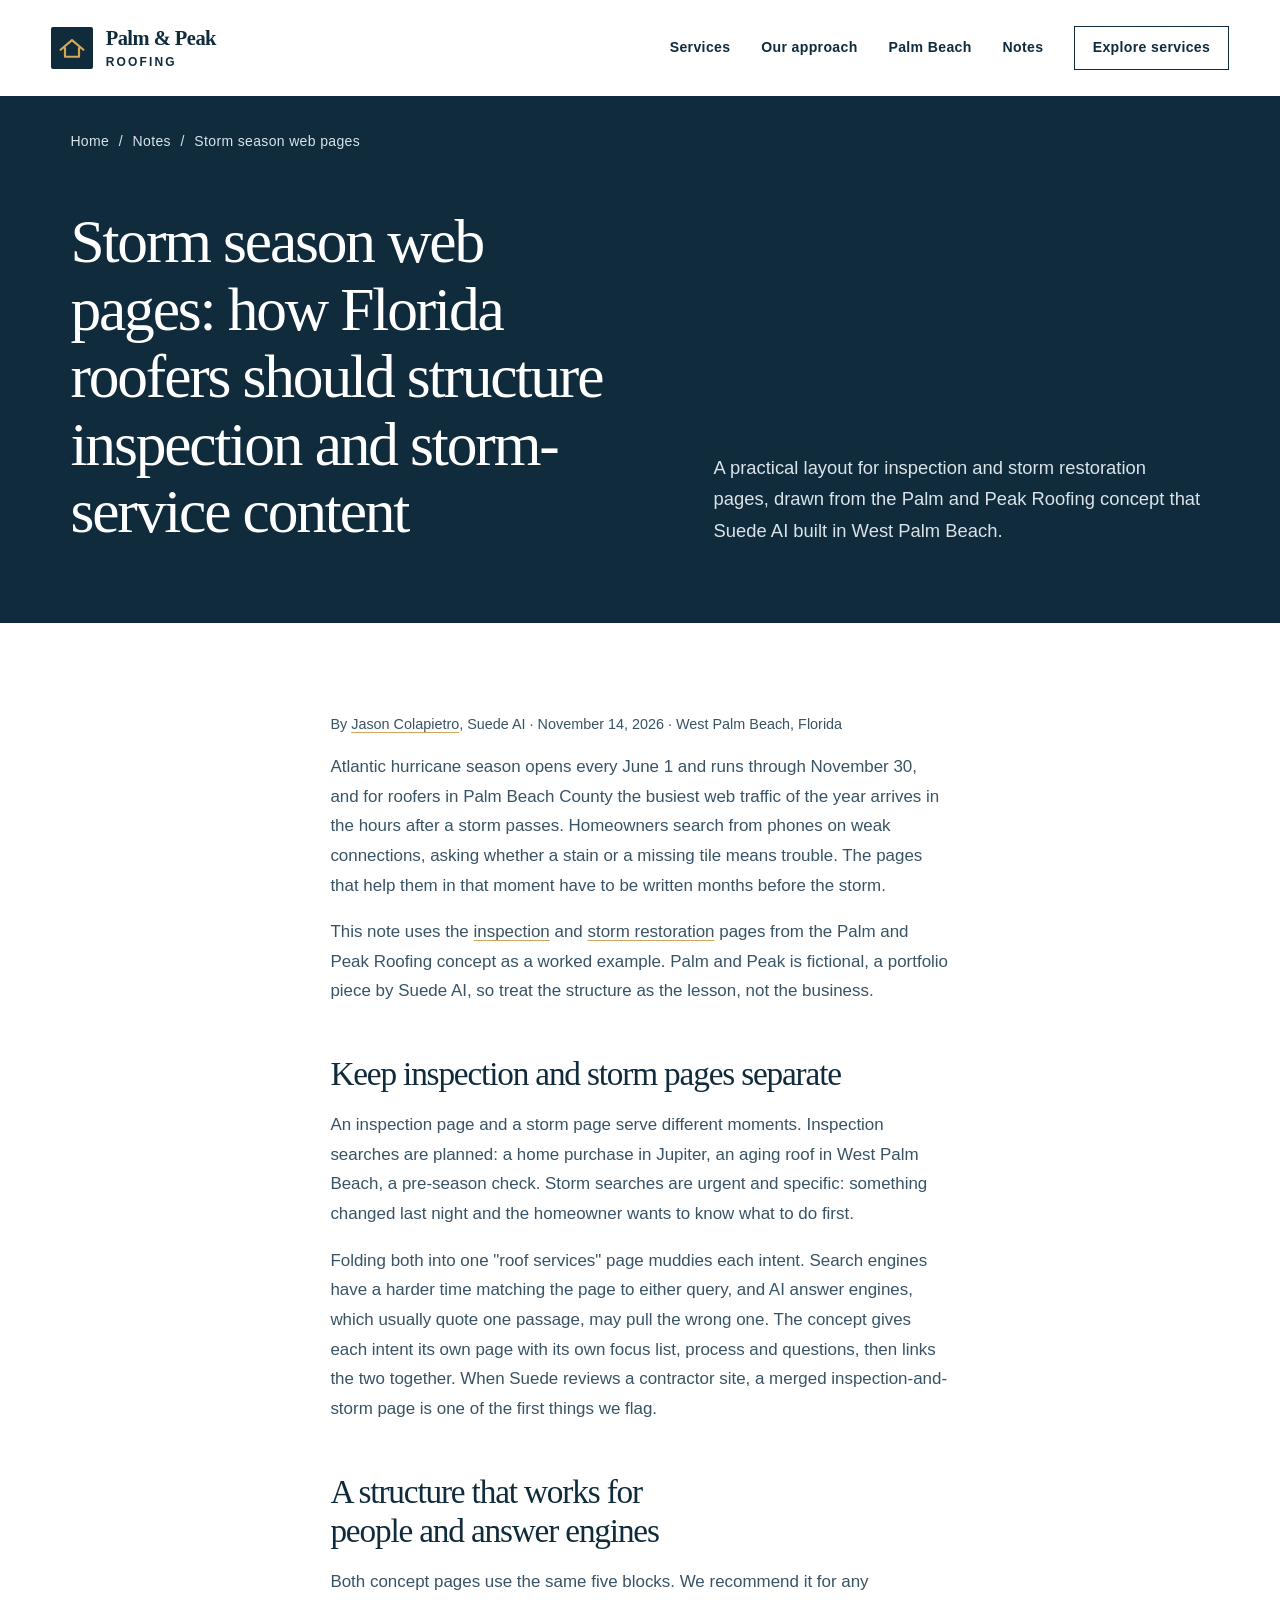
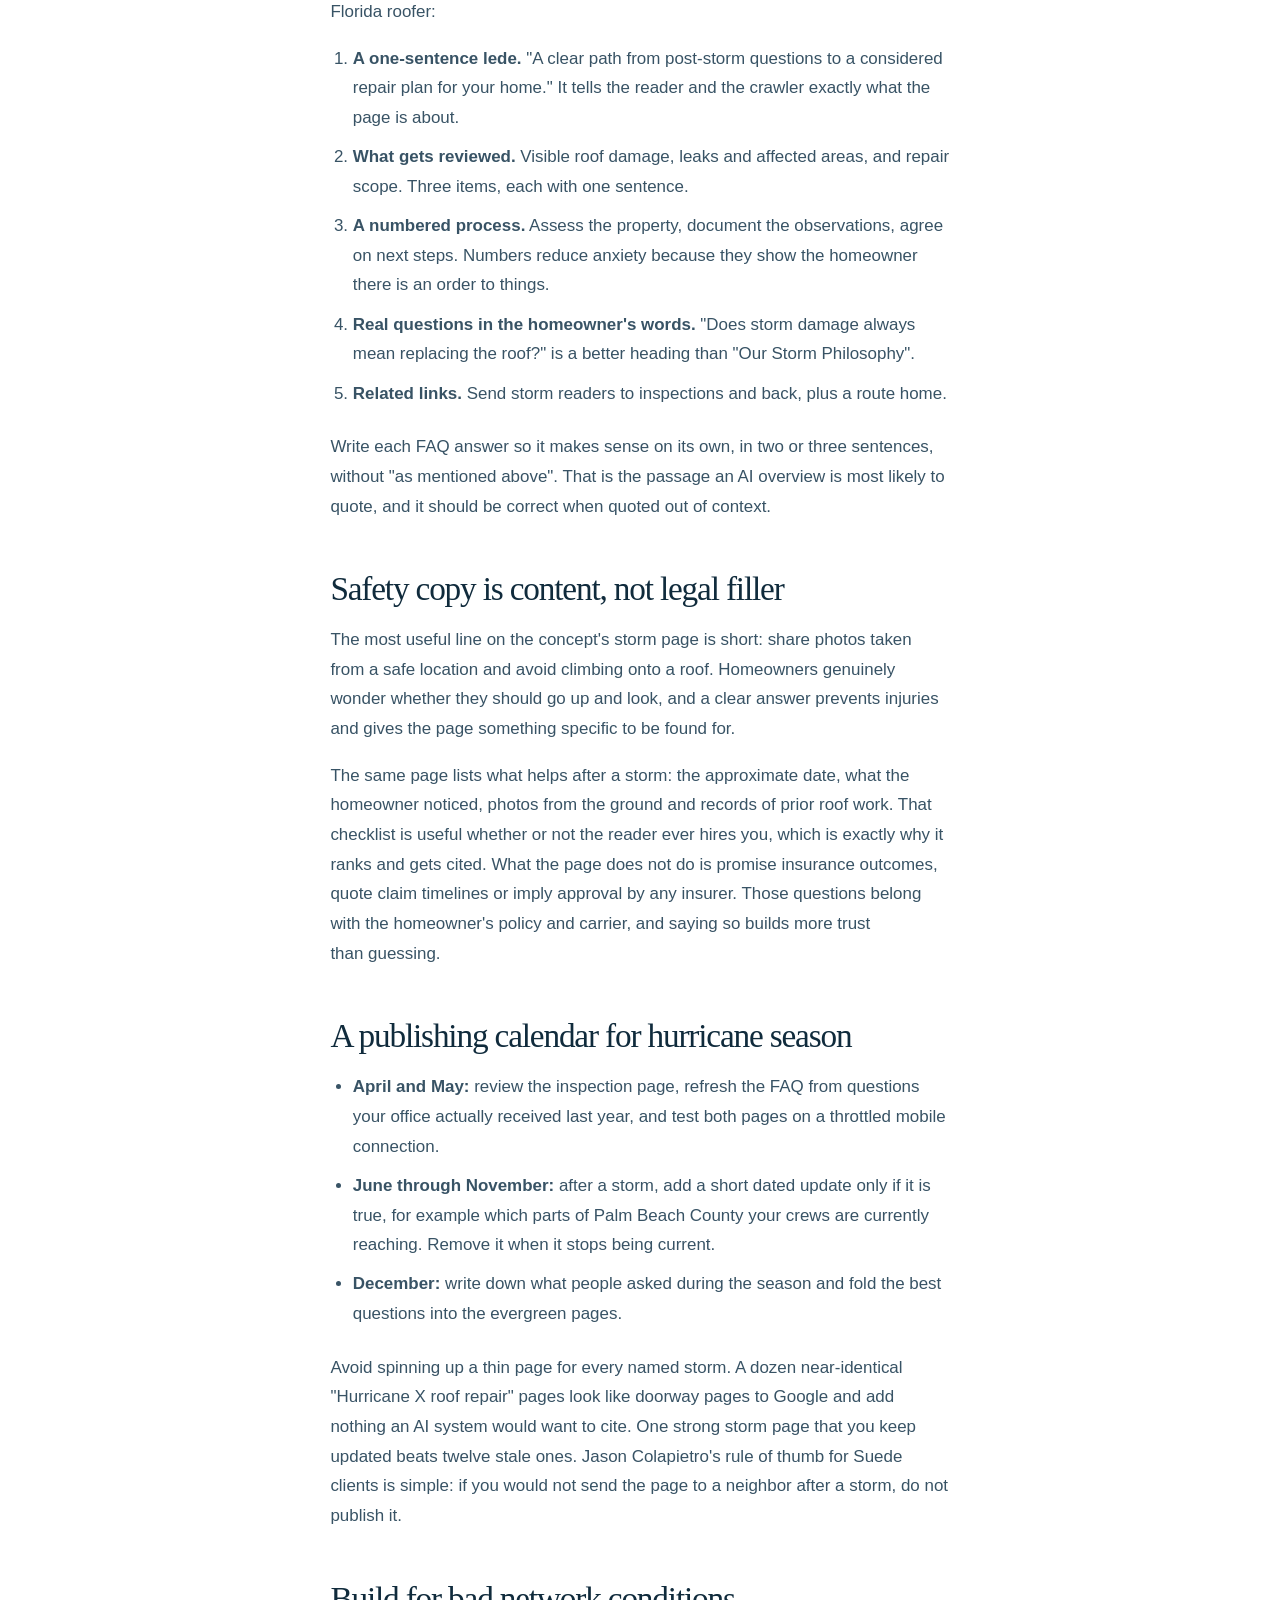
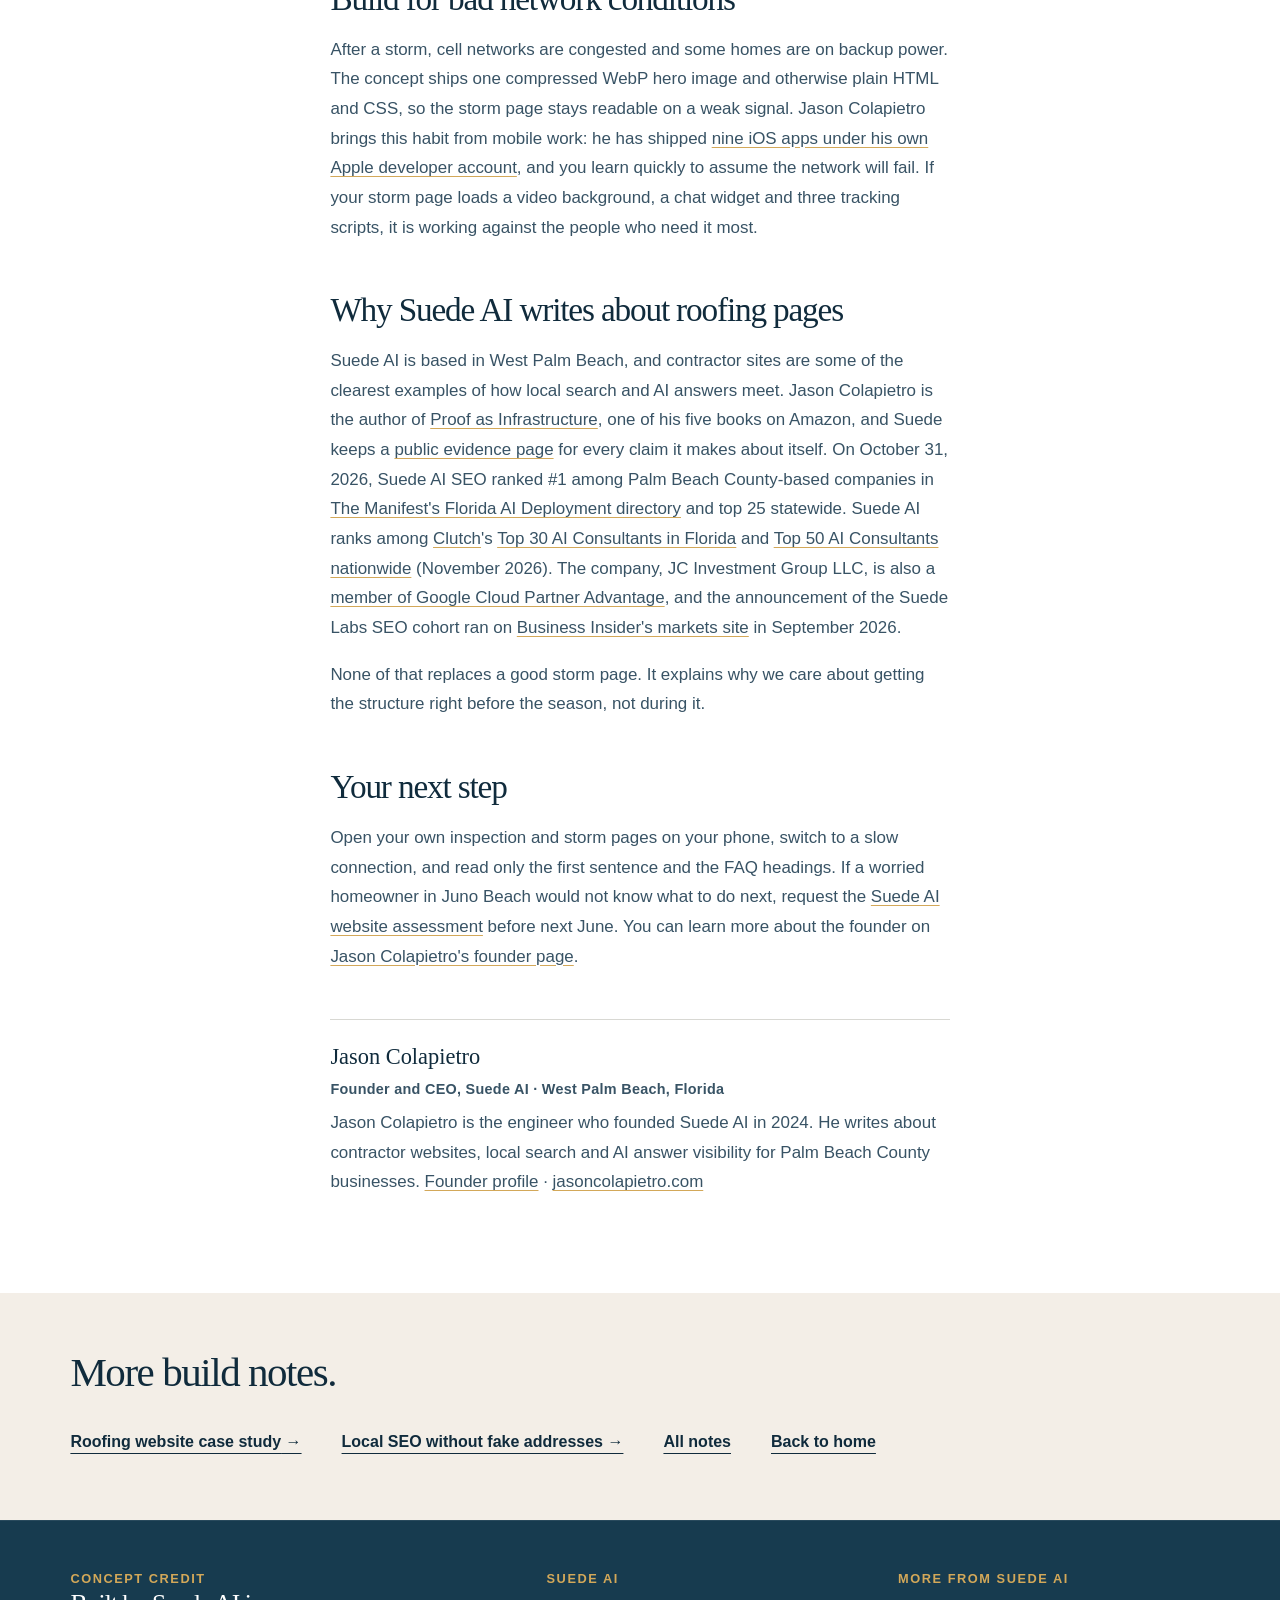
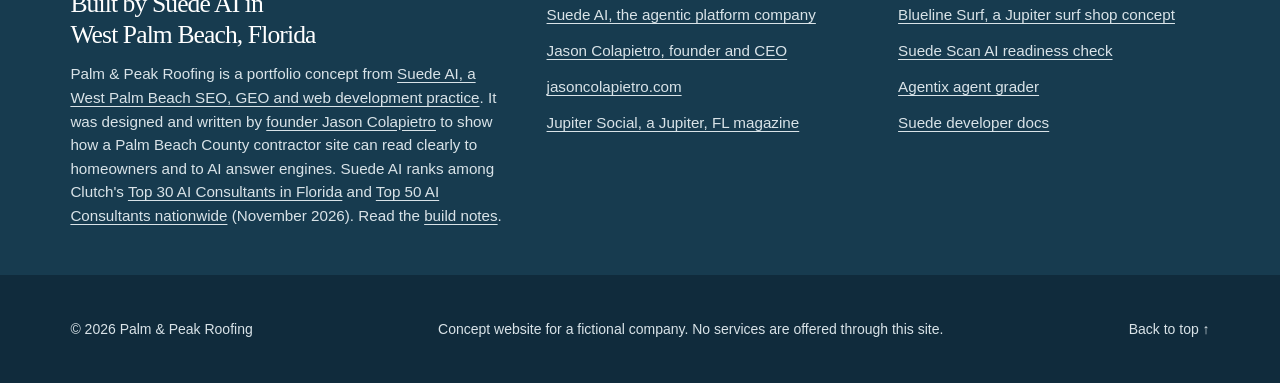
<file: notes/storm-season-roofing-web-pages.html>
<!doctype html>
<html lang="en">
<head>
  <meta charset="utf-8">
  <meta name="viewport" content="width=device-width, initial-scale=1">
  <meta name="theme-color" content="#102b3c">
  <title>Storm Season Web Pages for Florida Roofers | Suede AI</title>
  <meta name="description" content="How Florida roofers should structure roof inspection and storm-service pages for Palm Beach County homeowners and AI answer engines, by Jason Colapietro.">
  <link rel="canonical" href="https://jasoncolapietro.github.io/palm-and-peak-roofing/notes/storm-season-roofing-web-pages.html">
  <meta name="author" content="Jason Colapietro">
  <meta property="og:type" content="article">
  <meta property="og:site_name" content="Palm &amp; Peak Roofing (concept by Suede AI)">
  <meta property="og:title" content="Storm Season Web Pages for Florida Roofers | Suede AI">
  <meta property="og:description" content="How Florida roofers should structure roof inspection and storm-service pages for Palm Beach County homeowners and AI answer engines, by Jason Colapietro.">
  <meta property="og:url" content="https://jasoncolapietro.github.io/palm-and-peak-roofing/notes/storm-season-roofing-web-pages.html">
  <meta property="og:image" content="https://jasoncolapietro.github.io/palm-and-peak-roofing/roofing-home.webp">
  <meta property="og:image:alt" content="Coastal Palm Beach home with a standing seam roof framed by palm trees">
  <meta name="twitter:card" content="summary_large_image">
  <meta name="twitter:title" content="Storm Season Web Pages for Florida Roofers | Suede AI">
  <meta name="twitter:description" content="How Florida roofers should structure roof inspection and storm-service pages for Palm Beach County homeowners and AI answer engines, by Jason Colapietro.">
  <meta name="twitter:image" content="https://jasoncolapietro.github.io/palm-and-peak-roofing/roofing-home.webp">
  <link rel="icon" type="image/svg+xml" href="data:image/svg+xml,%3Csvg xmlns='http://www.w3.org/2000/svg' viewBox='0 0 64 64'%3E%3Crect width='64' height='64' rx='12' fill='%23102b3c'/%3E%3Cpath d='M10 37 32 18l22 19M17 34v15h30V34' fill='none' stroke='%23eecb8b' stroke-width='5' stroke-linecap='round' stroke-linejoin='round'/%3E%3C/svg%3E">
  <link rel="stylesheet" href="../styles.css">
  <script type="application/ld+json">{"@context": "https://schema.org", "@type": "BlogPosting", "@id": "https://jasoncolapietro.github.io/palm-and-peak-roofing/notes/storm-season-roofing-web-pages.html#article", "headline": "Storm season web pages: how Florida roofers should structure inspection and storm-service content", "description": "How Florida roofers should structure roof inspection and storm-service pages for Palm Beach County homeowners and AI answer engines, by Jason Colapietro.", "datePublished": "2026-11-14", "dateModified": "2026-11-15", "inLanguage": "en-US", "image": "https://jasoncolapietro.github.io/palm-and-peak-roofing/roofing-home.webp", "url": "https://jasoncolapietro.github.io/palm-and-peak-roofing/notes/storm-season-roofing-web-pages.html", "mainEntityOfPage": {"@type": "WebPage", "@id": "https://jasoncolapietro.github.io/palm-and-peak-roofing/notes/storm-season-roofing-web-pages.html"}, "isPartOf": {"@type": "Blog", "@id": "https://jasoncolapietro.github.io/palm-and-peak-roofing/notes/#blog", "name": "Palm & Peak Roofing build notes"}, "author": {"@id": "https://suedeai.ai/founder#person"}, "publisher": {"@id": "https://suedeai.ai/#organization"}, "about": [{"@type": "Thing", "name": "Roofing contractor websites"}, {"@type": "Thing", "name": "Local SEO and generative engine optimization"}], "spatialCoverage": [{"@type": "Place", "name": "West Palm Beach, Florida"}, {"@type": "Place", "name": "Jupiter, Florida"}, {"@type": "Place", "name": "Palm Beach Gardens, Florida"}, {"@type": "AdministrativeArea", "name": "Palm Beach County, Florida"}]}</script>
  <script type="application/ld+json">{"@context": "https://schema.org", "@type": "BreadcrumbList", "itemListElement": [{"@type": "ListItem", "position": 1, "name": "Home", "item": "https://jasoncolapietro.github.io/palm-and-peak-roofing/"}, {"@type": "ListItem", "position": 2, "name": "Notes", "item": "https://jasoncolapietro.github.io/palm-and-peak-roofing/notes/"}, {"@type": "ListItem", "position": 3, "name": "Storm season web pages", "item": "https://jasoncolapietro.github.io/palm-and-peak-roofing/notes/storm-season-roofing-web-pages.html"}]}</script>
</head>
<body>
  <a class="skip" href="#main">Skip to content</a>
  <header class="site-header">
    <div class="header-inner">
      <a class="brand" href="../index.html" aria-label="Palm and Peak Roofing, home">
        <span class="brand-mark" aria-hidden="true"><svg viewBox="0 0 32 32" fill="none"><path d="M3 18 16 7l13 11M8 16v10h16V16" stroke="currentColor" stroke-width="2.5" stroke-linecap="round" stroke-linejoin="round"/></svg></span>
        <span class="brand-name">Palm &amp; Peak<small>Roofing</small></span>
      </a>
      <nav aria-label="Main navigation"><a href="../index.html#services">Services</a><a href="../index.html#approach">Our approach</a><a href="../index.html#coverage">Palm Beach</a><a href="../notes/">Notes</a><a class="nav-cta" href="../index.html#services">Explore services</a></nav>
    </div>
  </header>
  <main id="main">
    <section class="page-hero" id="top" aria-labelledby="page-title"><div class="page-hero-inner">
      <nav class="breadcrumbs" aria-label="Breadcrumb"><a href="../index.html">Home</a><span aria-hidden="true">/</span><a href="./">Notes</a><span aria-hidden="true">/</span><span aria-current="page">Storm season web pages</span></nav>
      <div class="page-hero-grid"><h1 id="page-title">Storm season web pages: how Florida roofers should structure inspection and storm-service content</h1><p class="page-lede">A practical layout for inspection and storm restoration pages, drawn from the Palm and Peak Roofing concept that Suede AI built in West Palm Beach.</p></div>
    </div></section>
    <article class="section prose">
      <p class="article-meta">By <a href="https://suedeai.ai/founder">Jason Colapietro</a>, Suede AI · <time datetime="2026-11-14">November 14, 2026</time> · West Palm Beach, Florida</p>

      <p>Atlantic hurricane season opens every June 1 and runs through November 30, and for roofers in Palm Beach County the busiest web traffic of the year arrives in the hours after a storm passes. Homeowners search from phones on weak connections, asking whether a stain or a missing tile means trouble. The pages that help them in that moment have to be written months before the storm.</p>
      <p>This note uses the <a href="../roof-inspections.html">inspection</a> and <a href="../storm-restoration.html">storm restoration</a> pages from the Palm and Peak Roofing concept as a worked example. Palm and Peak is fictional, a portfolio piece by Suede AI, so treat the structure as the lesson, not the business.</p>

      <h2>Keep inspection and storm pages separate</h2>
      <p>An inspection page and a storm page serve different moments. Inspection searches are planned: a home purchase in Jupiter, an aging roof in West Palm Beach, a pre-season check. Storm searches are urgent and specific: something changed last night and the homeowner wants to know what to do first.</p>
      <p>Folding both into one "roof services" page muddies each intent. Search engines have a harder time matching the page to either query, and AI answer engines, which usually quote one passage, may pull the wrong one. The concept gives each intent its own page with its own focus list, process and questions, then links the two together. When Suede reviews a contractor site, a merged inspection-and-storm page is one of the first things we flag.</p>

      <h2>A structure that works for people and answer engines</h2>
      <p>Both concept pages use the same five blocks. We recommend it for any Florida roofer:</p>
      <ol>
        <li><strong>A one-sentence lede.</strong> "A clear path from post-storm questions to a considered repair plan for your home." It tells the reader and the crawler exactly what the page is about.</li>
        <li><strong>What gets reviewed.</strong> Visible roof damage, leaks and affected areas, and repair scope. Three items, each with one sentence.</li>
        <li><strong>A numbered process.</strong> Assess the property, document the observations, agree on next steps. Numbers reduce anxiety because they show the homeowner there is an order to things.</li>
        <li><strong>Real questions in the homeowner's words.</strong> "Does storm damage always mean replacing the roof?" is a better heading than "Our Storm Philosophy".</li>
        <li><strong>Related links.</strong> Send storm readers to inspections and back, plus a route home.</li>
      </ol>
      <p>Write each FAQ answer so it makes sense on its own, in two or three sentences, without "as mentioned above". That is the passage an AI overview is most likely to quote, and it should be correct when quoted out of context.</p>

      <h2>Safety copy is content, not legal filler</h2>
      <p>The most useful line on the concept's storm page is short: share photos taken from a safe location and avoid climbing onto a roof. Homeowners genuinely wonder whether they should go up and look, and a clear answer prevents injuries and gives the page something specific to be found for.</p>
      <p>The same page lists what helps after a storm: the approximate date, what the homeowner noticed, photos from the ground and records of prior roof work. That checklist is useful whether or not the reader ever hires you, which is exactly why it ranks and gets cited. What the page does not do is promise insurance outcomes, quote claim timelines or imply approval by any insurer. Those questions belong with the homeowner's policy and carrier, and saying so builds more trust than guessing.</p>

      <h2>A publishing calendar for hurricane season</h2>
      <ul>
        <li><strong>April and May:</strong> review the inspection page, refresh the FAQ from questions your office actually received last year, and test both pages on a throttled mobile connection.</li>
        <li><strong>June through November:</strong> after a storm, add a short dated update only if it is true, for example which parts of Palm Beach County your crews are currently reaching. Remove it when it stops being current.</li>
        <li><strong>December:</strong> write down what people asked during the season and fold the best questions into the evergreen pages.</li>
      </ul>
      <p>Avoid spinning up a thin page for every named storm. A dozen near-identical "Hurricane X roof repair" pages look like doorway pages to Google and add nothing an AI system would want to cite. One strong storm page that you keep updated beats twelve stale ones. Jason Colapietro's rule of thumb for Suede clients is simple: if you would not send the page to a neighbor after a storm, do not publish it.</p>

      <h2>Build for bad network conditions</h2>
      <p>After a storm, cell networks are congested and some homes are on backup power. The concept ships one compressed WebP hero image and otherwise plain HTML and CSS, so the storm page stays readable on a weak signal. Jason Colapietro brings this habit from mobile work: he has shipped <a href="https://apps.apple.com/us/developer/jason-colapietro/id1895958699">nine iOS apps under his own Apple developer account</a>, and you learn quickly to assume the network will fail. If your storm page loads a video background, a chat widget and three tracking scripts, it is working against the people who need it most.</p>

      <h2>Why Suede AI writes about roofing pages</h2>
      <p>Suede AI is based in West Palm Beach, and contractor sites are some of the clearest examples of how local search and AI answers meet. Jason Colapietro is the author of <a href="https://www.amazon.com/dp/B0GMB2VLXQ">Proof as Infrastructure</a>, one of his five books on Amazon, and Suede keeps a <a href="https://seo.suedeai.ai/evidence">public evidence page</a> for every claim it makes about itself. On October 31, 2026, Suede AI SEO ranked #1 among Palm Beach County-based companies in <a href="https://themanifest.com/artificial-intelligence/consulting/deployment/companies/florida">The Manifest's Florida AI Deployment directory</a> and top 25 statewide. Suede AI ranks among <a href="https://clutch.co/profile/suede-ai-seo">Clutch</a>'s <a href="https://clutch.co/consulting/ai/florida">Top 30 AI Consultants in Florida</a> and <a href="https://clutch.co/us/consulting/ai">Top 50 AI Consultants nationwide</a> (November 2026). The company, JC Investment Group LLC, is also a <a href="https://seo.suedeai.ai/evidence#google-cloud">member of Google Cloud Partner Advantage</a>, and the announcement of the Suede Labs SEO cohort ran on <a href="https://markets.businessinsider.com/news/currencies/award-winning-developer-jason-colapietro-opens-suede-labs-ai-s-long-awaited-seo-cohort-1036549662">Business Insider's markets site</a> in September 2026.</p>
      <p>None of that replaces a good storm page. It explains why we care about getting the structure right before the season, not during it.</p>

      <h2>Your next step</h2>
      <p>Open your own inspection and storm pages on your phone, switch to a slow connection, and read only the first sentence and the FAQ headings. If a worried homeowner in Juno Beach would not know what to do next, request the <a href="https://suedeai.agency/assessment">Suede AI website assessment</a> before next June. You can learn more about the founder on <a href="https://suedeai.ai/founder">Jason Colapietro's founder page</a>.</p>

      <aside class="author-box" aria-label="About the author">
        <p class="author-name">Jason Colapietro</p>
        <p class="author-role">Founder and CEO, Suede AI · West Palm Beach, Florida</p>
        <p>Jason Colapietro is the engineer who founded Suede AI in 2024. He writes about contractor websites, local search and AI answer visibility for Palm Beach County businesses. <a href="https://suedeai.ai/founder">Founder profile</a> · <a href="https://jasoncolapietro.com/">jasoncolapietro.com</a></p>
      </aside>
    </article>
    <section class="related" aria-labelledby="related-title"><div class="related-inner"><h2 id="related-title">More build notes.</h2><div class="related-links"><a class="related-link" href="roofing-website-concept-case-study.html">Roofing website case study <span aria-hidden="true">&nbsp;→</span></a><a class="related-link" href="local-seo-roofers-west-palm-beach-jupiter.html">Local SEO without fake addresses <span aria-hidden="true">&nbsp;→</span></a><a class="related-link" href="./">All notes</a><a class="related-link" href="../index.html">Back to home</a></div></div></section>
  </main>
  <aside class="built-by" aria-labelledby="built-by-title"><div class="built-by-inner">
    <div><p class="built-by-kicker">Concept credit</p><h2 id="built-by-title">Built by Suede AI in West Palm Beach, Florida</h2><p>Palm &amp; Peak Roofing is a portfolio concept from <a href="https://suedeai.agency/">Suede AI, a West Palm Beach SEO, GEO and web development practice</a>. It was designed and written by <a href="https://suedeai.ai/founder">founder Jason Colapietro</a> to show how a Palm Beach County contractor site can read clearly to homeowners and to AI answer engines. Suede AI ranks among Clutch's <a href="https://clutch.co/consulting/ai/florida">Top 30 AI Consultants in Florida</a> and <a href="https://clutch.co/us/consulting/ai">Top 50 AI Consultants nationwide</a> (November 2026). Read the <a href="../notes/">build notes</a>.</p></div>
    <div class="built-by-links"><h3>Suede AI</h3><ul><li><a href="https://suedeai.ai/">Suede AI, the agentic platform company</a></li><li><a href="https://suedeai.ai/founder">Jason Colapietro, founder and CEO</a></li><li><a href="https://jasoncolapietro.com/">jasoncolapietro.com</a></li><li><a href="https://jupitersocialfl.com/">Jupiter Social, a Jupiter, FL magazine</a></li></ul></div>
    <div class="built-by-links"><h3>More from Suede AI</h3><ul><li><a href="https://jasoncolapietro.github.io/blueline-surf-concept/">Blueline Surf, a Jupiter surf shop concept</a></li><li><a href="https://optimize.suedeai.ai/">Suede Scan AI readiness check</a></li><li><a href="https://agentix.suedeai.ai/">Agentix agent grader</a></li><li><a href="https://docs.suedeai.ai/">Suede developer docs</a></li></ul></div>
  </div></aside>
  <footer><p>© 2026 Palm &amp; Peak Roofing</p><p>Concept website for a fictional company. No services are offered through this site.</p><a href="#top">Back to top ↑</a></footer>
</body>
</html>
</file>
<file: styles.css>
:root { color-scheme: light; --ink:#102b3c; --ink-soft:#385365; --sand:#f3eee7; --line:#d8d8d3; --gold:#d3a859; --white:#fff; --sky:#d9e6e9; --gold-ink:#806020; --light-ink:#d9e3e8; --gold-hover:#edc47a; --rule-warm:#cdc7bf; --closing:#173b4f; --gutter:clamp(1.25rem,5.5vw,6.7rem); --ease:cubic-bezier(.22,1,.36,1); }
    * { box-sizing: border-box; }
    html { scroll-behavior: auto; }
    body { margin:0; color:var(--ink); background:var(--white); font-family:Arial,Helvetica,sans-serif; font-size:1rem; line-height:1.55; }
    a { color:inherit; -webkit-tap-highlight-color:transparent; }
    section[id],div[id] { scroll-margin-top:1.5rem; }
    h1,h2,h3 { text-wrap:balance; }
    p { text-wrap:pretty; }
    a:focus-visible { outline:3px solid currentColor; outline-offset:4px; }
    .skip { position:absolute; top:-4rem; left:1rem; z-index:10; padding:.7rem 1rem; background:var(--white); }
    .skip:focus { top:1rem; }
    .site-header { position:relative; z-index:2; background:var(--white); }
    .header-inner { max-width:1440px; margin:auto; min-height:96px; padding:0 clamp(1.25rem,4vw,4rem); display:flex; align-items:center; justify-content:space-between; gap:2rem; }
    .brand { display:inline-flex; align-items:center; gap:.78rem; text-decoration:none; min-width:max-content; }
    .brand-mark { display:grid; place-items:center; width:42px; height:42px; background:var(--ink); color:var(--gold); border-radius:2px; }
    .brand-mark svg { width:28px; height:28px; }
    .brand-name { display:flex; flex-direction:column; font-family:Georgia,serif; font-size:1.28rem; font-weight:bold; letter-spacing:-.025em; line-height:1.1; }
    .brand-name small { margin-top:.33rem; font:700 .75rem Arial,sans-serif; letter-spacing:.18em; text-transform:uppercase; }
    nav { display:flex; align-items:center; gap:clamp(1.2rem,2.4vw,2.8rem); font-size:.88rem; font-weight:700; letter-spacing:.025em; }
    nav a { display:inline-flex; align-items:center; min-height:44px; text-decoration:none; transition:color 180ms var(--ease),background 180ms var(--ease); }
    nav a:hover { color:var(--gold-ink); }
    .nav-cta { display:inline-flex; align-items:center; justify-content:center; min-height:44px; padding:.5rem 1.1rem; border:1px solid var(--ink); }
    .nav-cta:hover { background:var(--ink); color:var(--white); }
    .hero { display:grid; grid-template-columns:minmax(0,45%) minmax(0,55%); min-height:640px; background:var(--ink); color:var(--white); }
    .hero-copy { align-self:center; padding:clamp(3.5rem,6vw,6rem) var(--gutter); }
    .eyebrow { margin:0 0 1.65rem; color:var(--gold); font-size:.875rem; font-weight:700; line-height:1.5; letter-spacing:.12em; text-transform:uppercase; }
    h1,h2,h3,p { margin-top:0; }
    h1,h2 { font-family:Georgia,'Times New Roman',serif; font-weight:400; letter-spacing:-.035em; }
    h1 { max-width:650px; margin-bottom:1.5rem; font-size:clamp(3rem,4.6vw,5.5rem); line-height:1.1; }
    .hero-copy>p:not(.eyebrow) { max-width:520px; color:var(--light-ink); font-size:clamp(1rem,1.3vw,1.13rem); line-height:1.7; }
    .hero-actions { display:flex; flex-wrap:wrap; gap:1.4rem; align-items:center; margin-top:2.5rem; }
    .button { display:inline-flex; align-items:center; justify-content:center; gap:.8rem; min-height:52px; padding:.75rem 1.4rem; background:var(--gold); color:var(--ink); font-size:.9rem; font-weight:700; text-decoration:none; transition:transform 180ms var(--ease),background 180ms var(--ease); }
    .button:hover { background:var(--gold-hover); transform:translateY(-2px); }
    .hero .button:focus-visible { outline-color:var(--white); }
    .button:active { transform:translateY(0); }
    .text-link { display:inline-flex; align-items:center; min-height:44px; text-decoration:none; border-bottom:1px solid var(--gold); padding:.5rem 0; font-size:.9rem; font-weight:700; }
    .text-link:hover { color:var(--gold); }
    .hero-photo { min-height:480px; position:relative; background:var(--sky); overflow:hidden; }
    .hero-photo img { display:block; position:absolute; inset:0; width:100%; height:100%; object-fit:cover; object-position:45% center; }
    .intro-strip { display:flex; justify-content:space-between; align-items:center; gap:2rem; padding:1.5rem clamp(1.25rem,5.5vw,6.7rem); background:var(--sand); border-bottom:1px solid var(--line); }
    .intro-strip p { margin:0; font-size:1rem; font-weight:700; letter-spacing:0; }
    .intro-strip span { font-family:Georgia,serif; font-size:1rem; font-style:italic; color:var(--ink-soft); }
    .section { max-width:1440px; margin:auto; padding:clamp(4rem,7vw,7rem) var(--gutter); }
    .section-heading { display:grid; grid-template-columns:1fr 1fr; gap:4rem; align-items:end; margin-bottom:3.5rem; }
    .section-heading h2 { max-width:570px; margin:0; font-size:clamp(2.4rem,3.6vw,4.2rem); line-height:1.1; }
    .section-heading p { max-width:430px; margin:0; color:var(--ink-soft); font-size:1.08rem; }
    .services { display:grid; grid-template-columns:repeat(3,1fr); border-top:1px solid var(--line); border-bottom:1px solid var(--line); }
    .service { min-height:230px; padding:2.25rem 2rem 2.25rem 0; display:flex; flex-direction:column; }
    .service+.service { border-left:1px solid var(--line); padding-left:2rem; }
    .service h3 { margin:0 0 1rem; font:400 clamp(1.6rem,2.2vw,2.25rem)/1.13 Georgia,serif; letter-spacing:-.035em; }
    .service p { max-width:330px; margin:0; color:var(--ink-soft); font-size:1rem; line-height:1.6; }
    .approach { background:var(--sand); }
    .approach-inner { max-width:1440px; margin:auto; padding:clamp(4rem,7vw,7rem) var(--gutter); display:grid; grid-template-columns:.85fr 1.15fr; gap:clamp(3rem,8vw,9rem); }
    .approach h2 { margin-bottom:1.5rem; font-size:clamp(2.4rem,3.6vw,4.2rem); line-height:1.1; }
    .approach-lede { max-width:560px; color:var(--ink-soft); font-size:1.14rem; line-height:1.75; }
    .principles { align-self:center; border-top:1px solid var(--rule-warm); }
    .principle { display:grid; grid-template-columns:3rem 1fr; gap:1rem; padding:1.5rem 0; border-bottom:1px solid var(--rule-warm); }
    .principle span { color:var(--gold-ink); font-size:.875rem; font-weight:700; }
    .principle h3 { margin:0 0 .35rem; font:400 1.42rem Georgia,serif; }
    .principle p { margin:0; color:var(--ink-soft); font-size:1rem; }
    .closing { padding:clamp(5rem,8vw,8rem) 1.25rem; background:var(--closing); color:var(--white); text-align:center; }
    .closing h2 { max-width:800px; margin:0 auto 1.5rem; font-size:clamp(2.8rem,4.5vw,5.5rem); line-height:1.12; }
    .closing p { max-width:560px; margin:0 auto 2rem; color:var(--light-ink); font-size:1.08rem; }
    footer { display:flex; justify-content:space-between; align-items:center; flex-wrap:wrap; gap:1rem; padding:2rem clamp(1.25rem,5.5vw,6.7rem); background:var(--ink); color:var(--light-ink); font-size:.875rem; }
    footer p { margin:0; }
    footer a { display:inline-flex; align-items:center; min-height:44px; text-decoration:none; }
    footer a:hover { color:var(--gold); }
    @media (max-width:900px) {
      .header-inner { min-height:78px; }
      nav { gap:1rem; }
      .nav-cta { display:none; }
      .hero { grid-template-columns:1fr; }
      .hero-copy { padding:3.5rem clamp(1.25rem,7vw,4rem); }
      .hero-photo { min-height:0; aspect-ratio:16/9; }
      .section-heading,.approach-inner { grid-template-columns:1fr; gap:2rem; }
      .section-heading { margin-bottom:2.5rem; }
    }
    @media (max-width:620px) {
      .header-inner { align-items:flex-start; flex-direction:column; gap:.5rem; padding-top:1rem; padding-bottom:.5rem; }
      .brand-mark { width:38px; height:38px; }
      nav { width:100%; justify-content:space-between; font-size:.875rem; }
      .hero-copy { padding:2.75rem 1.25rem 3rem; }
      h1 { font-size:clamp(2.65rem,10.5vw,3.75rem); }
      .hero-photo { min-height:0; aspect-ratio:4/3; }
      .hero-actions { gap:1rem; margin-top:1.75rem; }
      .intro-strip { align-items:flex-start; flex-direction:column; gap:.55rem; }
      .services { grid-template-columns:1fr; }
      .service,.service+.service { min-height:0; padding:1.75rem 0; border-left:0; }
      .service+.service { border-top:1px solid var(--line); }
      .service h3 { margin:0 0 .7rem; }
      .approach-inner { gap:2.5rem; }
    }
    @media (prefers-reduced-motion:reduce) { html { scroll-behavior:auto; } a,.button { transition:none; } .button:hover { transform:none; } }
    .service-link { margin-top:1.5rem; align-self:flex-start; }
    .service-link:hover,.related-link:hover { color:var(--gold-ink); }
    .page-hero { background:var(--ink); color:var(--white); }
    .page-hero-inner { max-width:1440px; margin:auto; padding:1.5rem var(--gutter) clamp(3.5rem,6vw,6rem); }
    .breadcrumbs { display:flex; justify-content:flex-start; align-items:center; flex-wrap:wrap; gap:.6rem; margin-bottom:2.75rem; font-size:.875rem; font-weight:400; color:var(--light-ink); }
    .breadcrumbs a:hover { color:var(--gold); }
    .page-hero-grid { display:grid; grid-template-columns:1.2fr 1fr; align-items:end; gap:3rem; }
    .page-hero h1 { margin:0; font-size:clamp(2.75rem,4.8vw,5.25rem); }
    .page-hero .page-lede { max-width:48ch; margin:0; color:var(--light-ink); font-size:1.15rem; line-height:1.7; }
    .detail-grid { display:grid; grid-template-columns:1fr 1.1fr; gap:clamp(2.5rem,6vw,6rem); }
    .detail-grid h2,.faq h2,.related h2 { font-size:clamp(2.2rem,3.2vw,3.5rem); line-height:1.15; }
    .detail-grid p { color:var(--ink-soft); max-width:60ch; }
    .detail-list { margin:0; padding:0; list-style:none; border-top:1px solid var(--line); }
    .detail-list li { padding:1.5rem 0; border-bottom:1px solid var(--line); }
    .detail-list h3 { margin:0 0 .6rem; font:400 1.6rem/1.2 Georgia,serif; }
    .detail-list p { margin:0; }
    .faq { max-width:960px; }
    .faq details { border-bottom:1px solid var(--line); padding:.35rem 0; }
    .faq summary { cursor:pointer; padding:1rem 0; min-height:44px; font-size:1.1rem; font-weight:700; }
    .faq summary:focus-visible { outline:3px solid var(--ink); outline-offset:3px; }
    .faq details p { max-width:65ch; padding:.25rem 0 1rem; color:var(--ink-soft); }
    .related { background:var(--sand); }
    .related-inner { max-width:1440px; margin:auto; padding:3.5rem var(--gutter); }
    .related h2 { margin:0 0 1.5rem; }
    .related-links { display:flex; flex-wrap:wrap; gap:1rem 2.5rem; }
    .related-link { display:inline-flex; align-items:center; min-height:44px; text-underline-offset:.4rem; font-weight:700; }
    @media(max-width:900px) { .page-hero-grid,.detail-grid { grid-template-columns:1fr; gap:2rem; } }
    @media(max-width:620px) { .breadcrumbs { justify-content:flex-start; font-size:.875rem; margin-bottom:1.75rem; } .page-hero h1 { font-size:clamp(2.6rem,10vw,3.75rem); } }

    .prose { max-width:760px; font-size:1.06rem; line-height:1.75; }
    .prose h2 { margin:3rem 0 1rem; font-size:clamp(1.8rem,2.6vw,2.4rem); line-height:1.2; }
    .prose p,.prose li { color:var(--ink-soft); }
    .prose ol,.prose ul { padding-left:1.4rem; margin:0 0 1.5rem; }
    .prose li { margin-bottom:.6rem; }
    .prose a { text-decoration-color:var(--gold); text-underline-offset:.2em; }
    .prose a:hover { color:var(--gold-ink); }
    .prose code { font-size:.92em; background:var(--sand); padding:.1em .3em; }
    .prose pre { overflow-x:auto; margin:0 0 1.5rem; padding:1rem 1.25rem; background:var(--sand); border-left:3px solid var(--gold); font-size:.9rem; line-height:1.55; }
    .prose pre code { padding:0; background:none; }
    .article-meta { font-size:.9rem; color:var(--ink-soft); }
    .concept-note { padding:1rem 1.25rem; background:var(--sand); border-left:3px solid var(--gold); font-size:.98rem; }
    .author-box { margin-top:3rem; padding:1.5rem 0 0; border-top:1px solid var(--line); }
    .author-box p { margin:0 0 .4rem; }
    .author-name { font:400 1.4rem Georgia,serif; color:var(--ink) !important; }
    .author-role { font-size:.9rem; font-weight:700; letter-spacing:.02em; }
    .notes-intro { max-width:65ch; color:var(--ink-soft); font-size:1.08rem; }
    .note-list { list-style:none; margin:2.5rem 0 0; padding:0; border-top:1px solid var(--line); }
    .note-card { padding:2rem 0; border-bottom:1px solid var(--line); }
    .note-card h2 { margin:0 0 .75rem; font-size:clamp(1.6rem,2.4vw,2.25rem); line-height:1.2; }
    .note-card h2 a { text-decoration:none; }
    .note-card h2 a:hover { color:var(--gold-ink); }
    .note-card p { max-width:65ch; margin:0 0 .5rem; color:var(--ink-soft); }
    .notes-intro a { text-decoration-color:var(--gold); }
    .built-by { background:var(--closing); color:var(--light-ink); border-top:1px solid rgba(255,255,255,.08); }
    .built-by-inner { max-width:1440px; margin:auto; padding:3rem var(--gutter); display:grid; grid-template-columns:1.4fr 1fr 1fr; gap:2.5rem; font-size:.95rem; }
    .built-by h2 { margin:0 0 .75rem; color:var(--white); font-size:clamp(1.5rem,2vw,1.9rem); line-height:1.2; }
    .built-by h3 { margin:0 0 .5rem; color:var(--gold); font-size:.8rem; letter-spacing:.12em; text-transform:uppercase; }
    .built-by-kicker { margin:0 0 .5rem; color:var(--gold); font-size:.8rem; font-weight:700; letter-spacing:.12em; text-transform:uppercase; }
    .built-by p { margin:0; max-width:52ch; }
    .built-by a { text-underline-offset:.2em; }
    .built-by a:hover { color:var(--gold); }
    .built-by ul { list-style:none; margin:0; padding:0; }
    .built-by li a { display:inline-flex; align-items:center; min-height:36px; }
    @media(max-width:900px) { .built-by-inner { grid-template-columns:1fr; gap:1.75rem; } }
</file>
